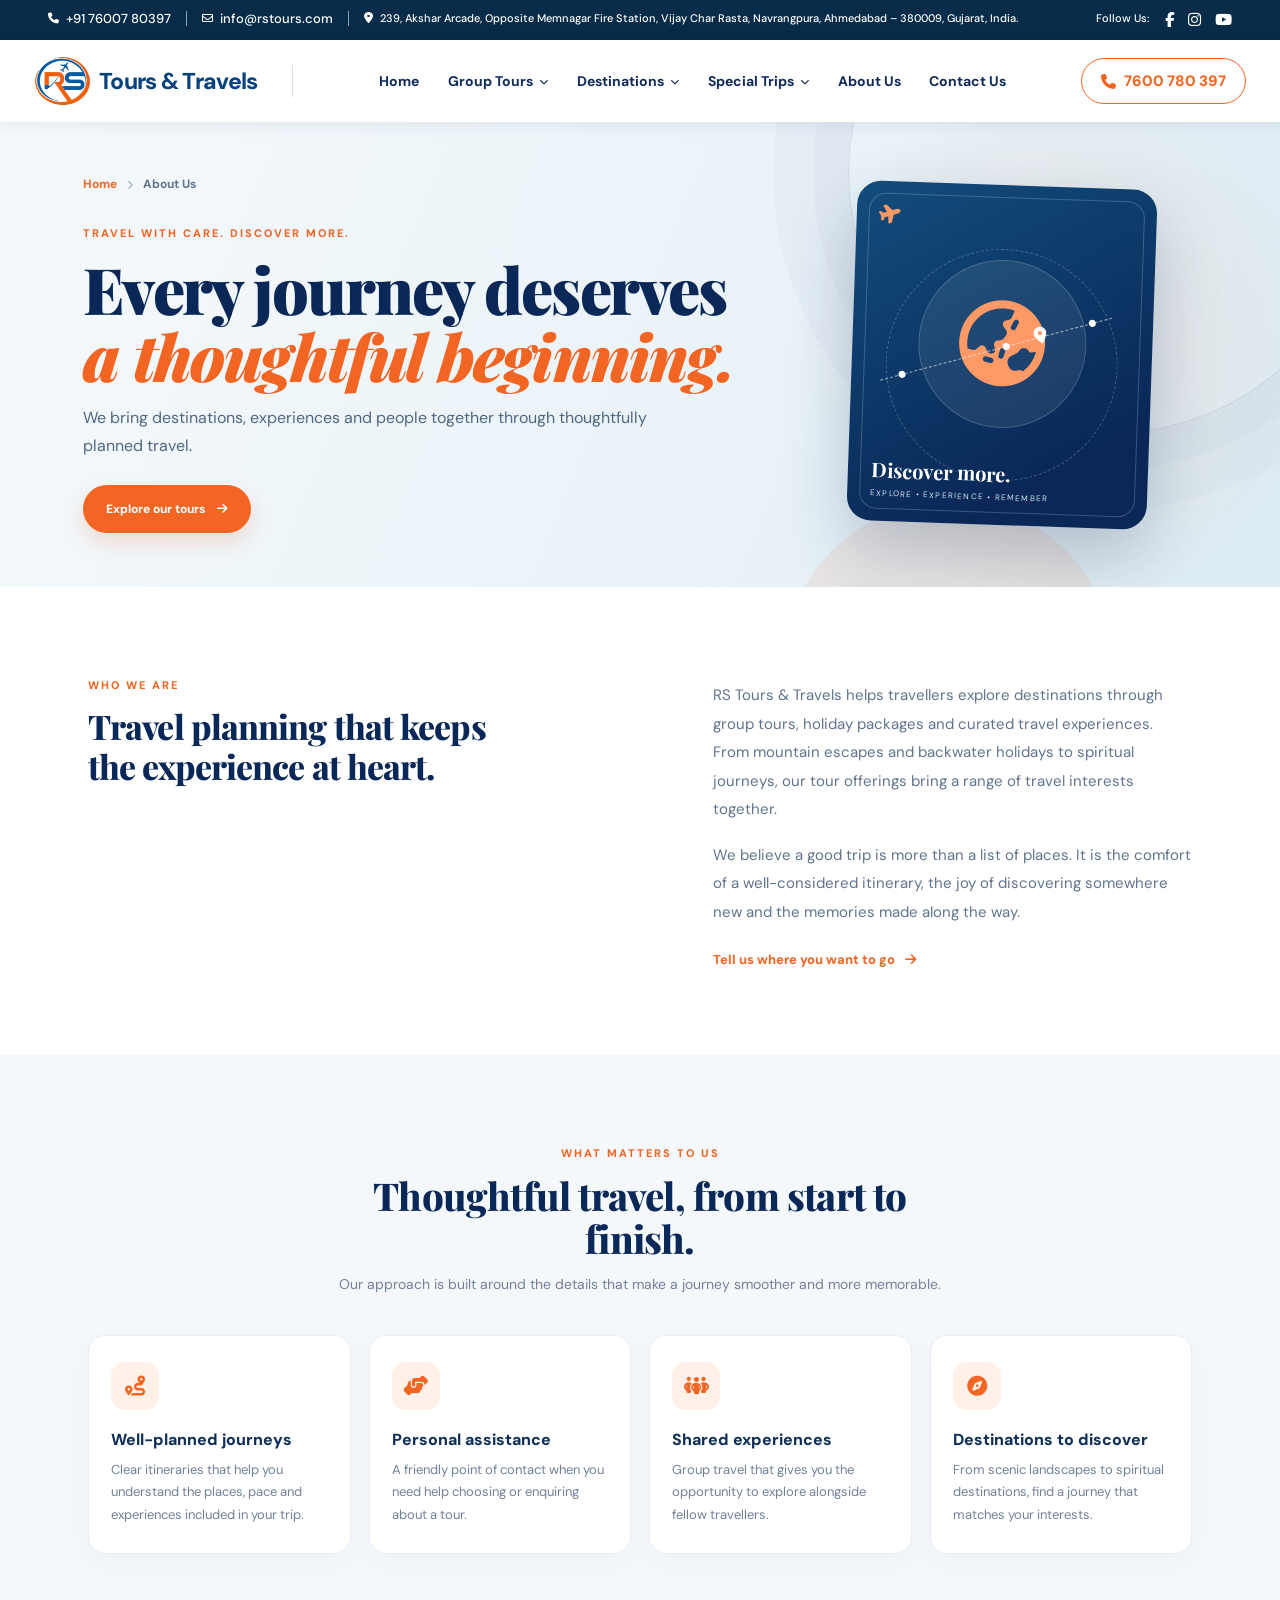
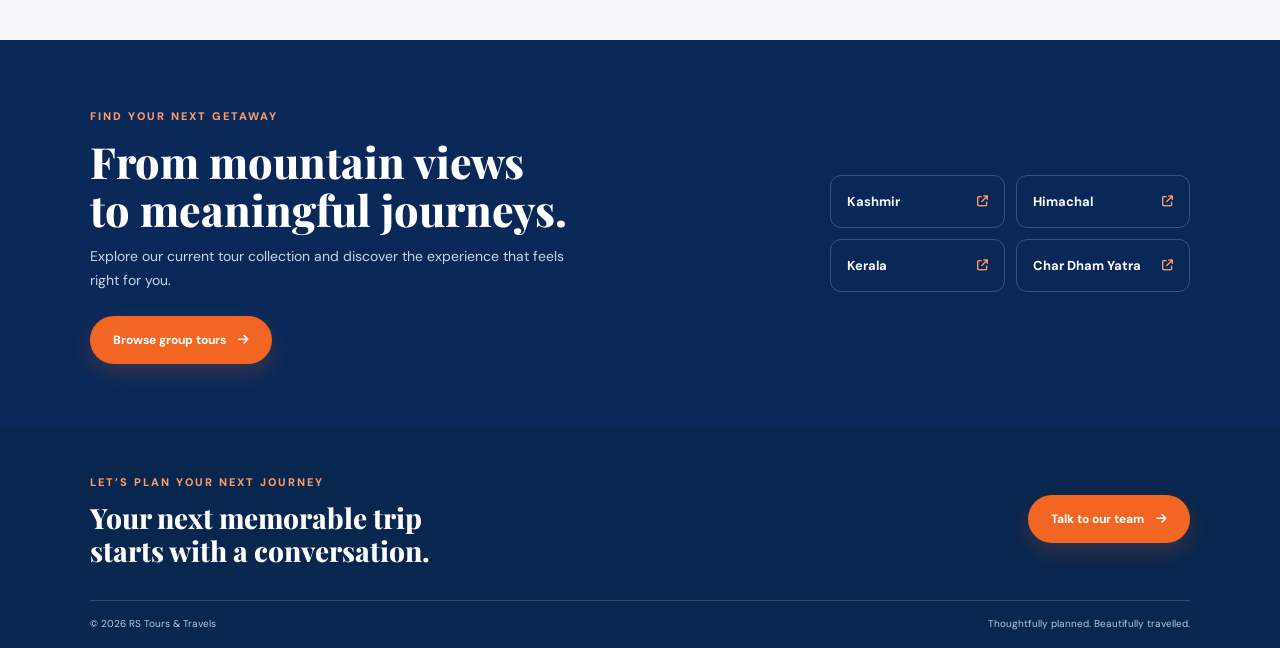
<file: about-us.html>
<!doctype html><html lang="en"><head><meta charset="UTF-8"><meta name="viewport" content="width=device-width, initial-scale=1.0">
<meta name="description" content="Learn about RS Tours & Travels and our approach to thoughtfully planned group tours and holiday experiences."><title>About Us | RS Tours &amp; Travels</title>
<link rel="preconnect" href="https://fonts.googleapis.com"><link rel="preconnect" href="https://fonts.gstatic.com" crossorigin>
<link href="https://fonts.googleapis.com/css2?family=DM+Sans:wght@400;500;600;700;800&family=Playfair+Display:wght@700;800;900&display=swap" rel="stylesheet">
<link rel="stylesheet" href="https://cdnjs.cloudflare.com/ajax/libs/font-awesome/6.5.2/css/all.min.css"><link rel="stylesheet" href="css/style.css"><link rel="stylesheet" href="css/shared.css"><link rel="stylesheet" href="css/info-pages.css"></head><body class="info-page"><div class="top-strip"><div class="top-strip-inner"><div class="top-contact"><a href="tel:+917600780397"><i class="fa-solid fa-phone"></i> +91 76007 80397</a><i class="top-separator"></i><a href="mailto:info@rstours.com"><i class="fa-regular fa-envelope"></i> info@rstours.com</a><i class="top-separator"></i><span class="top-address"><i class="fa-solid fa-location-dot"></i> 239, Akshar Arcade, Opposite Memnagar Fire Station, Vijay Char Rasta, Navrangpura, Ahmedabad – 380009, Gujarat, India.</span></div><div class="socials"><span>Follow Us:</span><a href="#" aria-label="Facebook"><i class="fa-brands fa-facebook-f"></i></a><a href="#" aria-label="Instagram"><i class="fa-brands fa-instagram"></i></a><a href="#" aria-label="YouTube"><i class="fa-brands fa-youtube"></i></a></div></div></div><header class="site-header"><div class="nav-wrap">
<a class="brand" href="index.html" aria-label="RS Tours and Travels home"><img class="brand-logo" src="images/rs-logo-mark.webp" alt="RS Tours &amp; Travels logo"><span class="brand-name">Tours &amp; Travels</span></a><span class="brand-divider"></span>
<button class="menu-toggle" aria-label="Toggle navigation" aria-expanded="false"><span class="menu-icon"><i class="fa-solid fa-bars"></i></span></button>
<nav class="main-nav" aria-label="Main navigation">
<a class="nav-link" href="index.html">Home</a>
<div class="nav-dropdown"><a class="nav-link" href="group-tours.html">Group Tours <i class="fa-solid fa-chevron-down"></i></a><div class="submenu">
<a href="kerala-itinerary.html">Kerala Group Tour</a><a href="haridwar-itinerary.html">Haridwar &amp; North India Tour</a><a href="nainital-itinerary.html">Nainital &amp; Uttarakhand Tour</a><a href="himachal-itinerary.html">Himachal Group Tour</a><a href="kashmir-itinerary.html">Kashmir Group Tour</a><a href="braj-spiritual-itinerary.html">Braj Spiritual Tour</a><a href="chardham-itinerary.html">Char Dham Yatra</a>
</div></div>
<div class="nav-dropdown"><a class="nav-link" href="index.html#destinations">Destinations <i class="fa-solid fa-chevron-down"></i></a><div class="submenu"><a href="kashmir-itinerary.html">Kashmir</a><a href="himachal-itinerary.html">Himachal</a><a href="nainital-itinerary.html">Nainital &amp; Uttarakhand</a><a href="kerala-itinerary.html">Kerala</a><a href="haridwar-itinerary.html">Haridwar &amp; North India</a><a href="braj-spiritual-itinerary.html">Braj Spiritual</a><a href="chardham-itinerary.html">Char Dham Yatra</a></div></div>
<div class="nav-dropdown"><a class="nav-link" href="index.html#special">Special Trips <i class="fa-solid fa-chevron-down"></i></a><div class="submenu"><a href="index.html#special">Honeymoon Trips</a><a href="index.html#special">Ladies’ Special</a><a href="index.html#special">Senior Citizen Tours</a><a href="index.html#special">Corporate Tours</a></div></div>
<a class="nav-link" href="about-us.html">About Us</a><a class="nav-link" href="contact-us.html">Contact Us</a>
</nav><a class="phone-pill" href="tel:+917600780397"><i class="fa-solid fa-phone"></i><span>7600 780 397</span></a></div></header><main>
<section class="info-hero about-hero"><div class="info-hero-inner"><div class="info-breadcrumb"><a href="index.html">Home</a><i class="fa-solid fa-chevron-right"></i><span>About Us</span></div><span class="info-eyebrow">TRAVEL WITH CARE. DISCOVER MORE.</span><h1>Every journey deserves<br><em>a thoughtful beginning.</em></h1><p>We bring destinations, experiences and people together through thoughtfully planned travel.</p><a class="info-primary-btn" href="group-tours.html">Explore our tours <i class="fa-solid fa-arrow-right"></i></a></div><div class="hero-deco" aria-hidden="true">
  <div class="hero-deco-top"><span>RS TOURS &amp; TRAVELS</span><i class="fa-solid fa-plane"></i></div>
  <div class="hero-deco-globe"><i class="fa-solid fa-earth-asia"></i></div>
  <div class="hero-deco-route"><span></span><span></span><span></span><i class="fa-solid fa-location-dot"></i></div>
  <div class="hero-deco-bottom"><b>Discover more.</b><small>Explore • Experience • Remember</small></div>
</div></section>
<section class="info-section about-intro"><div class="info-section-heading"><span class="info-eyebrow">WHO WE ARE</span><h2><span class="heading-line">Travel planning that keeps</span><span class="heading-line">the experience at heart.</span></h2></div><div class="about-intro-copy"><p>RS Tours &amp; Travels helps travellers explore destinations through group tours, holiday packages and curated travel experiences. From mountain escapes and backwater holidays to spiritual journeys, our tour offerings bring a range of travel interests together.</p><p>We believe a good trip is more than a list of places. It is the comfort of a well-considered itinerary, the joy of discovering somewhere new and the memories made along the way.</p><a class="text-link" href="contact-us.html">Tell us where you want to go <i class="fa-solid fa-arrow-right"></i></a></div></section>
<section class="about-values"><div class="info-section"><div class="info-section-heading centered"><span class="info-eyebrow">WHAT MATTERS TO US</span><h2>Thoughtful travel, from start to finish.</h2><p>Our approach is built around the details that make a journey smoother and more memorable.</p></div><div class="value-grid">
<article class="value-card"><span><i class="fa-solid fa-route"></i></span><h3>Well-planned journeys</h3><p>Clear itineraries that help you understand the places, pace and experiences included in your trip.</p></article>
<article class="value-card"><span><i class="fa-solid fa-handshake-angle"></i></span><h3>Personal assistance</h3><p>A friendly point of contact when you need help choosing or enquiring about a tour.</p></article>
<article class="value-card"><span><i class="fa-solid fa-people-group"></i></span><h3>Shared experiences</h3><p>Group travel that gives you the opportunity to explore alongside fellow travellers.</p></article>
<article class="value-card"><span><i class="fa-solid fa-compass"></i></span><h3>Destinations to discover</h3><p>From scenic landscapes to spiritual destinations, find a journey that matches your interests.</p></article>
</div></div></section>
<section class="about-destinations"><div><span class="info-eyebrow">FIND YOUR NEXT GETAWAY</span><h2>From mountain views<br>to meaningful journeys.</h2><p>Explore our current tour collection and discover the experience that feels right for you.</p><a class="info-primary-btn" href="group-tours.html">Browse group tours <i class="fa-solid fa-arrow-right"></i></a></div><div class="destination-chips"><a href="kashmir-itinerary.html">Kashmir <i class="fa-solid fa-arrow-up-right-from-square"></i></a><a href="himachal-itinerary.html">Himachal <i class="fa-solid fa-arrow-up-right-from-square"></i></a><a href="kerala-itinerary.html">Kerala <i class="fa-solid fa-arrow-up-right-from-square"></i></a><a href="chardham-itinerary.html">Char Dham Yatra <i class="fa-solid fa-arrow-up-right-from-square"></i></a></div></section>
</main><footer class="info-footer"><div class="info-footer-inner"><div><span class="info-eyebrow">LET’S PLAN YOUR NEXT JOURNEY</span><h2>Your next memorable trip<br>starts with a conversation.</h2></div><a class="info-primary-btn" href="contact-us.html">Talk to our team <i class="fa-solid fa-arrow-right"></i></a></div><div class="info-footer-bottom"><span>© <span class="current-year"></span> RS Tours &amp; Travels</span><span>Thoughtfully planned. Beautifully travelled.</span></div></footer><script src="js/shared.js"></script><script src="js/info-pages.js"></script></body></html>
</file>
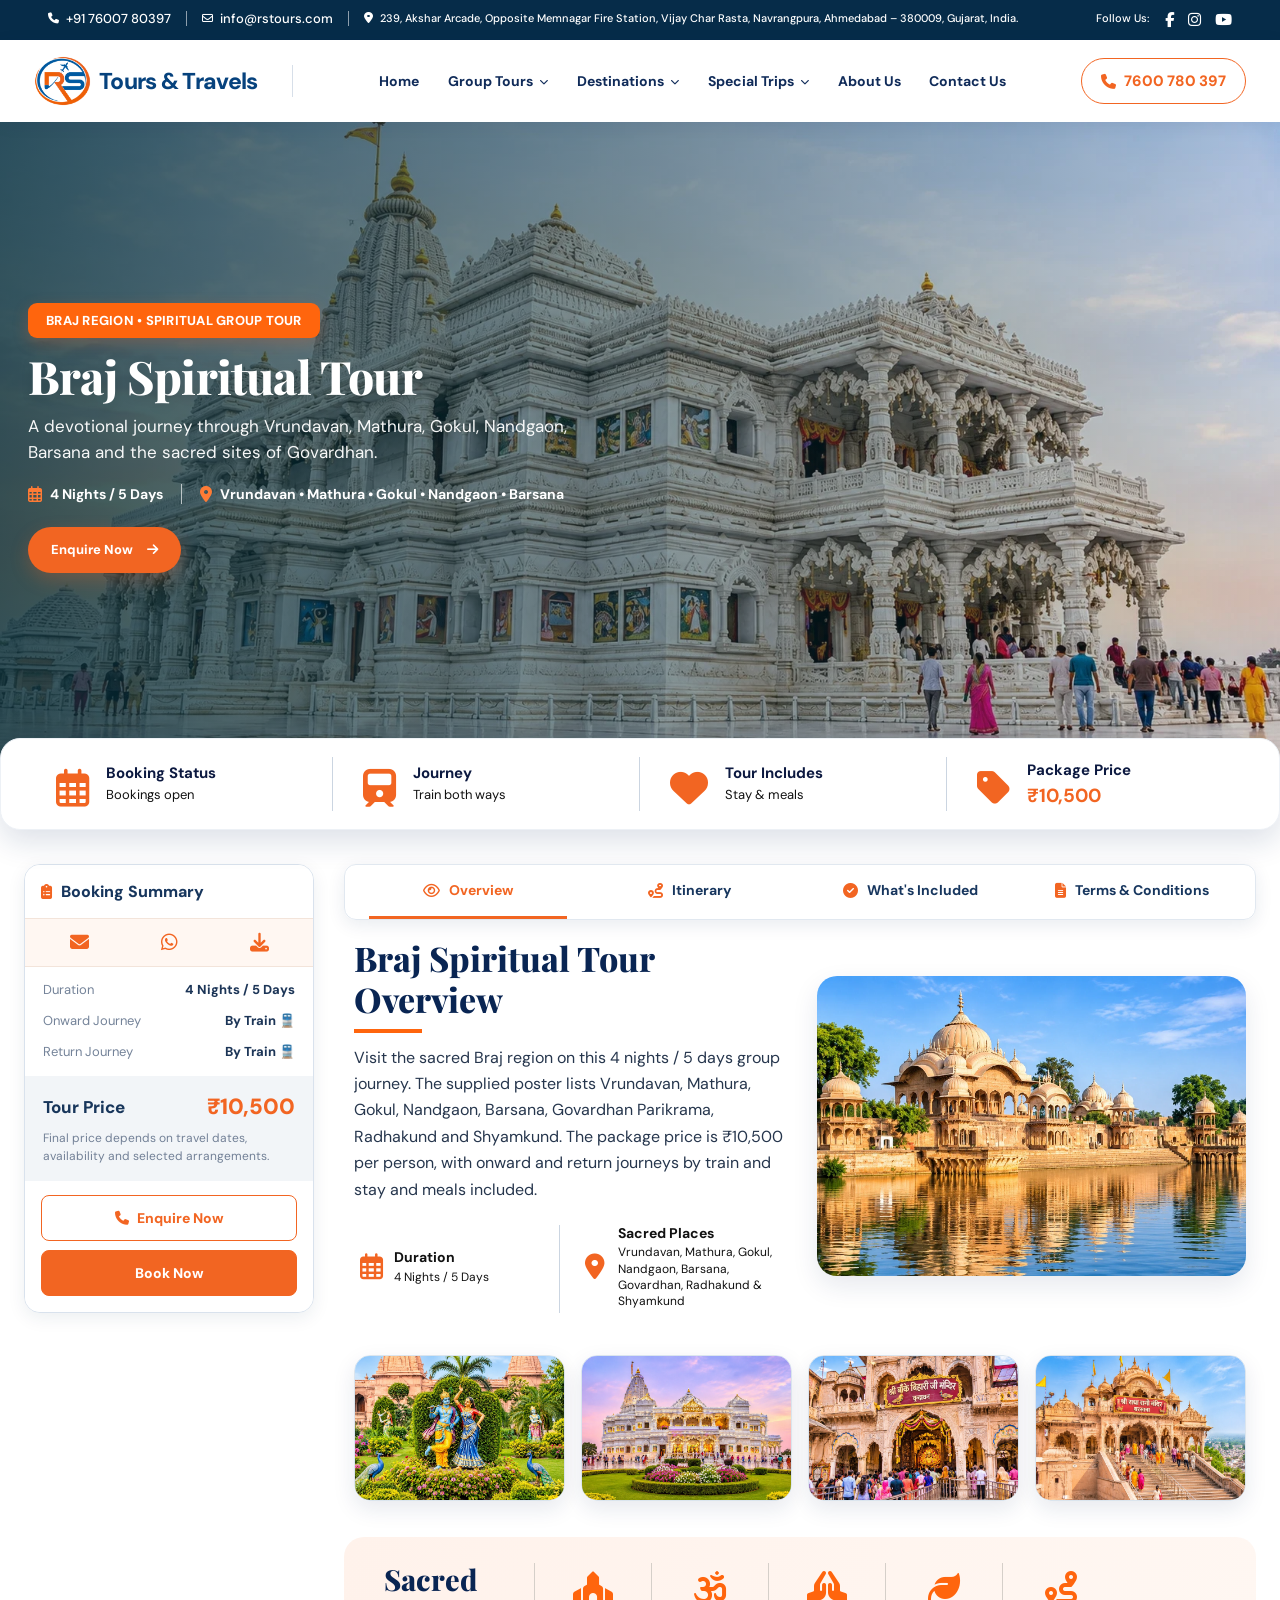
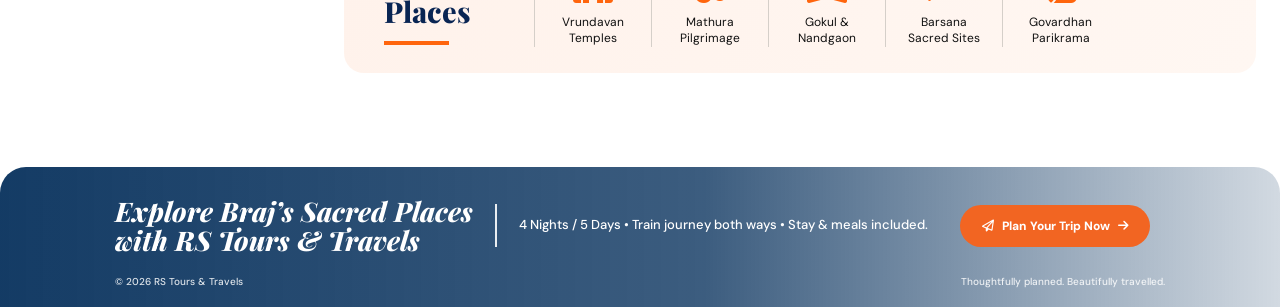
<file: braj-spiritual-itinerary.html>
<!DOCTYPE html>

<html lang="en">
<head>
<meta charset="utf-8"/><meta content="width=device-width, initial-scale=1.0" name="viewport"/>
<title>Braj Spiritual Tour | RS Tours &amp; Travels</title>
<meta content="Explore Vrundavan, Mathura and the sacred Braj places on a 4 nights / 5 days spiritual group tour." name="description"/>
<link href="https://fonts.googleapis.com" rel="preconnect"/><link crossorigin="" href="https://fonts.gstatic.com" rel="preconnect"/>
<link href="https://fonts.googleapis.com/css2?family=DM+Sans:wght@400;500;600;700;800&amp;family=Playfair+Display:wght@700;800&amp;display=swap" rel="stylesheet"/>
<link href="https://cdnjs.cloudflare.com/ajax/libs/font-awesome/6.5.2/css/all.min.css" rel="stylesheet"/><link href="css/kerala-itinerary.css" rel="stylesheet"/>
<link href="css/shared.css" rel="stylesheet"/><link href="css/braj-spiritual-itinerary.css" rel="stylesheet"/></head>
<body>
<div class="top-strip"><div class="top-strip-inner"><div class="top-contact"><a href="tel:+917600780397"><i class="fa-solid fa-phone"></i> +91 76007 80397</a><i class="top-separator"></i><a href="mailto:info@rstours.com"><i class="fa-regular fa-envelope"></i> info@rstours.com</a><i class="top-separator"></i><span class="top-address"><i class="fa-solid fa-location-dot"></i> 239, Akshar Arcade, Opposite Memnagar Fire Station, Vijay Char Rasta, Navrangpura, Ahmedabad – 380009, Gujarat, India.</span></div><div class="socials"><span>Follow Us:</span><a href="#" aria-label="Facebook"><i class="fa-brands fa-facebook-f"></i></a><a href="#" aria-label="Instagram"><i class="fa-brands fa-instagram"></i></a><a href="#" aria-label="YouTube"><i class="fa-brands fa-youtube"></i></a></div></div></div>
<header class="site-header"><div class="nav-wrap">
<a class="brand" href="/" aria-label="RS Tours and Travels home"><img class="brand-logo" src="images/rs-logo-mark.webp" alt="RS Tours &amp; Travels logo"><span class="brand-name">Tours &amp; Travels</span></a><span class="brand-divider"></span>
<button class="menu-toggle" aria-label="Toggle navigation" aria-expanded="false"><span class="menu-icon"><i class="fa-solid fa-bars"></i></span></button>
<nav class="main-nav" aria-label="Main navigation">
<a class="nav-link" href="/RS-Tour/">Home</a>
<div class="nav-dropdown"><a class="nav-link" href="group-tours.html">Group Tours <i class="fa-solid fa-chevron-down"></i></a><div class="submenu">
<a href="kerala-itinerary.html">Kerala Group Tour</a>
<a href="haridwar-itinerary.html">Haridwar &amp; North India Tour</a>
<a href="nainital-itinerary.html">Nainital &amp; Uttarakhand Tour</a>
<a href="himachal-itinerary.html">Himachal Group Tour</a>
<a href="kashmir-itinerary.html">Kashmir Group Tour</a>
<a href="braj-spiritual-itinerary.html">Braj Spiritual Tour</a>
<a href="chardham-itinerary.html">Char Dham Yatra</a>
</div></div>
<div class="nav-dropdown"><a class="nav-link" href="index.html#destinations">Destinations <i class="fa-solid fa-chevron-down"></i></a><div class="submenu">
<a href="kashmir-itinerary.html">Kashmir</a>
<a href="himachal-itinerary.html">Himachal</a>
<a href="nainital-itinerary.html">Nainital &amp; Uttarakhand</a>
<a href="kerala-itinerary.html">Kerala</a>
<a href="haridwar-itinerary.html">Haridwar &amp; North India</a>
<a href="braj-spiritual-itinerary.html">Braj Spiritual</a>
<a href="chardham-itinerary.html">Char Dham Yatra</a>
</div></div>
<div class="nav-dropdown"><a class="nav-link" href="index.html#special">Special Trips <i class="fa-solid fa-chevron-down"></i></a><div class="submenu"><a href="index.html#special">Honeymoon Trips</a><a href="index.html#special">Ladies’ Special</a><a href="index.html#special">Senior Citizen Tours</a><a href="index.html#special">Corporate Tours</a></div></div>
<a class="nav-link" href="about-us.html">About Us</a><a class="nav-link" href="contact-us.html">Contact Us</a>
</nav><a class="phone-pill" href="tel:7600780397"><i class="fa-solid fa-phone"></i><span>7600 780 397</span></a></div></header>
<main>
<section class="tour-hero braj-spiritual-hero"><div class="hero-content"><span class="eyebrow">BRAJ REGION • SPIRITUAL GROUP TOUR</span><h1>Braj Spiritual Tour</h1><p>A devotional journey through Vrundavan, Mathura, Gokul, Nandgaon, Barsana and the sacred sites of Govardhan.</p><div class="hero-meta"><span><i class="fa-regular fa-calendar-days"></i> &nbsp;4 Nights / 5 Days</span><i></i><span><i class="fa-solid fa-location-dot"></i> &nbsp;Vrundavan • Mathura • Gokul • Nandgaon • Barsana</span></div><div class="hero-actions"><a class="orange-btn" href="#contact">Enquire Now  <i class="fa-solid fa-arrow-right" aria-hidden="true"></i></a></div></div></section>
<section class="quick-facts"><div class="fact"><span><i class="fa-regular fa-calendar-days"></i></span><div><b>Booking Status</b><small>Bookings open</small></div></div><div class="fact"><span><i class="fa-solid fa-train"></i></span><div><b>Journey</b><small>Train both ways</small></div></div><div class="fact"><span><i class="fa-solid fa-heart"></i></span><div><b>Tour Includes</b><small>Stay &amp; meals</small></div></div><div class="fact"><span><i class="fa-solid fa-tag"></i></span><div><b>Package Price</b><strong>₹10,500</strong></div></div></section>
<div class="tour-detail-layout">
<aside class="tour-side-rail">
<div aria-label="Tour information" class="section-tabs" role="tablist">
<a aria-controls="panel-overview" aria-selected="true" class="active" href="#overview" id="tab-overview" role="tab" tabindex="0"><i class="fa-regular fa-eye"></i><span>Overview</span></a>
<a aria-controls="panel-itinerary" aria-selected="false" href="#itinerary" id="tab-itinerary" role="tab" tabindex="-1"><i class="fa-solid fa-route"></i><span>Itinerary</span></a>
<a aria-controls="panel-inclusions" aria-selected="false" href="#inclusions" id="tab-inclusions" role="tab" tabindex="-1"><i class="fa-solid fa-circle-check"></i><span>What's Included</span></a>
<a aria-controls="panel-terms" aria-selected="false" href="#terms" id="tab-terms" role="tab" tabindex="-1"><i class="fa-solid fa-file-lines"></i><span>Terms &amp; Conditions</span></a>
</div>
<section class="booking-summary-card">
<div class="booking-card-heading">
<h3><i class="fa-solid fa-clipboard-list"></i> Booking Summary</h3>
</div>
<div aria-label="Itinerary actions" class="booking-actions-toolbar">
<a aria-label="Email Braj Spiritual Tour itinerary" href="mailto:info@rstours.com?subject=Braj%20Spiritual%20Tour%20Itinerary%20Request" title="Email itinerary"><i class="fa-solid fa-envelope"></i></a>
<a aria-label="Share Braj Spiritual Tour itinerary on WhatsApp" href="https://wa.me/917600780397?text=Please%20share%20the%20Braj%20Spiritual%20Tour%20itinerary" rel="noopener" target="_blank" title="WhatsApp"><i class="fa-brands fa-whatsapp"></i></a>
<a aria-label="Download or print itinerary" href="#itinerary" onclick="window.print(); return false;" title="Download itinerary"><i class="fa-solid fa-download"></i></a>
</div>
<div class="booking-rows">
<div><span>Duration</span><b>4 Nights / 5 Days</b></div>
<div><span>Onward Journey</span><b>By Train 🚆</b></div>
<div><span>Return Journey</span><b>By Train 🚆</b></div>
</div>
<div class="booking-price">
<div><b>Tour Price</b><strong>₹10,500</strong></div>
<small>Final price depends on travel dates, availability and selected arrangements.</small>
</div>
<div class="booking-actions">
<a class="booking-outline" href="tel:7600780397"><i class="fa-solid fa-phone"></i> Enquire Now</a>
<a class="booking-primary" href="mailto:info@rstours.com?subject=Booking%20Request%20-%20Braj%20Spiritual%20Tour">Book Now</a>
</div>
</section>
</aside>
<div class="tour-detail-content" id="tour-tab-panels">
<section aria-labelledby="tab-overview" class="tour-tab-panel is-active" id="panel-overview" role="tabpanel">
<section class="overview content-width" id="overview"><div class="overview-copy"><h2>Braj Spiritual Tour Overview</h2><p>Visit the sacred Braj region on this 4 nights / 5 days group journey. The supplied poster lists Vrundavan, Mathura, Gokul, Nandgaon, Barsana, Govardhan Parikrama, Radhakund and Shyamkund. The package price is ₹10,500 per person, with onward and return journeys by train and stay and meals included.</p><div class="overview-meta"><span><i class="fa-regular fa-calendar-days"></i> <b>Duration</b><small>4 Nights / 5 Days</small></span><span><i class="fa-solid fa-location-dot"></i> <b>Sacred Places</b><small>Vrundavan, Mathura, Gokul, Nandgaon, Barsana, Govardhan, Radhakund &amp; Shyamkund</small></span></div></div><img alt="Traditional temple complex beside a reflecting waterbody in the Braj region" class="overview-image" src="images/braj-overview-vrindavan-govardhan.webp"/></section>
<section class="braj-photo-strip content-width" aria-label="Braj spiritual tour photographs">
<img src="images/braj-overview-radha-krishna-garden.webp" alt="Radha and Krishna garden statues in the Braj region" loading="lazy"/>
<img src="images/braj-overview-prem-mandir.webp" alt="Prem Mandir white marble temple in Vrindavan" loading="lazy"/>
<img src="images/braj-overview-banke-bihari.webp" alt="Banke Bihari Temple entrance in Vrindavan" loading="lazy"/>
<img src="images/braj-overview-radha-rani-barsana.webp" alt="Radha Rani Temple in Barsana" loading="lazy"/>
</section>
<section class="highlights content-width"><h2>Sacred<br/>Places<span></span></h2>
<div><b><i class="fa-solid fa-place-of-worship"></i></b><small>Vrundavan<br/>Temples</small></div>
<div><b><i class="fa-solid fa-om"></i></b><small>Mathura<br/>Pilgrimage</small></div>
<div><b><i class="fa-solid fa-hands-praying"></i></b><small>Gokul &amp;<br/>Nandgaon</small></div>
<div><b><i class="fa-solid fa-leaf"></i></b><small>Barsana<br/>Sacred Sites</small></div>
<div><b><i class="fa-solid fa-route"></i></b><small>Govardhan<br/>Parikrama</small></div></section>
</section>
<section aria-labelledby="tab-itinerary" class="tour-tab-panel" hidden="" id="panel-itinerary" role="tabpanel">
<section class="itinerary content-width" id="itinerary">
<div class="section-head"><h2>Tour Itinerary</h2><button id="expand-all">Expand All ＋</button></div>
<p class="itinerary-note">Suggested day-wise outline based on the sacred places listed on the poster. Temple darshan timings and the final sequence should be confirmed with the tour team.</p><div class="day-list"><details open><summary><span>Day 1</span><b>Arrival in Mathura – Vrundavan</b></summary><p>Arrive in the Braj region, check in and visit selected temples in Mathura and Vrundavan.</p></details><details><summary><span>Day 2</span><b>Vrundavan Temple Visits</b></summary><p>Spend the day visiting Vrundavan’s principal temples and sacred places. Darshan timings may vary.</p></details><details><summary><span>Day 3</span><b>Gokul – Nandgaon – Barsana</b></summary><p>Explore Gokul, Nandgaon and Barsana, associated with the life and traditions of Shri Krishna and Radha.</p></details><details><summary><span>Day 4</span><b>Govardhan Parikrama – Radhakund – Shyamkund</b></summary><p>Undertake the planned Govardhan Parikrama and visit Radhakund and Shyamkund, subject to the group schedule.</p></details><details><summary><span>Day 5</span><b>Departure</b></summary><p>Complete the final darshan or local visit as time permits and begin the return train journey.</p></details></div></section></section>
<section aria-labelledby="tab-inclusions" class="tour-tab-panel" hidden="" id="panel-inclusions" role="tabpanel">
<section class="include-exclude content-width"><article class="include-box" id="inclusion"><h2><i class="fa-solid fa-circle-check"></i> &nbsp;Tour Price Includes</h2><ul><li>Stay / accommodation (as stated on the tour poster).</li><li>Meals (as stated on the tour poster).</li><li>Onward journey by train.</li><li>Return journey by train.</li></ul></article><article class="exclude-box" id="exclusion"><h2><i class="fa-solid fa-circle-info"></i> &nbsp;Details to Confirm</h2><ul><li>Exact hotel category and room-sharing arrangement.</li><li>Meal plan and meal count.</li><li>Airport and railway station transfers.</li><li>Entry tickets, local transport and sightseeing inclusions.</li><li>Any additional charges or personal expenses.</li></ul></article></section>
</section>
<section aria-labelledby="tab-terms" class="tour-tab-panel" hidden="" id="panel-terms" role="tabpanel">
<section class="terms content-width" id="terms"><h2>Terms &amp; Conditions</h2><div class="terms-grid"><details open=""><summary><i class="fa-solid fa-file-lines"></i> &nbsp;Documents Required</summary><p>Carry valid government-issued photo identification. Confirm any additional documents required for train travel with the tour team.</p></details><details open=""><summary><i class="fa-solid fa-circle-info"></i> &nbsp;Departure Dates</summary><p>The poster states that Bookings are open. Confirm the exact departure date and seat availability before payment.</p></details><details open=""><summary><i class="fa-solid fa-train"></i> &nbsp;Train Journey</summary><p>Both onward and return journeys are by train as stated on the poster. Confirm train timings, boarding stations, coach details and reporting information before departure.</p></details><details open=""><summary><i class="fa-solid fa-triangle-exclamation"></i> &nbsp;Important Note</summary><p>Final route order, hotel details, meals, inclusions, exclusions and payment terms should be confirmed with RS Tours &amp; Travels before booking.</p></details></div></section></section>
</div>
</div>
</main>
<footer class="footer-cta" id="contact"><div class="footer-inner"><h2>Explore Braj’s Sacred Places<br/>with RS Tours &amp; Travels</h2><span class="footer-divider"></span><p>4 Nights / 5 Days • Train journey both ways • Stay &amp; meals included.</p><a class="btn" href="mailto:info@rstours.com?subject=Braj%20Spiritual%20Tour%20Enquiry"><i class="fa-regular fa-paper-plane"></i> Plan Your Trip Now <i class="fa-solid fa-arrow-right"></i></a></div><div class="footer-bottom"><span>© <span class="current-year"></span> RS Tours &amp; Travels</span><span>Thoughtfully planned. Beautifully travelled.</span></div></footer>
<script src="js/shared.js"></script><script src="js/kerala-itinerary.js"></script>
</body></html>
</file>
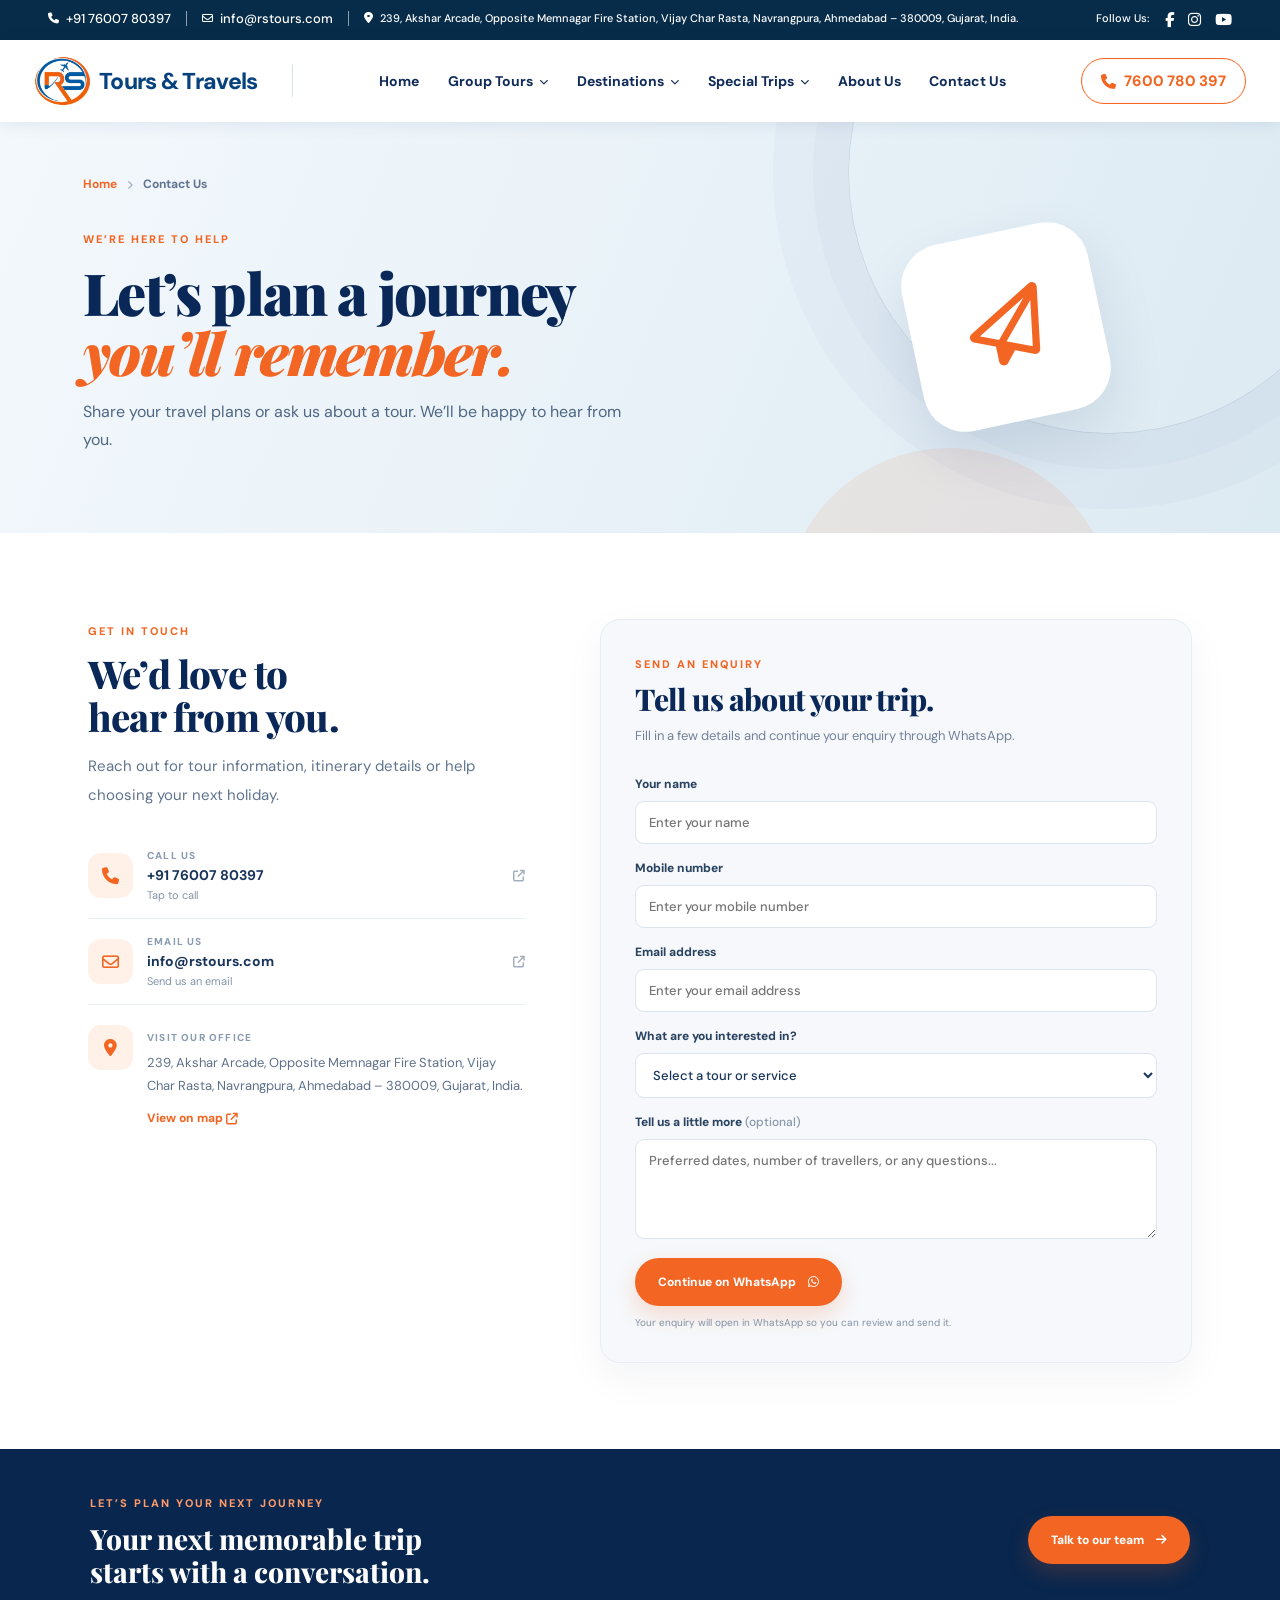
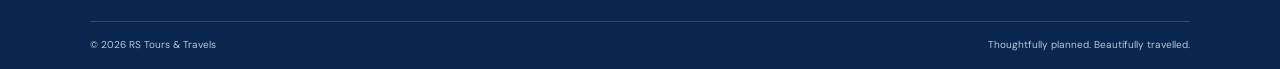
<file: contact-us.html>
<!doctype html><html lang="en"><head><meta charset="UTF-8"><meta name="viewport" content="width=device-width, initial-scale=1.0">
<meta name="description" content="Contact RS Tours & Travels in Ahmedabad for group tour packages, itinerary information and travel enquiries."><title>Contact Us | RS Tours &amp; Travels</title>
<link rel="preconnect" href="https://fonts.googleapis.com"><link rel="preconnect" href="https://fonts.gstatic.com" crossorigin>
<link href="https://fonts.googleapis.com/css2?family=DM+Sans:wght@400;500;600;700;800&family=Playfair+Display:wght@700;800;900&display=swap" rel="stylesheet">
<link rel="stylesheet" href="https://cdnjs.cloudflare.com/ajax/libs/font-awesome/6.5.2/css/all.min.css"><link rel="stylesheet" href="css/style.css"><link rel="stylesheet" href="css/shared.css"><link rel="stylesheet" href="css/info-pages.css"></head><body class="info-page"><div class="top-strip"><div class="top-strip-inner"><div class="top-contact"><a href="tel:+917600780397"><i class="fa-solid fa-phone"></i> +91 76007 80397</a><i class="top-separator"></i><a href="mailto:info@rstours.com"><i class="fa-regular fa-envelope"></i> info@rstours.com</a><i class="top-separator"></i><span class="top-address"><i class="fa-solid fa-location-dot"></i> 239, Akshar Arcade, Opposite Memnagar Fire Station, Vijay Char Rasta, Navrangpura, Ahmedabad – 380009, Gujarat, India.</span></div><div class="socials"><span>Follow Us:</span><a href="#" aria-label="Facebook"><i class="fa-brands fa-facebook-f"></i></a><a href="#" aria-label="Instagram"><i class="fa-brands fa-instagram"></i></a><a href="#" aria-label="YouTube"><i class="fa-brands fa-youtube"></i></a></div></div></div><header class="site-header"><div class="nav-wrap">
<a class="brand" href="index.html" aria-label="RS Tours and Travels home"><img class="brand-logo" src="images/rs-logo-mark.webp" alt="RS Tours &amp; Travels logo"><span class="brand-name">Tours &amp; Travels</span></a><span class="brand-divider"></span>
<button class="menu-toggle" aria-label="Toggle navigation" aria-expanded="false"><span class="menu-icon"><i class="fa-solid fa-bars"></i></span></button>
<nav class="main-nav" aria-label="Main navigation">
<a class="nav-link" href="index.html">Home</a>
<div class="nav-dropdown"><a class="nav-link" href="group-tours.html">Group Tours <i class="fa-solid fa-chevron-down"></i></a><div class="submenu">
<a href="kerala-itinerary.html">Kerala Group Tour</a><a href="haridwar-itinerary.html">Haridwar &amp; North India Tour</a><a href="nainital-itinerary.html">Nainital &amp; Uttarakhand Tour</a><a href="himachal-itinerary.html">Himachal Group Tour</a><a href="kashmir-itinerary.html">Kashmir Group Tour</a><a href="braj-spiritual-itinerary.html">Braj Spiritual Tour</a><a href="chardham-itinerary.html">Char Dham Yatra</a>
</div></div>
<div class="nav-dropdown"><a class="nav-link" href="index.html#destinations">Destinations <i class="fa-solid fa-chevron-down"></i></a><div class="submenu"><a href="kashmir-itinerary.html">Kashmir</a><a href="himachal-itinerary.html">Himachal</a><a href="nainital-itinerary.html">Nainital &amp; Uttarakhand</a><a href="kerala-itinerary.html">Kerala</a><a href="haridwar-itinerary.html">Haridwar &amp; North India</a><a href="braj-spiritual-itinerary.html">Braj Spiritual</a><a href="chardham-itinerary.html">Char Dham Yatra</a></div></div>
<div class="nav-dropdown"><a class="nav-link" href="index.html#special">Special Trips <i class="fa-solid fa-chevron-down"></i></a><div class="submenu"><a href="index.html#special">Honeymoon Trips</a><a href="index.html#special">Ladies’ Special</a><a href="index.html#special">Senior Citizen Tours</a><a href="index.html#special">Corporate Tours</a></div></div>
<a class="nav-link" href="about-us.html">About Us</a><a class="nav-link" href="contact-us.html">Contact Us</a>
</nav><a class="phone-pill" href="tel:+917600780397"><i class="fa-solid fa-phone"></i><span>7600 780 397</span></a></div></header><main>
<section class="info-hero contact-hero"><div class="info-hero-inner"><div class="info-breadcrumb"><a href="index.html">Home</a><i class="fa-solid fa-chevron-right"></i><span>Contact Us</span></div><span class="info-eyebrow">WE’RE HERE TO HELP</span><h1>Let’s plan a journey<br><em>you’ll remember.</em></h1><p>Share your travel plans or ask us about a tour. We’ll be happy to hear from you.</p></div><div class="contact-hero-mark"><i class="fa-regular fa-paper-plane"></i></div></section>
<section class="contact-layout info-section"><div class="contact-details"><span class="info-eyebrow">GET IN TOUCH</span><h2>We’d love to<br>hear from you.</h2><p>Reach out for tour information, itinerary details or help choosing your next holiday.</p>
<a class="contact-detail-card" href="tel:+917600780397"><span class="contact-detail-icon"><i class="fa-solid fa-phone"></i></span><span><small>CALL US</small><b>+91 76007 80397</b><em>Tap to call</em></span><i class="fa-solid fa-arrow-up-right-from-square"></i></a>
<a class="contact-detail-card" href="mailto:info@rstours.com"><span class="contact-detail-icon"><i class="fa-regular fa-envelope"></i></span><span><small>EMAIL US</small><b>info@rstours.com</b><em>Send us an email</em></span><i class="fa-solid fa-arrow-up-right-from-square"></i></a>
<div class="contact-address"><span class="contact-detail-icon"><i class="fa-solid fa-location-dot"></i></span><div><small>VISIT OUR OFFICE</small><p>239, Akshar Arcade, Opposite Memnagar Fire Station, Vijay Char Rasta, Navrangpura, Ahmedabad – 380009, Gujarat, India.</p><a href="https://www.google.com/maps/search/?api=1&amp;query=239%2C%20Akshar%20Arcade%2C%20Opposite%20Memnagar%20Fire%20Station%2C%20Vijay%20Char%20Rasta%2C%20Navrangpura%2C%20Ahmedabad%20380009" target="_blank" rel="noopener">View on map <i class="fa-solid fa-arrow-up-right-from-square"></i></a></div></div>
</div>
<div class="contact-form-panel"><span class="info-eyebrow">SEND AN ENQUIRY</span><h2>Tell us about your trip.</h2><p>Fill in a few details and continue your enquiry through WhatsApp.</p>
<form id="travel-enquiry-form" class="travel-enquiry-form">
<label for="enquiry-name">Your name</label><input id="enquiry-name" name="name" type="text" placeholder="Enter your name" required>
<label for="enquiry-phone">Mobile number</label><input id="enquiry-phone" name="phone" type="tel" inputmode="tel" placeholder="Enter your mobile number" required>
<label for="enquiry-email">Email address</label><input id="enquiry-email" name="email" type="email" placeholder="Enter your email address">
<label for="enquiry-interest">What are you interested in?</label><select id="enquiry-interest" name="interest" required><option value="">Select a tour or service</option><option>Group Tours</option><option>Kerala</option><option>Haridwar &amp; North India</option><option>Nainital &amp; Uttarakhand</option><option>Himachal</option><option>Kashmir</option><option>Braj Spiritual Tour</option><option>Char Dham Yatra</option><option>Honeymoon / Special Tour</option><option>Other travel enquiry</option></select>
<label for="enquiry-message">Tell us a little more <span>(optional)</span></label><textarea id="enquiry-message" name="message" rows="4" placeholder="Preferred dates, number of travellers, or any questions..."></textarea>
<button class="info-primary-btn" type="submit">Continue on WhatsApp <i class="fa-brands fa-whatsapp"></i></button><small class="form-note">Your enquiry will open in WhatsApp so you can review and send it.</small>
</form></div></section>
</main><footer class="info-footer"><div class="info-footer-inner"><div><span class="info-eyebrow">LET’S PLAN YOUR NEXT JOURNEY</span><h2>Your next memorable trip<br>starts with a conversation.</h2></div><a class="info-primary-btn" href="contact-us.html">Talk to our team <i class="fa-solid fa-arrow-right"></i></a></div><div class="info-footer-bottom"><span>© <span class="current-year"></span> RS Tours &amp; Travels</span><span>Thoughtfully planned. Beautifully travelled.</span></div></footer><script src="js/shared.js"></script><script src="js/info-pages.js"></script></body></html>
</file>
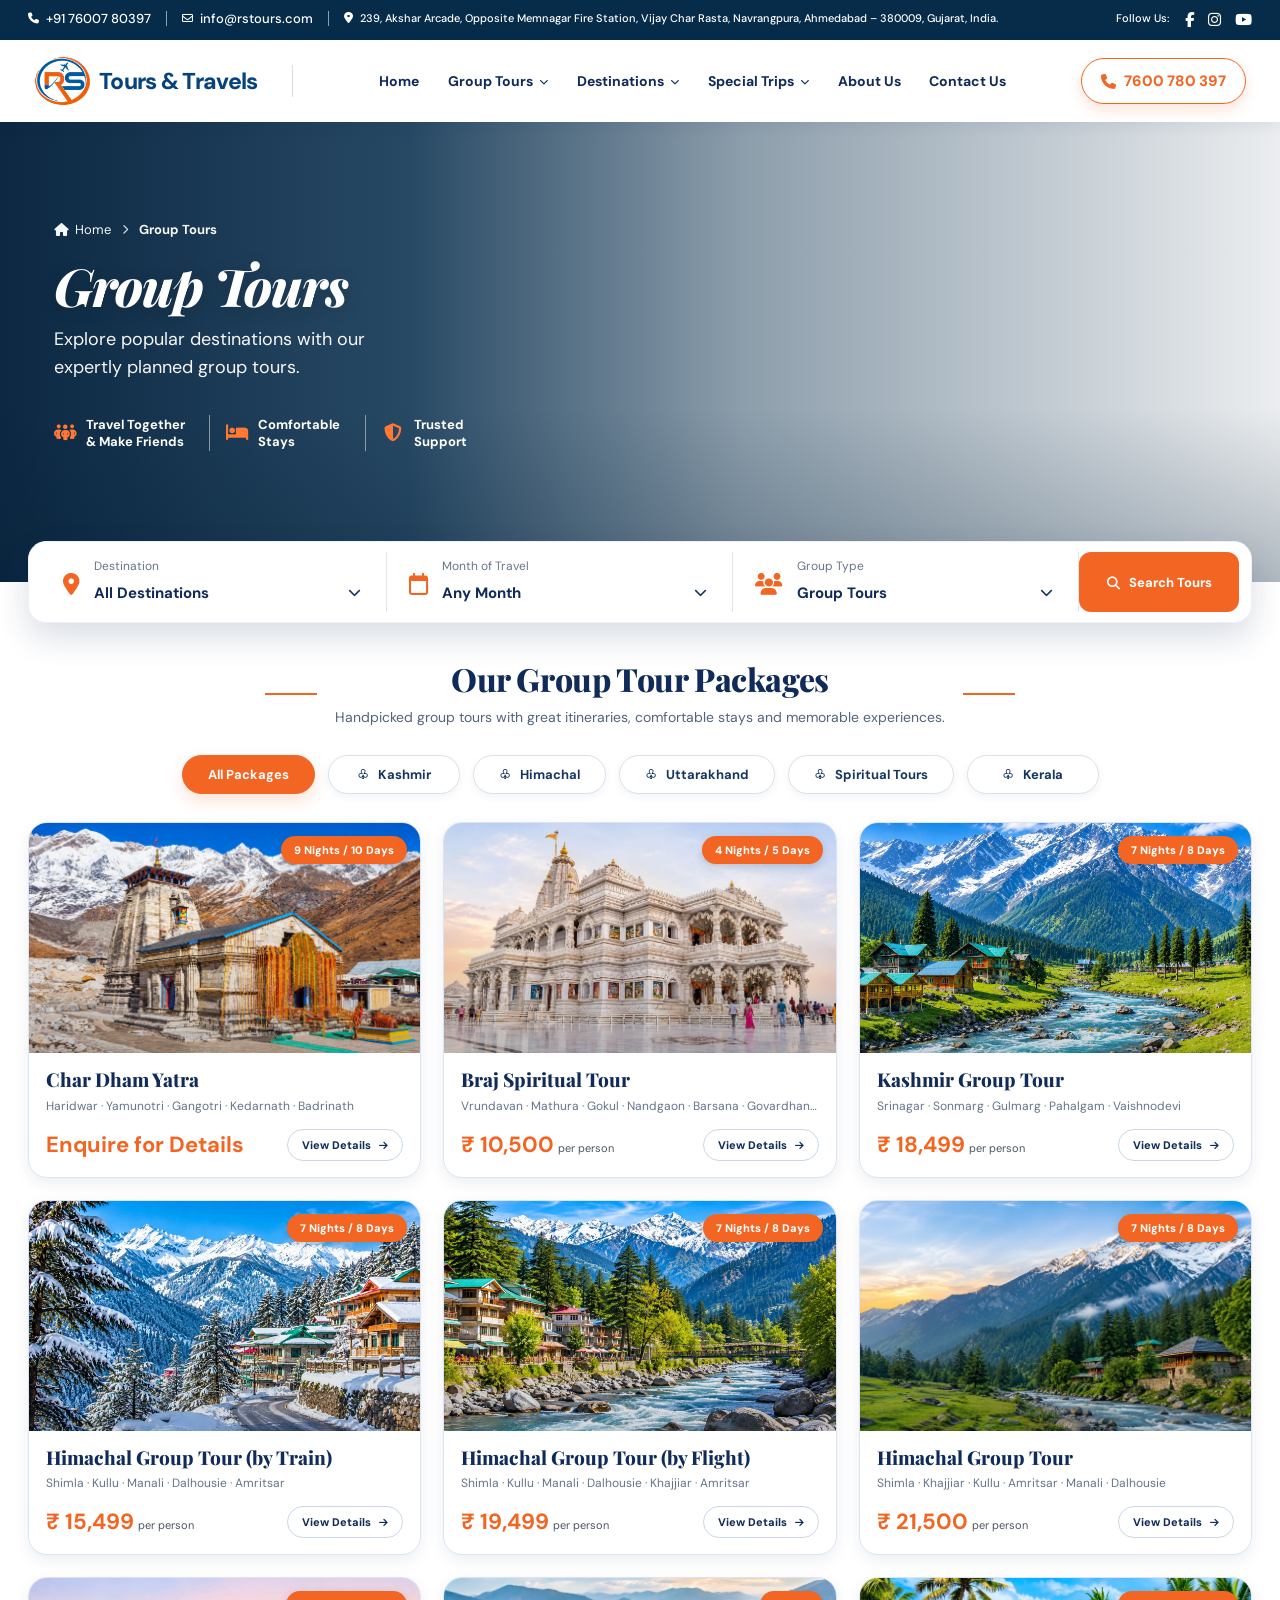
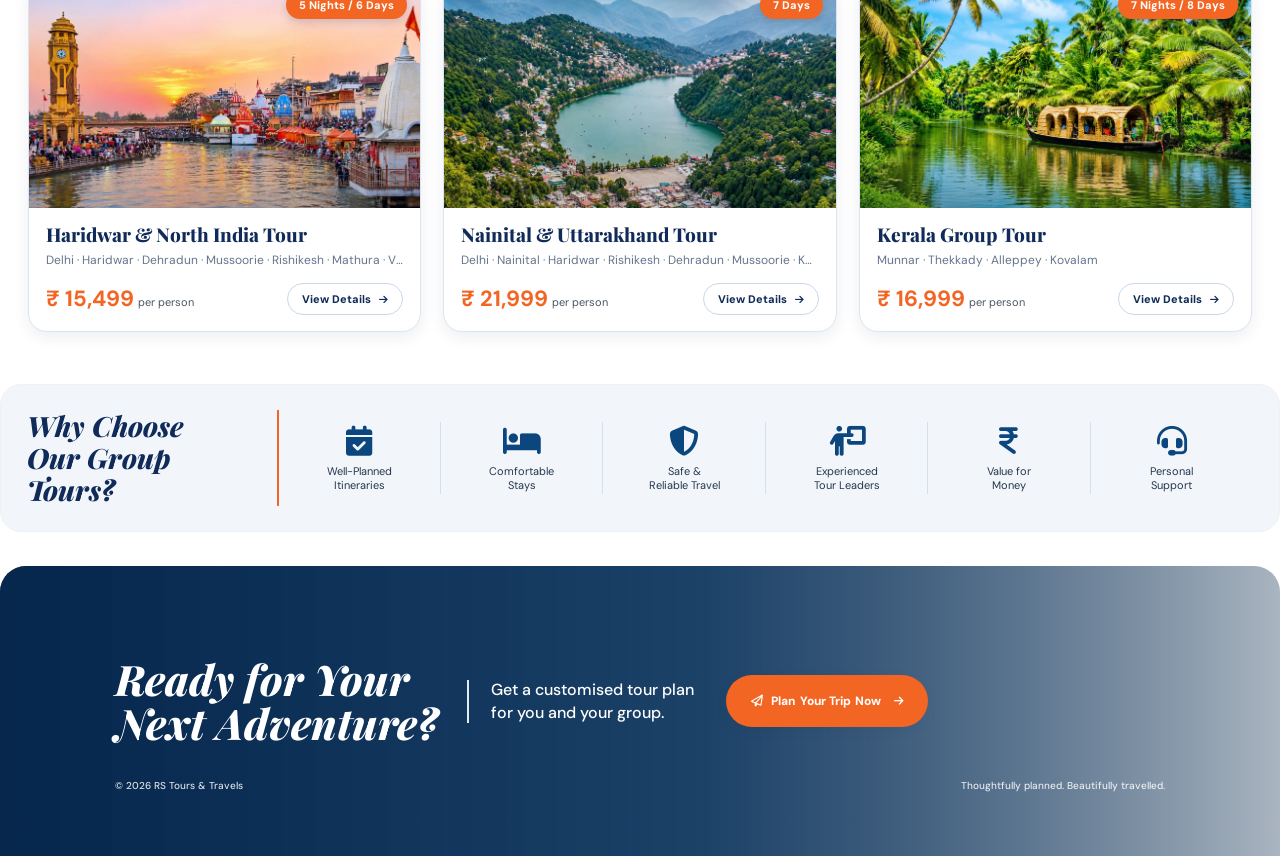
<file: group-tours.html>
<!DOCTYPE html>

<html lang="en"><head><meta charset="utf-8"/><meta content="width=device-width, initial-scale=1.0" name="viewport"/>
<title>Group Tour Packages | RS Tours &amp; Travels</title><meta content="Explore expertly planned group tour packages with RS Tours &amp; Travels." name="description"/>
<link href="https://fonts.googleapis.com" rel="preconnect"/><link crossorigin="" href="https://fonts.gstatic.com" rel="preconnect"/><link href="https://fonts.googleapis.com/css2?family=DM+Sans:wght@400;500;600;700;800&amp;family=Playfair+Display:wght@700;800;900&amp;display=swap" rel="stylesheet"/>
<link href="https://cdnjs.cloudflare.com/ajax/libs/font-awesome/6.5.2/css/all.min.css" rel="stylesheet"/><link href="css/style.css" rel="stylesheet"/><link href="css/group-tours.css" rel="stylesheet"/><link href="css/shared.css" rel="stylesheet"/></head>
<body class="group-page">
<div class="top-strip"><div class="top-strip-inner"><div class="top-contact"><a href="tel:+917600780397"><i class="fa-solid fa-phone"></i> +91 76007 80397</a><i class="top-separator"></i><a href="mailto:info@rstours.com"><i class="fa-regular fa-envelope"></i> info@rstours.com</a><i class="top-separator"></i><span class="top-address"><i class="fa-solid fa-location-dot"></i> 239, Akshar Arcade, Opposite Memnagar Fire Station, Vijay Char Rasta, Navrangpura, Ahmedabad – 380009, Gujarat, India.</span></div><div class="socials"><span>Follow Us:</span><a href="#" aria-label="Facebook"><i class="fa-brands fa-facebook-f"></i></a><a href="#" aria-label="Instagram"><i class="fa-brands fa-instagram"></i></a><a href="#" aria-label="YouTube"><i class="fa-brands fa-youtube"></i></a></div></div></div>
<header class="site-header"><div class="nav-wrap">
<a class="brand" href="/" aria-label="RS Tours and Travels home"><img class="brand-logo" src="images/rs-logo-mark.webp" alt="RS Tours &amp; Travels logo"><span class="brand-name">Tours &amp; Travels</span></a><span class="brand-divider"></span>
<button class="menu-toggle" aria-label="Toggle navigation" aria-expanded="false"><span class="menu-icon"><i class="fa-solid fa-bars"></i></span></button>
<nav class="main-nav" aria-label="Main navigation">
<a class="nav-link" href="/RS-Tour/">Home</a>
<div class="nav-dropdown"><a class="nav-link" href="group-tours.html">Group Tours <i class="fa-solid fa-chevron-down"></i></a><div class="submenu">
<a href="kerala-itinerary.html">Kerala Group Tour</a>
<a href="haridwar-itinerary.html">Haridwar &amp; North India Tour</a>
<a href="nainital-itinerary.html">Nainital &amp; Uttarakhand Tour</a>
<a href="himachal-itinerary.html">Himachal Group Tour</a>
<a href="kashmir-itinerary.html">Kashmir Group Tour</a>
<a href="braj-spiritual-itinerary.html">Braj Spiritual Tour</a>
<a href="chardham-itinerary.html">Char Dham Yatra</a>
</div></div>
<div class="nav-dropdown"><a class="nav-link" href="index.html#destinations">Destinations <i class="fa-solid fa-chevron-down"></i></a><div class="submenu">
<a href="kashmir-itinerary.html">Kashmir</a>
<a href="himachal-itinerary.html">Himachal</a>
<a href="nainital-itinerary.html">Nainital &amp; Uttarakhand</a>
<a href="kerala-itinerary.html">Kerala</a>
<a href="haridwar-itinerary.html">Haridwar &amp; North India</a>
<a href="braj-spiritual-itinerary.html">Braj Spiritual</a>
<a href="chardham-itinerary.html">Char Dham Yatra</a>
</div></div>
<div class="nav-dropdown"><a class="nav-link" href="index.html#special">Special Trips <i class="fa-solid fa-chevron-down"></i></a><div class="submenu"><a href="index.html#special">Honeymoon Trips</a><a href="index.html#special">Ladies’ Special</a><a href="index.html#special">Senior Citizen Tours</a><a href="index.html#special">Corporate Tours</a></div></div>
<a class="nav-link" href="about-us.html">About Us</a><a class="nav-link" href="contact-us.html">Contact Us</a>
</nav><a class="phone-pill" href="tel:7600780397"><i class="fa-solid fa-phone"></i><span>7600 780 397</span></a></div></header>
<main>
<section class="gt-hero"><div class="gt-hero-overlay"></div><div class="gt-hero-content"><div class="gt-breadcrumb"><a href="/"><i class="fa-solid fa-house"></i> Home</a><i class="fa-solid fa-chevron-right gt-breadcrumb-chevron" aria-hidden="true"></i><b>Group Tours</b></div><h1>Group Tours</h1><p>Explore popular destinations with our<br/> expertly planned group tours.</p><div class="gt-promises"><div class="gt-promise-item"><i class="fa-solid fa-people-group" aria-hidden="true"></i><span>Travel Together<br>&amp; Make Friends</span></div><span class="gt-promise-divider" aria-hidden="true"></span><div class="gt-promise-item"><i class="fa-solid fa-bed" aria-hidden="true"></i><span>Comfortable<br>Stays</span></div><span class="gt-promise-divider" aria-hidden="true"></span><div class="gt-promise-item"><i class="fa-solid fa-shield-halved" aria-hidden="true"></i><span>Trusted<br>Support</span></div></div></div></section>
<section class="gt-search-wrap"><form class="gt-search" id="tour-search">
<label><span><i class="fa-solid fa-location-dot"></i></span><span><small>Destination</small><select id="destination-select"><option value="All">All Destinations</option><option>Kashmir</option><option>Himachal</option><option>Uttarakhand</option><option>Spiritual Tours</option><option>Kerala</option></select></span></label>
<label><span><i class="fa-regular fa-calendar"></i></span><span><small>Month of Travel</small><select id="month-select"><option value="Any">Any Month</option><option>January</option><option>February</option><option>March</option><option>April</option><option>May</option><option>June</option><option>July</option><option>August</option><option>September</option><option>October</option><option>November</option><option>December</option></select></span></label>
<label><span><i class="fa-solid fa-users"></i></span><span><small>Group Type</small><select id="type-select"><option value="Group Tours">Group Tours</option><option value="Family">Family</option><option value="Spiritual">Spiritual Tours</option></select></span></label>
<button class="gt-search-btn" type="submit"><i class="fa-solid fa-magnifying-glass"></i>   Search Tours</button></form></section>
<section class="gt-packages-section"><div class="gt-heading"><span></span><div><h2>Our Group Tour Packages</h2><p>Handpicked group tours with great itineraries, comfortable stays and memorable experiences.</p></div><span></span></div>
<div aria-label="Filter tour packages" class="gt-tabs" role="group"><button class="active" data-dest="All">All Packages</button><button data-dest="Kashmir">♧   Kashmir</button><button data-dest="Himachal">♧   Himachal</button><button data-dest="Uttarakhand">♧   Uttarakhand</button><button data-dest="Spiritual Tours">♧   Spiritual Tours</button><button data-dest="Kerala">♧   Kerala</button></div>
<div class="gt-card-grid" id="tour-grid"></div><p class="gt-no-results" hidden="">No tours match these filters. Try another destination.</p></section>
<section class="gt-benefits"><h2>Why Choose<br/>Our Group Tours?</h2><span class="gt-benefit-sep"></span><div><b><i class="fa-solid fa-calendar-check"></i></b><small>Well-Planned<br/>Itineraries</small></div><div><b><i class="fa-solid fa-bed"></i></b><small>Comfortable<br/>Stays</small></div><div><b><i class="fa-solid fa-shield-halved"></i></b><small>Safe &amp;<br/>Reliable Travel</small></div><div><b><i class="fa-solid fa-person-chalkboard"></i></b><small>Experienced<br/>Tour Leaders</small></div><div><b><i class="fa-solid fa-indian-rupee-sign"></i></b><small>Value for<br/>Money</small></div><div><b><i class="fa-solid fa-headset"></i></b><small>Personal<br/>Support</small></div></section>

</main><footer class="footer-cta" id="contact"><div class="footer-inner"><h2>Ready for Your<br/>Next Adventure?</h2><span class="footer-divider"></span><p>Get a customised tour plan<br/>for you and your group.</p><a class="btn" href="mailto:info@rstours.com?subject=Plan%20my%20trip"><i class="fa-regular fa-paper-plane"></i> Plan Your Trip Now <i class="fa-solid fa-arrow-right"></i></a></div><div class="footer-bottom"><span>© <span class="current-year"></span> RS Tours &amp; Travels</span><span>Thoughtfully planned. Beautifully travelled.</span></div></footer>
<script src="js/shared.js"></script><script src="js/group-tours.js"></script></body></html>
</file>
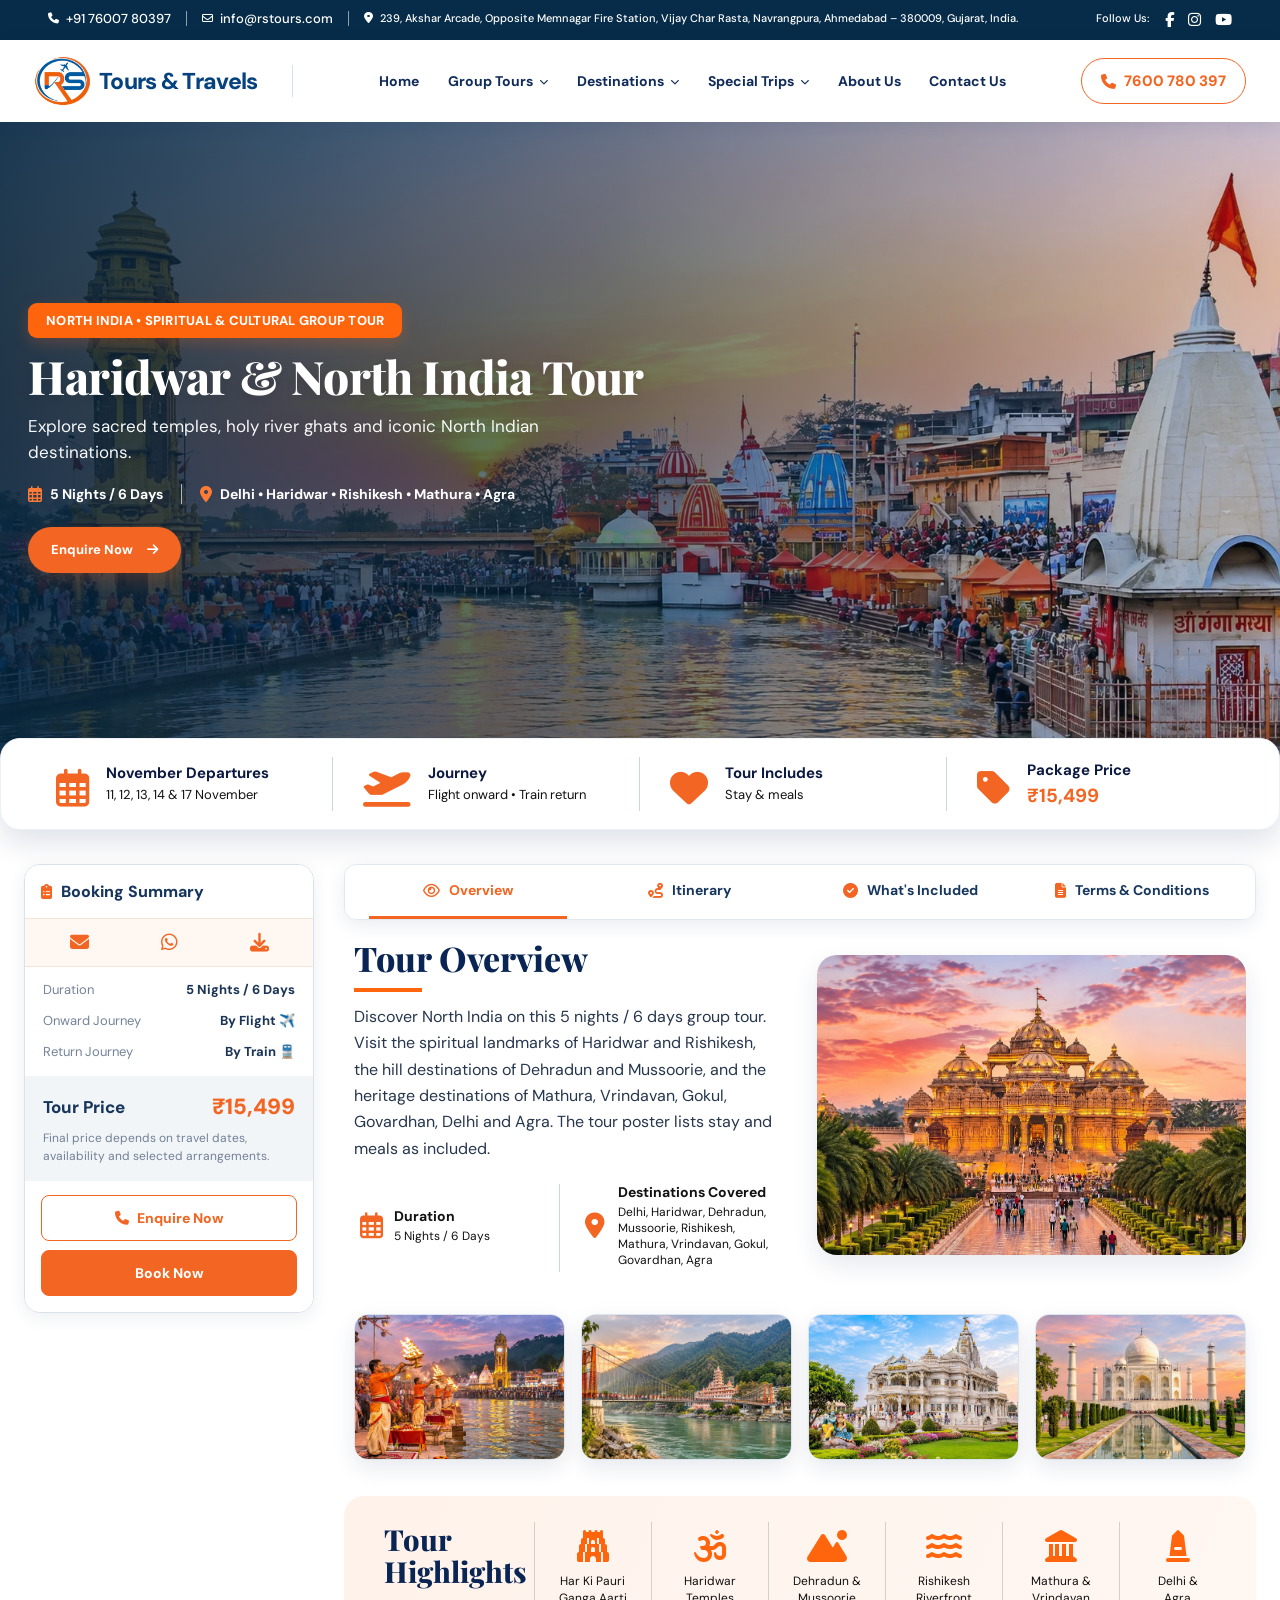
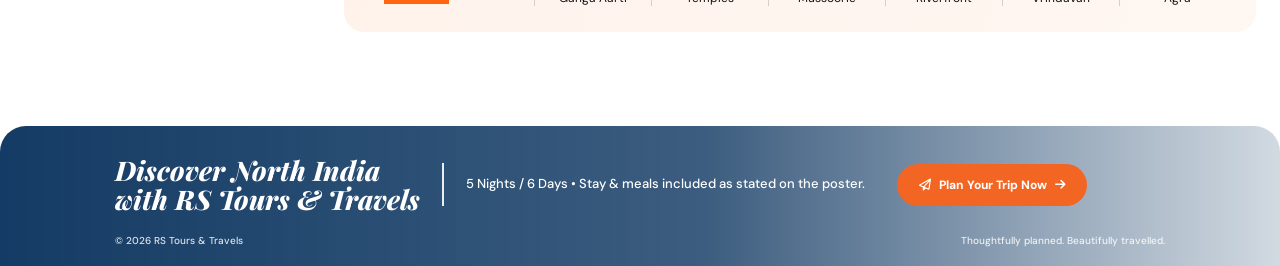
<file: haridwar-itinerary.html>
<!DOCTYPE html>

<html lang="en">
<head>
<meta charset="utf-8"/><meta content="width=device-width, initial-scale=1.0" name="viewport"/>
<title>Haridwar &amp; North India Tour | RS Tours &amp; Travels</title>
<meta content="Explore the Haridwar &amp; North India group tour: 5 nights and 6 days across Delhi, Haridwar, Dehradun, Mussoorie, Rishikesh, Mathura, Vrindavan, Gokul, Govardhan and Agra." name="description"/>
<link href="https://fonts.googleapis.com" rel="preconnect"/><link crossorigin="" href="https://fonts.gstatic.com" rel="preconnect"/>
<link href="https://fonts.googleapis.com/css2?family=DM+Sans:wght@400;500;600;700;800&amp;family=Playfair+Display:wght@700;800&amp;display=swap" rel="stylesheet"/>
<link href="https://cdnjs.cloudflare.com/ajax/libs/font-awesome/6.5.2/css/all.min.css" rel="stylesheet"/><link href="css/kerala-itinerary.css" rel="stylesheet"/>
<link href="css/shared.css" rel="stylesheet"/><link href="css/haridwar-itinerary.css" rel="stylesheet"/></head>
<body>
<div class="top-strip"><div class="top-strip-inner"><div class="top-contact"><a href="tel:+917600780397"><i class="fa-solid fa-phone"></i> +91 76007 80397</a><i class="top-separator"></i><a href="mailto:info@rstours.com"><i class="fa-regular fa-envelope"></i> info@rstours.com</a><i class="top-separator"></i><span class="top-address"><i class="fa-solid fa-location-dot"></i> 239, Akshar Arcade, Opposite Memnagar Fire Station, Vijay Char Rasta, Navrangpura, Ahmedabad – 380009, Gujarat, India.</span></div><div class="socials"><span>Follow Us:</span><a href="#" aria-label="Facebook"><i class="fa-brands fa-facebook-f"></i></a><a href="#" aria-label="Instagram"><i class="fa-brands fa-instagram"></i></a><a href="#" aria-label="YouTube"><i class="fa-brands fa-youtube"></i></a></div></div></div>
<header class="site-header"><div class="nav-wrap">
<a class="brand" href="/" aria-label="RS Tours and Travels home"><img class="brand-logo" src="images/rs-logo-mark.webp" alt="RS Tours &amp; Travels logo"><span class="brand-name">Tours &amp; Travels</span></a><span class="brand-divider"></span>
<button class="menu-toggle" aria-label="Toggle navigation" aria-expanded="false"><span class="menu-icon"><i class="fa-solid fa-bars"></i></span></button>
<nav class="main-nav" aria-label="Main navigation">
<a class="nav-link" href="/RS-Tour/">Home</a>
<div class="nav-dropdown"><a class="nav-link" href="group-tours.html">Group Tours <i class="fa-solid fa-chevron-down"></i></a><div class="submenu">
<a href="kerala-itinerary.html">Kerala Group Tour</a>
<a href="haridwar-itinerary.html">Haridwar &amp; North India Tour</a>
<a href="nainital-itinerary.html">Nainital &amp; Uttarakhand Tour</a>
<a href="himachal-itinerary.html">Himachal Group Tour</a>
<a href="kashmir-itinerary.html">Kashmir Group Tour</a>
<a href="braj-spiritual-itinerary.html">Braj Spiritual Tour</a>
<a href="chardham-itinerary.html">Char Dham Yatra</a>
</div></div>
<div class="nav-dropdown"><a class="nav-link" href="index.html#destinations">Destinations <i class="fa-solid fa-chevron-down"></i></a><div class="submenu">
<a href="kashmir-itinerary.html">Kashmir</a>
<a href="himachal-itinerary.html">Himachal</a>
<a href="nainital-itinerary.html">Nainital &amp; Uttarakhand</a>
<a href="kerala-itinerary.html">Kerala</a>
<a href="haridwar-itinerary.html">Haridwar &amp; North India</a>
<a href="braj-spiritual-itinerary.html">Braj Spiritual</a>
<a href="chardham-itinerary.html">Char Dham Yatra</a>
</div></div>
<div class="nav-dropdown"><a class="nav-link" href="index.html#special">Special Trips <i class="fa-solid fa-chevron-down"></i></a><div class="submenu"><a href="index.html#special">Honeymoon Trips</a><a href="index.html#special">Ladies’ Special</a><a href="index.html#special">Senior Citizen Tours</a><a href="index.html#special">Corporate Tours</a></div></div>
<a class="nav-link" href="about-us.html">About Us</a><a class="nav-link" href="contact-us.html">Contact Us</a>
</nav><a class="phone-pill" href="tel:7600780397"><i class="fa-solid fa-phone"></i><span>7600 780 397</span></a></div></header>
<main>
<section class="tour-hero haridwar-hero"><div class="hero-content"><span class="eyebrow">NORTH INDIA • SPIRITUAL &amp; CULTURAL GROUP TOUR</span><h1>Haridwar &amp; North India Tour</h1><p>Explore sacred temples, holy river ghats and iconic North Indian destinations.</p><div class="hero-meta"><span><i class="fa-regular fa-calendar-days"></i> &nbsp;5 Nights / 6 Days</span><i></i><span><i class="fa-solid fa-location-dot"></i> &nbsp;Delhi • Haridwar • Rishikesh • Mathura • Agra</span></div><div class="hero-actions"><a class="orange-btn" href="#contact">Enquire Now  <i class="fa-solid fa-arrow-right" aria-hidden="true"></i></a></div></div></section>
<section class="quick-facts"><div class="fact"><span><i class="fa-regular fa-calendar-days"></i></span><div><b>November Departures</b><small>11, 12, 13, 14 &amp; 17 November</small></div></div><div class="fact"><span><i class="fa-solid fa-plane-departure"></i></span><div><b>Journey</b><small>Flight onward • Train return</small></div></div><div class="fact"><span><i class="fa-solid fa-heart"></i></span><div><b>Tour Includes</b><small>Stay &amp; meals</small></div></div><div class="fact"><span><i class="fa-solid fa-tag"></i></span><div><b>Package Price</b><strong>₹15,499</strong></div></div></section>
<div class="tour-detail-layout">
<aside class="tour-side-rail">
<div aria-label="Tour information" class="section-tabs" role="tablist">
<a aria-controls="panel-overview" aria-selected="true" class="active" href="#overview" id="tab-overview" role="tab" tabindex="0"><i class="fa-regular fa-eye"></i><span>Overview</span></a>
<a aria-controls="panel-itinerary" aria-selected="false" href="#itinerary" id="tab-itinerary" role="tab" tabindex="-1"><i class="fa-solid fa-route"></i><span>Itinerary</span></a>
<a aria-controls="panel-inclusions" aria-selected="false" href="#inclusions" id="tab-inclusions" role="tab" tabindex="-1"><i class="fa-solid fa-circle-check"></i><span>What's Included</span></a>
<a aria-controls="panel-terms" aria-selected="false" href="#terms" id="tab-terms" role="tab" tabindex="-1"><i class="fa-solid fa-file-lines"></i><span>Terms &amp; Conditions</span></a>
</div>
<section class="booking-summary-card">
<div class="booking-card-heading">
<h3><i class="fa-solid fa-clipboard-list"></i> Booking Summary</h3>
</div>
<div aria-label="Itinerary actions" class="booking-actions-toolbar">
<a aria-label="Email Haridwar tour itinerary" href="mailto:info@rstours.com?subject=Haridwar%20Tour%20Itinerary%20Request" title="Email itinerary"><i class="fa-solid fa-envelope"></i></a>
<a aria-label="Share Haridwar tour itinerary on WhatsApp" href="https://wa.me/917600780397?text=Please%20share%20the%20Haridwar%20and%20North%20India%20tour%20itinerary" rel="noopener" target="_blank" title="WhatsApp"><i class="fa-brands fa-whatsapp"></i></a>
<a aria-label="Download or print itinerary" href="#itinerary" onclick="window.print(); return false;" title="Download itinerary"><i class="fa-solid fa-download"></i></a>
</div>
<div class="booking-rows">
<div><span>Duration</span><b>5 Nights / 6 Days</b></div>
<div><span>Onward Journey</span><b>By Flight ✈️</b></div>
<div><span>Return Journey</span><b>By Train 🚆</b></div>
</div>
<div class="booking-price">
<div><b>Tour Price</b><strong>₹15,499</strong></div>
<small>Final price depends on travel dates, availability and selected arrangements.</small>
</div>
<div class="booking-actions">
<a class="booking-outline" href="tel:7600780397"><i class="fa-solid fa-phone"></i> Enquire Now</a>
<a class="booking-primary" href="mailto:info@rstours.com?subject=Booking%20Request%20-%20Haridwar%20and%20North%20India%20Tour">Book Now</a>
</div>
</section>
</aside>
<div class="tour-detail-content" id="tour-tab-panels">
<section aria-labelledby="tab-overview" class="tour-tab-panel is-active" id="panel-overview" role="tabpanel">
<section class="overview content-width" id="overview"><div class="overview-copy"><h2>Tour Overview</h2><p>Discover North India on this 5 nights / 6 days group tour. Visit the spiritual landmarks of Haridwar and Rishikesh, the hill destinations of Dehradun and Mussoorie, and the heritage destinations of Mathura, Vrindavan, Gokul, Govardhan, Delhi and Agra. The tour poster lists stay and meals as included.</p><div class="overview-meta"><span><i class="fa-regular fa-calendar-days"></i> <b>Duration</b><small>5 Nights / 6 Days</small></span><span><i class="fa-solid fa-location-dot"></i> <b>Destinations Covered</b><small>Delhi, Haridwar, Dehradun, Mussoorie, Rishikesh, Mathura, Vrindavan, Gokul, Govardhan, Agra</small></span></div></div><img alt="Akshardham Temple in Delhi with its ornate architecture and landscaped gardens" class="overview-image" src="images/overview-delhi-akshardham.webp"/></section>
<section class="haridwar-photo-strip content-width" aria-label="Tour destination photographs">
<img src="images/overview-haridwar-ganga-aarti.webp" alt="Evening Ganga Aarti ceremony at Har Ki Pauri in Haridwar"/>
<img src="images/overview-rishikesh-lakshman-jhula.webp" alt="Lakshman Jhula suspension bridge over the Ganga in Rishikesh"/>
<img src="images/overview-vrindavan-prem-mandir.webp" alt="Prem Mandir in Vrindavan with ornate white temple architecture and gardens"/>
<img src="images/overview-agra-taj-mahal.webp" alt="Taj Mahal in Agra reflected in the garden water channel"/>
</section>
<section class="highlights content-width"><h2>Tour<br/>Highlights<span></span></h2><div><b><i class="fa-solid fa-gopuram"></i></b><small>Har Ki Pauri<br/>Ganga Aarti</small></div><div><b><i class="fa-solid fa-om"></i></b><small>Haridwar<br/>Temples</small></div><div><b><i class="fa-solid fa-mountain-sun"></i></b><small>Dehradun &amp;<br/>Mussoorie</small></div><div><b><i class="fa-solid fa-water"></i></b><small>Rishikesh<br/>Riverfront</small></div><div><b><i class="fa-solid fa-landmark"></i></b><small>Mathura &amp;<br/>Vrindavan</small></div><div><b><i class="fa-solid fa-monument"></i></b><small>Delhi &amp;<br/>Agra</small></div></section>
</section>
<section aria-labelledby="tab-itinerary" class="tour-tab-panel" hidden="" id="panel-itinerary" role="tabpanel">
<section class="itinerary content-width" id="itinerary">
<div class="section-head"><h2>Tour Itinerary</h2><button id="expand-all">Expand All ＋</button></div>
<p class="itinerary-note">Suggested day-wise outline based on the destinations shown on the tour poster. Final order, travel times and hotel stops must be confirmed with RS Tours &amp; Travels.</p><div class="day-list"><details open><summary><span>Day 1</span><b>Delhi Arrival & Akshardham</b></summary><p>Arrive in Delhi, visit Akshardham if time permits, and settle in for the journey.</p></details><details><summary><span>Day 2</span><b>Delhi – Haridwar</b></summary><p>Travel to Haridwar. Visit Har Ki Pauri and enjoy the evening Ganga Aarti.</p></details><details><summary><span>Day 3</span><b>Dehradun – Mussoorie</b></summary><p>Explore Dehradun and continue to Mussoorie for local sightseeing and an overnight stay.</p></details><details><summary><span>Day 4</span><b>Rishikesh</b></summary><p>Visit Rishikesh, including the riverfront and well-known suspension bridges, then continue as arranged.</p></details><details><summary><span>Day 5</span><b>Mathura – Vrindavan – Gokul – Govardhan</b></summary><p>Explore the Braj region’s temples and sacred sites, including Mathura, Vrindavan, Gokul and Govardhan.</p></details><details><summary><span>Day 6</span><b>Agra & Departure</b></summary><p>Visit Agra and the Taj Mahal, then proceed for the onward departure as per the confirmed transport plan.</p></details></div></section>
</section>
<section aria-labelledby="tab-inclusions" class="tour-tab-panel" hidden="" id="panel-inclusions" role="tabpanel">
<section class="include-exclude content-width"><article class="include-box" id="inclusion"><h2><i class="fa-solid fa-circle-check"></i> &nbsp;Tour Price Includes</h2><ul><li>Stay / accommodation (as stated on the tour poster).</li><li>Meals (as stated on the tour poster).</li><li>Onward journey by flight.</li><li>Return journey by train.</li></ul></article><article class="exclude-box" id="exclusion"><h2><i class="fa-solid fa-circle-info"></i> &nbsp;Details to Confirm</h2><ul><li>Exact hotel category and room-sharing arrangement.</li><li>Meal plan and meal count.</li><li>Airport and railway station transfers.</li><li>Entry tickets, local transport and sightseeing inclusions.</li><li>Any additional charges or personal expenses.</li></ul></article></section>
</section>
<section aria-labelledby="tab-terms" class="tour-tab-panel" hidden="" id="panel-terms" role="tabpanel">
<section class="terms content-width" id="terms"><h2>Terms &amp; Conditions</h2><div class="terms-grid"><details open=""><summary><i class="fa-solid fa-file-lines"></i> &nbsp;Documents Required</summary><p>Carry valid government-issued photo identification. Confirm any additional documents required for flight and train travel with the tour team.</p></details><details open=""><summary><i class="fa-solid fa-circle-info"></i> &nbsp;Departure Dates</summary><p>The poster lists 11, 12, 13, 14 and 17 November, without a year. Confirm the exact departure date and seat availability before payment.</p></details><details open=""><summary><i class="fa-solid fa-plane"></i> &nbsp;Flight &amp; Train</summary><p>The poster states onward journey by flight and return journey by train. Flight and train timings, baggage rules and reporting details should be confirmed before departure.</p></details><details open=""><summary><i class="fa-solid fa-triangle-exclamation"></i> &nbsp;Important Note</summary><p>Final route order, hotel details, meals, inclusions, exclusions and payment terms should be confirmed with RS Tours &amp; Travels before booking.</p></details></div></section></section>
</div>
</div>
</main>
<footer class="footer-cta" id="contact"><div class="footer-inner"><h2>Discover North India<br/>with RS Tours &amp; Travels</h2><span class="footer-divider"></span><p>5 Nights / 6 Days • Stay &amp; meals included as stated on the poster.</p><a class="btn" href="mailto:info@rstours.com?subject=Haridwar%20Tour%20Enquiry"><i class="fa-regular fa-paper-plane"></i> Plan Your Trip Now <i class="fa-solid fa-arrow-right"></i></a></div><div class="footer-bottom"><span>© <span class="current-year"></span> RS Tours &amp; Travels</span><span>Thoughtfully planned. Beautifully travelled.</span></div></footer>
<script src="js/shared.js"></script><script src="js/kerala-itinerary.js"></script>
</body></html>
</file>
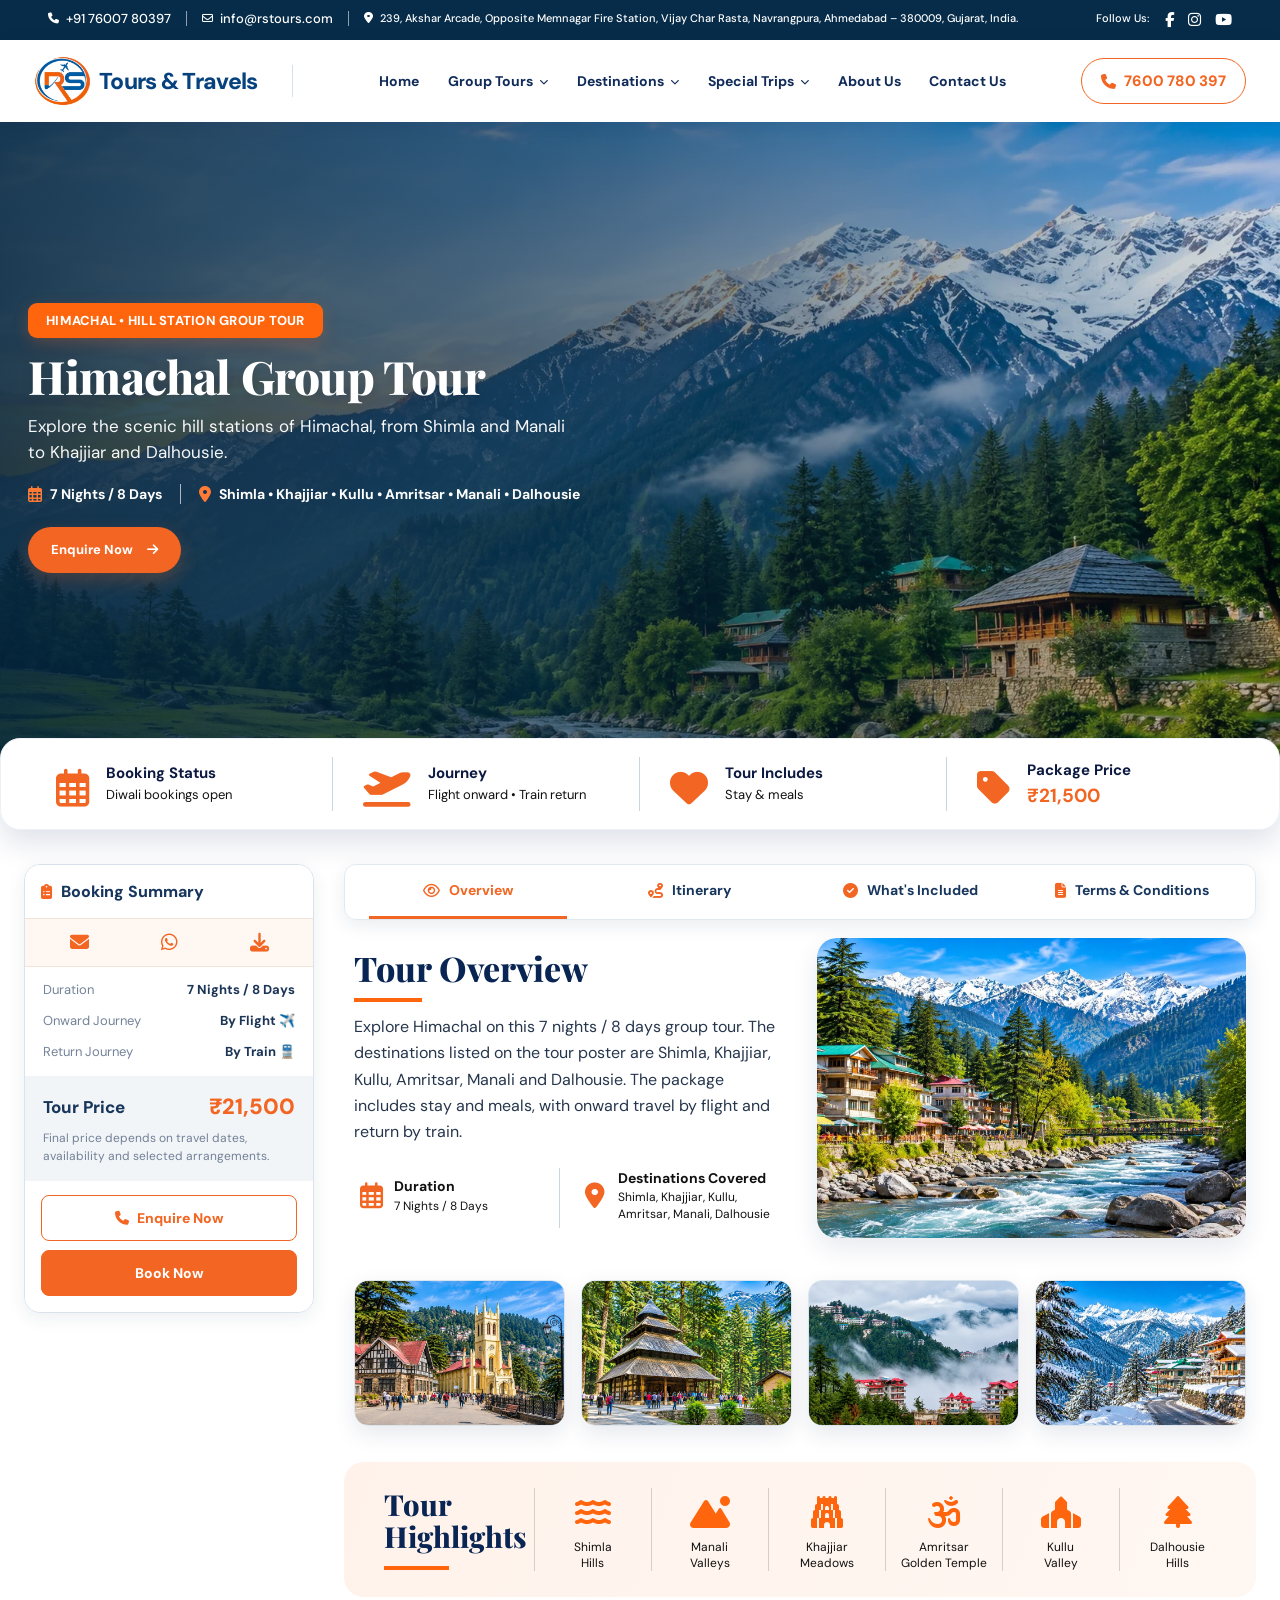
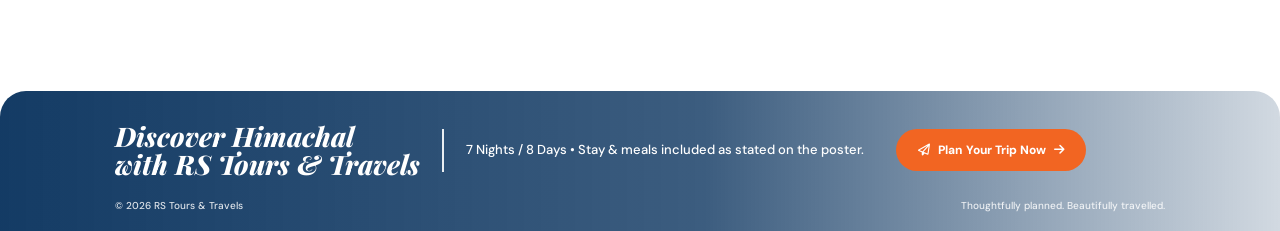
<file: himachal-itinerary.html>
<!DOCTYPE html>

<html lang="en">
<head>
<meta charset="utf-8"/><meta content="width=device-width, initial-scale=1.0" name="viewport"/>
<title>Himachal Group Tour | RS Tours &amp; Travels</title>
<meta content="Explore the Himachal group tour: 7 nights / 8 days across Shimla, Khajjiar, Kullu, Amritsar, Manali and Dalhousie." name="description"/>
<link href="https://fonts.googleapis.com" rel="preconnect"/><link crossorigin="" href="https://fonts.gstatic.com" rel="preconnect"/>
<link href="https://fonts.googleapis.com/css2?family=DM+Sans:wght@400;500;600;700;800&amp;family=Playfair+Display:wght@700;800&amp;display=swap" rel="stylesheet"/>
<link href="https://cdnjs.cloudflare.com/ajax/libs/font-awesome/6.5.2/css/all.min.css" rel="stylesheet"/><link href="css/kerala-itinerary.css" rel="stylesheet"/>
<link href="css/shared.css" rel="stylesheet"/><link href="css/himachal-itinerary.css" rel="stylesheet"/></head>
<body>
<div class="top-strip"><div class="top-strip-inner"><div class="top-contact"><a href="tel:+917600780397"><i class="fa-solid fa-phone"></i> +91 76007 80397</a><i class="top-separator"></i><a href="mailto:info@rstours.com"><i class="fa-regular fa-envelope"></i> info@rstours.com</a><i class="top-separator"></i><span class="top-address"><i class="fa-solid fa-location-dot"></i> 239, Akshar Arcade, Opposite Memnagar Fire Station, Vijay Char Rasta, Navrangpura, Ahmedabad – 380009, Gujarat, India.</span></div><div class="socials"><span>Follow Us:</span><a href="#" aria-label="Facebook"><i class="fa-brands fa-facebook-f"></i></a><a href="#" aria-label="Instagram"><i class="fa-brands fa-instagram"></i></a><a href="#" aria-label="YouTube"><i class="fa-brands fa-youtube"></i></a></div></div></div>
<header class="site-header"><div class="nav-wrap">
<a class="brand" href="/" aria-label="RS Tours and Travels home"><img class="brand-logo" src="images/rs-logo-mark.webp" alt="RS Tours &amp; Travels logo"><span class="brand-name">Tours &amp; Travels</span></a><span class="brand-divider"></span>
<button class="menu-toggle" aria-label="Toggle navigation" aria-expanded="false"><span class="menu-icon"><i class="fa-solid fa-bars"></i></span></button>
<nav class="main-nav" aria-label="Main navigation">
<a class="nav-link" href="/RS-Tour/">Home</a>
<div class="nav-dropdown"><a class="nav-link" href="group-tours.html">Group Tours <i class="fa-solid fa-chevron-down"></i></a><div class="submenu">
<a href="kerala-itinerary.html">Kerala Group Tour</a>
<a href="haridwar-itinerary.html">Haridwar &amp; North India Tour</a>
<a href="nainital-itinerary.html">Nainital &amp; Uttarakhand Tour</a>
<a href="himachal-itinerary.html">Himachal Group Tour</a>
<a href="kashmir-itinerary.html">Kashmir Group Tour</a>
<a href="braj-spiritual-itinerary.html">Braj Spiritual Tour</a>
<a href="chardham-itinerary.html">Char Dham Yatra</a>
</div></div>
<div class="nav-dropdown"><a class="nav-link" href="index.html#destinations">Destinations <i class="fa-solid fa-chevron-down"></i></a><div class="submenu">
<a href="kashmir-itinerary.html">Kashmir</a>
<a href="himachal-itinerary.html">Himachal</a>
<a href="nainital-itinerary.html">Nainital &amp; Uttarakhand</a>
<a href="kerala-itinerary.html">Kerala</a>
<a href="haridwar-itinerary.html">Haridwar &amp; North India</a>
<a href="braj-spiritual-itinerary.html">Braj Spiritual</a>
<a href="chardham-itinerary.html">Char Dham Yatra</a>
</div></div>
<div class="nav-dropdown"><a class="nav-link" href="index.html#special">Special Trips <i class="fa-solid fa-chevron-down"></i></a><div class="submenu"><a href="index.html#special">Honeymoon Trips</a><a href="index.html#special">Ladies’ Special</a><a href="index.html#special">Senior Citizen Tours</a><a href="index.html#special">Corporate Tours</a></div></div>
<a class="nav-link" href="about-us.html">About Us</a><a class="nav-link" href="contact-us.html">Contact Us</a>
</nav><a class="phone-pill" href="tel:7600780397"><i class="fa-solid fa-phone"></i><span>7600 780 397</span></a></div></header>
<main>
<section class="tour-hero himachal-hero"><div class="hero-content"><span class="eyebrow">HIMACHAL • HILL STATION GROUP TOUR</span><h1>Himachal Group Tour</h1><p>Explore the scenic hill stations of Himachal, from Shimla and Manali to Khajjiar and Dalhousie.</p><div class="hero-meta"><span><i class="fa-regular fa-calendar-days"></i> &nbsp;7 Nights / 8 Days</span><i></i><span><i class="fa-solid fa-location-dot"></i> &nbsp;Shimla • Khajjiar • Kullu • Amritsar • Manali • Dalhousie</span></div><div class="hero-actions"><a class="orange-btn" href="#contact">Enquire Now  <i class="fa-solid fa-arrow-right" aria-hidden="true"></i></a></div></div></section>
<section class="quick-facts"><div class="fact"><span><i class="fa-regular fa-calendar-days"></i></span><div><b>Booking Status</b><small>Diwali bookings open</small></div></div><div class="fact"><span><i class="fa-solid fa-plane-departure"></i></span><div><b>Journey</b><small>Flight onward • Train return</small></div></div><div class="fact"><span><i class="fa-solid fa-heart"></i></span><div><b>Tour Includes</b><small>Stay &amp; meals</small></div></div><div class="fact"><span><i class="fa-solid fa-tag"></i></span><div><b>Package Price</b><strong>₹21,500</strong></div></div></section>
<div class="tour-detail-layout">
<aside class="tour-side-rail">
<div aria-label="Tour information" class="section-tabs" role="tablist">
<a aria-controls="panel-overview" aria-selected="true" class="active" href="#overview" id="tab-overview" role="tab" tabindex="0"><i class="fa-regular fa-eye"></i><span>Overview</span></a>
<a aria-controls="panel-itinerary" aria-selected="false" href="#itinerary" id="tab-itinerary" role="tab" tabindex="-1"><i class="fa-solid fa-route"></i><span>Itinerary</span></a>
<a aria-controls="panel-inclusions" aria-selected="false" href="#inclusions" id="tab-inclusions" role="tab" tabindex="-1"><i class="fa-solid fa-circle-check"></i><span>What's Included</span></a>
<a aria-controls="panel-terms" aria-selected="false" href="#terms" id="tab-terms" role="tab" tabindex="-1"><i class="fa-solid fa-file-lines"></i><span>Terms &amp; Conditions</span></a>
</div>
<section class="booking-summary-card">
<div class="booking-card-heading">
<h3><i class="fa-solid fa-clipboard-list"></i> Booking Summary</h3>
</div>
<div aria-label="Itinerary actions" class="booking-actions-toolbar">
<a aria-label="Email Himachal tour itinerary" href="mailto:info@rstours.com?subject=Himachal%20Tour%20Itinerary%20Request" title="Email itinerary"><i class="fa-solid fa-envelope"></i></a>
<a aria-label="Share Himachal tour itinerary on WhatsApp" href="https://wa.me/917600780397?text=Please%20share%20the%20Himachal%20tour%20itinerary" rel="noopener" target="_blank" title="WhatsApp"><i class="fa-brands fa-whatsapp"></i></a>
<a aria-label="Download or print itinerary" href="#itinerary" onclick="window.print(); return false;" title="Download itinerary"><i class="fa-solid fa-download"></i></a>
</div>
<div class="booking-rows">
<div><span>Duration</span><b>7 Nights / 8 Days</b></div>
<div><span>Onward Journey</span><b>By Flight ✈️</b></div>
<div><span>Return Journey</span><b>By Train 🚆</b></div>
</div>
<div class="booking-price">
<div><b>Tour Price</b><strong>₹21,500</strong></div>
<small>Final price depends on travel dates, availability and selected arrangements.</small>
</div>
<div class="booking-actions">
<a class="booking-outline" href="tel:7600780397"><i class="fa-solid fa-phone"></i> Enquire Now</a>
<a class="booking-primary" href="mailto:info@rstours.com?subject=Booking%20Request%20-%20Himachal%20Tour">Book Now</a>
</div>
</section>
</aside>
<div class="tour-detail-content" id="tour-tab-panels">
<section aria-labelledby="tab-overview" class="tour-tab-panel is-active" id="panel-overview" role="tabpanel">
<section class="overview content-width" id="overview"><div class="overview-copy"><h2>Tour Overview</h2><p>Explore Himachal on this 7 nights / 8 days group tour. The destinations listed on the tour poster are Shimla, Khajjiar, Kullu, Amritsar, Manali and Dalhousie. The package includes stay and meals, with onward travel by flight and return by train.</p><div class="overview-meta"><span><i class="fa-regular fa-calendar-days"></i> <b>Duration</b><small>7 Nights / 8 Days</small></span><span><i class="fa-solid fa-location-dot"></i> <b>Destinations Covered</b><small>Shimla, Khajjiar, Kullu, Amritsar, Manali, Dalhousie</small></span></div></div><img alt="Himachal mountain valley" class="overview-image" src="images/himachal-overview-main.webp"/></section>
<section class="himachal-photo-strip content-width" aria-label="Himachal tour photographs">
<img src="images/himachal-overview-christ-church.webp" alt="Christ Church and heritage architecture in Shimla"/>
<img src="images/himachal-overview-hadimba-temple.webp" alt="Hadimba Temple among the cedar forests of Manali"/>
<img src="images/himachal-overview-misty-town.webp" alt="Misty Himalayan hill town in Himachal Pradesh"/>
<img src="images/himachal-overview-snow-village.webp" alt="Snow-covered Himalayan village in Himachal Pradesh"/>
</section>
<section class="highlights content-width"><h2>Tour<br/>Highlights<span></span></h2>
<div><b><i class="fa-solid fa-water"></i></b><small>Shimla<br/>Hills</small></div>
<div><b><i class="fa-solid fa-mountain-sun"></i></b><small>Manali<br/>Valleys</small></div>
<div><b><i class="fa-solid fa-gopuram"></i></b><small>Khajjiar<br/>Meadows</small></div>
<div><b><i class="fa-solid fa-om"></i></b><small>Amritsar<br/>Golden Temple</small></div>
<div><b><i class="fa-solid fa-place-of-worship"></i></b><small>Kullu<br/>Valley</small></div>
<div><b><i class="fa-solid fa-tree"></i></b><small>Dalhousie<br/>Hills</small></div></section>
</section>
<section aria-labelledby="tab-itinerary" class="tour-tab-panel" hidden="" id="panel-itinerary" role="tabpanel">
<section class="itinerary content-width" id="itinerary">
<div class="section-head"><h2>Tour Itinerary</h2><button id="expand-all">Expand All ＋</button></div>
<p class="itinerary-note">Suggested day-wise outline based on the destinations shown on the tour poster. The confirmed sequence and overnight stops may vary with the departure plan.</p><div class="day-list"><details open><summary><span>Day 1</span><b>Arrival & Transfer to Amritsar</b></summary><p>Arrive at the designated pickup point and proceed towards Amritsar. Overnight stay as per the final plan.</p></details><details><summary><span>Day 2</span><b>Amritsar – Dalhousie</b></summary><p>Visit the Golden Temple and continue towards Dalhousie.</p></details><details><summary><span>Day 3</span><b>Khajjiar Excursion</b></summary><p>Explore Khajjiar, known for its open meadow and mountain views. Return to Dalhousie.</p></details><details><summary><span>Day 4</span><b>Dalhousie – Manali</b></summary><p>Travel through the Himalayan landscape towards Manali.</p></details><details><summary><span>Day 5</span><b>Manali Sightseeing</b></summary><p>Explore Manali’s local attractions, temples and scenic surroundings.</p></details><details><summary><span>Day 6</span><b>Kullu Valley</b></summary><p>Visit Kullu and enjoy the valley scenery and local experiences.</p></details><details><summary><span>Day 7</span><b>Manali – Shimla</b></summary><p>Proceed towards Shimla, with scenic stops along the way as time allows.</p></details><details><summary><span>Day 8</span><b>Shimla & Departure</b></summary><p>Enjoy a short Shimla visit before the planned return journey.</p></details></div></section>
</section>
<section aria-labelledby="tab-inclusions" class="tour-tab-panel" hidden="" id="panel-inclusions" role="tabpanel">
<section class="include-exclude content-width"><article class="include-box" id="inclusion"><h2><i class="fa-solid fa-circle-check"></i> &nbsp;Tour Price Includes</h2><ul><li>Stay / accommodation (as stated on the tour poster).</li><li>Meals (as stated on the tour poster).</li><li>Onward journey by flight.</li><li>Return journey by train.</li></ul></article><article class="exclude-box" id="exclusion"><h2><i class="fa-solid fa-circle-info"></i> &nbsp;Details to Confirm</h2><ul><li>Exact hotel category and room-sharing arrangement.</li><li>Meal plan and meal count.</li><li>Airport and railway station transfers.</li><li>Entry tickets, local transport and sightseeing inclusions.</li><li>Any additional charges or personal expenses.</li></ul></article></section>
</section>
<section aria-labelledby="tab-terms" class="tour-tab-panel" hidden="" id="panel-terms" role="tabpanel">
<section class="terms content-width" id="terms"><h2>Terms &amp; Conditions</h2><div class="terms-grid"><details open=""><summary><i class="fa-solid fa-file-lines"></i> &nbsp;Documents Required</summary><p>Carry valid government-issued photo identification. Confirm any additional documents required for flight and train travel with the tour team.</p></details><details open=""><summary><i class="fa-solid fa-circle-info"></i> &nbsp;Departure Dates</summary><p>The poster states that Diwali bookings are open. Confirm the exact departure date and seat availability before payment.</p></details><details open=""><summary><i class="fa-solid fa-plane"></i> &nbsp;Flight &amp; Train</summary><p>The poster states onward journey by flight and return journey by train. Flight and train timings, baggage rules and reporting details should be confirmed before departure.</p></details><details open=""><summary><i class="fa-solid fa-triangle-exclamation"></i> &nbsp;Important Note</summary><p>Final route order, hotel details, meals, inclusions, exclusions and payment terms should be confirmed with RS Tours &amp; Travels before booking.</p></details></div></section></section>
</div>
</div>
</main>
<footer class="footer-cta" id="contact"><div class="footer-inner"><h2>Discover Himachal<br/>with RS Tours &amp; Travels</h2><span class="footer-divider"></span><p>7 Nights / 8 Days • Stay &amp; meals included as stated on the poster.</p><a class="btn" href="mailto:info@rstours.com?subject=Himachal%20Tour%20Enquiry"><i class="fa-regular fa-paper-plane"></i> Plan Your Trip Now <i class="fa-solid fa-arrow-right"></i></a></div><div class="footer-bottom"><span>© <span class="current-year"></span> RS Tours &amp; Travels</span><span>Thoughtfully planned. Beautifully travelled.</span></div></footer>
<script src="js/shared.js"></script><script src="js/kerala-itinerary.js"></script>
</body></html>
</file>
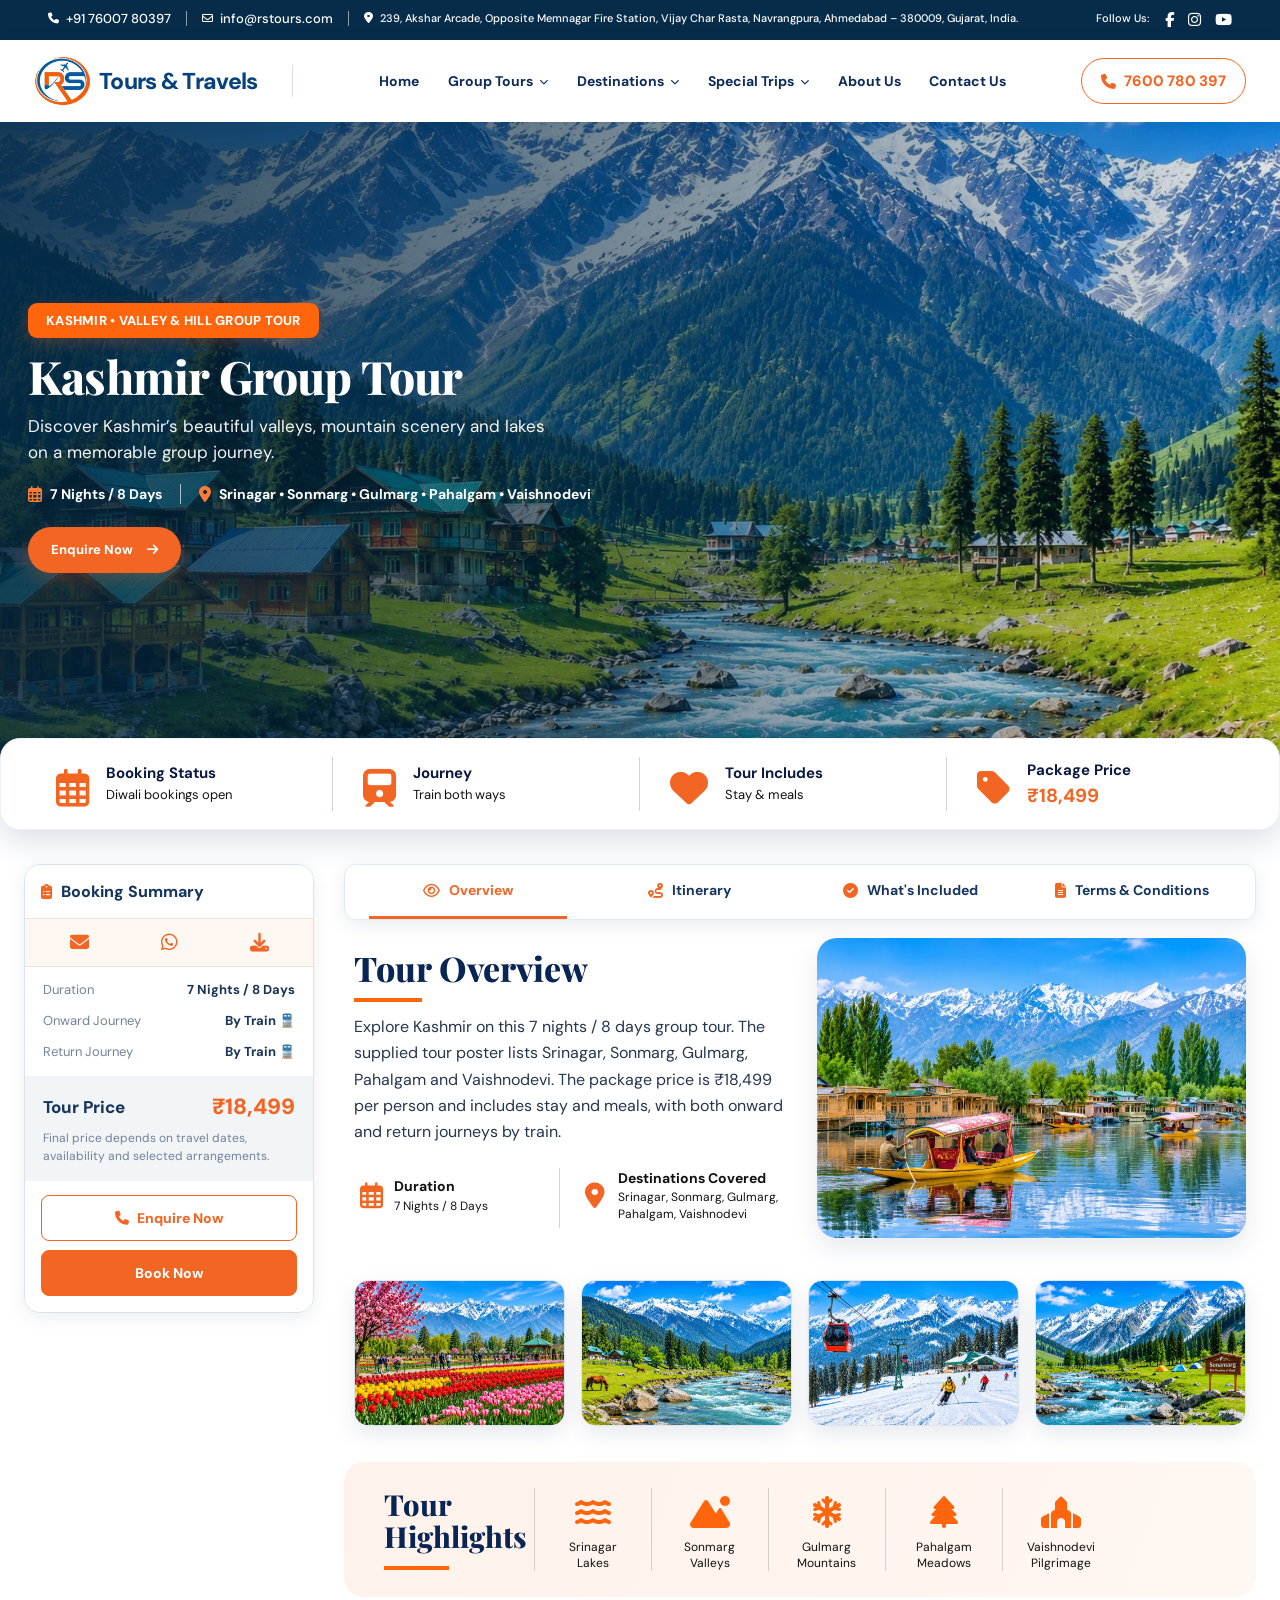
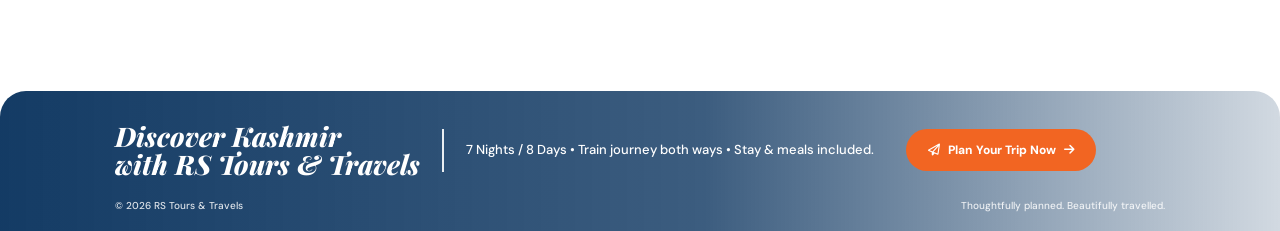
<file: kashmir-itinerary.html>
<!DOCTYPE html>

<html lang="en">
<head>
<meta charset="utf-8"/><meta content="width=device-width, initial-scale=1.0" name="viewport"/>
<title>Kashmir Group Tour | RS Tours &amp; Travels</title>
<meta content="Explore Kashmir on a 7 nights / 8 days group tour covering Srinagar, Sonmarg, Gulmarg, Pahalgam and Vaishnodevi." name="description"/>
<link href="https://fonts.googleapis.com" rel="preconnect"/><link crossorigin="" href="https://fonts.gstatic.com" rel="preconnect"/>
<link href="https://fonts.googleapis.com/css2?family=DM+Sans:wght@400;500;600;700;800&amp;family=Playfair+Display:wght@700;800&amp;display=swap" rel="stylesheet"/>
<link href="https://cdnjs.cloudflare.com/ajax/libs/font-awesome/6.5.2/css/all.min.css" rel="stylesheet"/><link href="css/kerala-itinerary.css" rel="stylesheet"/>
<link href="css/shared.css" rel="stylesheet"/><link href="css/kashmir-itinerary.css" rel="stylesheet"/></head>
<body>
<div class="top-strip"><div class="top-strip-inner"><div class="top-contact"><a href="tel:+917600780397"><i class="fa-solid fa-phone"></i> +91 76007 80397</a><i class="top-separator"></i><a href="mailto:info@rstours.com"><i class="fa-regular fa-envelope"></i> info@rstours.com</a><i class="top-separator"></i><span class="top-address"><i class="fa-solid fa-location-dot"></i> 239, Akshar Arcade, Opposite Memnagar Fire Station, Vijay Char Rasta, Navrangpura, Ahmedabad – 380009, Gujarat, India.</span></div><div class="socials"><span>Follow Us:</span><a href="#" aria-label="Facebook"><i class="fa-brands fa-facebook-f"></i></a><a href="#" aria-label="Instagram"><i class="fa-brands fa-instagram"></i></a><a href="#" aria-label="YouTube"><i class="fa-brands fa-youtube"></i></a></div></div></div>
<header class="site-header"><div class="nav-wrap">
<a class="brand" href="/" aria-label="RS Tours and Travels home"><img class="brand-logo" src="images/rs-logo-mark.webp" alt="RS Tours &amp; Travels logo"><span class="brand-name">Tours &amp; Travels</span></a><span class="brand-divider"></span>
<button class="menu-toggle" aria-label="Toggle navigation" aria-expanded="false"><span class="menu-icon"><i class="fa-solid fa-bars"></i></span></button>
<nav class="main-nav" aria-label="Main navigation">
<a class="nav-link" href="/RS-Tour/">Home</a>
<div class="nav-dropdown"><a class="nav-link" href="group-tours.html">Group Tours <i class="fa-solid fa-chevron-down"></i></a><div class="submenu">
<a href="kerala-itinerary.html">Kerala Group Tour</a>
<a href="haridwar-itinerary.html">Haridwar &amp; North India Tour</a>
<a href="nainital-itinerary.html">Nainital &amp; Uttarakhand Tour</a>
<a href="himachal-itinerary.html">Himachal Group Tour</a>
<a href="kashmir-itinerary.html">Kashmir Group Tour</a>
<a href="braj-spiritual-itinerary.html">Braj Spiritual Tour</a>
<a href="chardham-itinerary.html">Char Dham Yatra</a>
</div></div>
<div class="nav-dropdown"><a class="nav-link" href="index.html#destinations">Destinations <i class="fa-solid fa-chevron-down"></i></a><div class="submenu">
<a href="kashmir-itinerary.html">Kashmir</a>
<a href="himachal-itinerary.html">Himachal</a>
<a href="nainital-itinerary.html">Nainital &amp; Uttarakhand</a>
<a href="kerala-itinerary.html">Kerala</a>
<a href="haridwar-itinerary.html">Haridwar &amp; North India</a>
<a href="braj-spiritual-itinerary.html">Braj Spiritual</a>
<a href="chardham-itinerary.html">Char Dham Yatra</a>
</div></div>
<div class="nav-dropdown"><a class="nav-link" href="index.html#special">Special Trips <i class="fa-solid fa-chevron-down"></i></a><div class="submenu"><a href="index.html#special">Honeymoon Trips</a><a href="index.html#special">Ladies’ Special</a><a href="index.html#special">Senior Citizen Tours</a><a href="index.html#special">Corporate Tours</a></div></div>
<a class="nav-link" href="about-us.html">About Us</a><a class="nav-link" href="contact-us.html">Contact Us</a>
</nav><a class="phone-pill" href="tel:7600780397"><i class="fa-solid fa-phone"></i><span>7600 780 397</span></a></div></header>
<main>
<section class="tour-hero kashmir-hero"><div class="hero-content"><span class="eyebrow">KASHMIR • VALLEY & HILL GROUP TOUR</span><h1>Kashmir Group Tour</h1><p>Discover Kashmir’s beautiful valleys, mountain scenery and lakes on a memorable group journey.</p><div class="hero-meta"><span><i class="fa-regular fa-calendar-days"></i> &nbsp;7 Nights / 8 Days</span><i></i><span><i class="fa-solid fa-location-dot"></i> &nbsp;Srinagar • Sonmarg • Gulmarg • Pahalgam • Vaishnodevi</span></div><div class="hero-actions"><a class="orange-btn" href="#contact">Enquire Now  <i class="fa-solid fa-arrow-right" aria-hidden="true"></i></a></div></div></section>
<section class="quick-facts"><div class="fact"><span><i class="fa-regular fa-calendar-days"></i></span><div><b>Booking Status</b><small>Diwali bookings open</small></div></div><div class="fact"><span><i class="fa-solid fa-train"></i></span><div><b>Journey</b><small>Train both ways</small></div></div><div class="fact"><span><i class="fa-solid fa-heart"></i></span><div><b>Tour Includes</b><small>Stay &amp; meals</small></div></div><div class="fact"><span><i class="fa-solid fa-tag"></i></span><div><b>Package Price</b><strong>₹18,499</strong></div></div></section>
<div class="tour-detail-layout">
<aside class="tour-side-rail">
<div aria-label="Tour information" class="section-tabs" role="tablist">
<a aria-controls="panel-overview" aria-selected="true" class="active" href="#overview" id="tab-overview" role="tab" tabindex="0"><i class="fa-regular fa-eye"></i><span>Overview</span></a>
<a aria-controls="panel-itinerary" aria-selected="false" href="#itinerary" id="tab-itinerary" role="tab" tabindex="-1"><i class="fa-solid fa-route"></i><span>Itinerary</span></a>
<a aria-controls="panel-inclusions" aria-selected="false" href="#inclusions" id="tab-inclusions" role="tab" tabindex="-1"><i class="fa-solid fa-circle-check"></i><span>What's Included</span></a>
<a aria-controls="panel-terms" aria-selected="false" href="#terms" id="tab-terms" role="tab" tabindex="-1"><i class="fa-solid fa-file-lines"></i><span>Terms &amp; Conditions</span></a>
</div>
<section class="booking-summary-card">
<div class="booking-card-heading">
<h3><i class="fa-solid fa-clipboard-list"></i> Booking Summary</h3>
</div>
<div aria-label="Itinerary actions" class="booking-actions-toolbar">
<a aria-label="Email Kashmir tour itinerary" href="mailto:info@rstours.com?subject=Kashmir%20Tour%20Itinerary%20Request" title="Email itinerary"><i class="fa-solid fa-envelope"></i></a>
<a aria-label="Share Kashmir tour itinerary on WhatsApp" href="https://wa.me/917600780397?text=Please%20share%20the%20Kashmir%20tour%20itinerary" rel="noopener" target="_blank" title="WhatsApp"><i class="fa-brands fa-whatsapp"></i></a>
<a aria-label="Download or print itinerary" href="#itinerary" onclick="window.print(); return false;" title="Download itinerary"><i class="fa-solid fa-download"></i></a>
</div>
<div class="booking-rows">
<div><span>Duration</span><b>7 Nights / 8 Days</b></div>
<div><span>Onward Journey</span><b>By Train 🚆</b></div>
<div><span>Return Journey</span><b>By Train 🚆</b></div>
</div>
<div class="booking-price">
<div><b>Tour Price</b><strong>₹18,499</strong></div>
<small>Final price depends on travel dates, availability and selected arrangements.</small>
</div>
<div class="booking-actions">
<a class="booking-outline" href="tel:7600780397"><i class="fa-solid fa-phone"></i> Enquire Now</a>
<a class="booking-primary" href="mailto:info@rstours.com?subject=Booking%20Request%20-%20Kashmir%20Tour">Book Now</a>
</div>
</section>
</aside>
<div class="tour-detail-content" id="tour-tab-panels">
<section aria-labelledby="tab-overview" class="tour-tab-panel is-active" id="panel-overview" role="tabpanel">
<section class="overview content-width" id="overview"><div class="overview-copy"><h2>Tour Overview</h2><p>Explore Kashmir on this 7 nights / 8 days group tour. The supplied tour poster lists Srinagar, Sonmarg, Gulmarg, Pahalgam and Vaishnodevi. The package price is ₹18,499 per person and includes stay and meals, with both onward and return journeys by train.</p><div class="overview-meta"><span><i class="fa-regular fa-calendar-days"></i> <b>Duration</b><small>7 Nights / 8 Days</small></span><span><i class="fa-solid fa-location-dot"></i> <b>Destinations Covered</b><small>Srinagar, Sonmarg, Gulmarg, Pahalgam, Vaishnodevi</small></span></div></div><img alt="Dal Lake and mountain scenery in Kashmir" class="overview-image" src="images/kashmir-srinagar.webp"/></section>
<section class="kashmir-photo-strip content-width" aria-label="Kashmir tour photographs">
<img src="images/kashmir-tulip-garden.webp" alt="Tulip garden in Kashmir with Himalayan mountains"/>
<img src="images/kashmir-pahalgam.webp" alt="Pahalgam valley and river in Kashmir"/>
<img src="images/kashmir-gulmarg.webp" alt="Gulmarg gondola and snow-covered mountain slopes"/>
<img src="images/kashmir-sonamarg.webp" alt="Sonamarg alpine meadow and glacial river"/>
</section>
<section class="highlights content-width"><h2>Tour<br/>Highlights<span></span></h2>
<div><b><i class="fa-solid fa-water"></i></b><small>Srinagar<br/>Lakes</small></div>
<div><b><i class="fa-solid fa-mountain-sun"></i></b><small>Sonmarg<br/>Valleys</small></div>
<div><b><i class="fa-solid fa-snowflake"></i></b><small>Gulmarg<br/>Mountains</small></div>
<div><b><i class="fa-solid fa-tree"></i></b><small>Pahalgam<br/>Meadows</small></div>
<div><b><i class="fa-solid fa-place-of-worship"></i></b><small>Vaishnodevi<br/>Pilgrimage</small></div></section>
</section>
<section aria-labelledby="tab-itinerary" class="tour-tab-panel" hidden="" id="panel-itinerary" role="tabpanel">
<section class="itinerary content-width" id="itinerary">
<div class="section-head"><h2>Tour Itinerary</h2><button id="expand-all">Expand All ＋</button></div>
<p class="itinerary-note">Suggested day-wise outline based on the destinations shown on the tour poster. Vaishnodevi involves a separate transfer; confirm the final routing and train schedule before booking.</p><div class="day-list"><details open><summary><span>Day 1</span><b>Arrival in Srinagar</b></summary><p>Arrive in Srinagar, transfer to the hotel or houseboat and enjoy a relaxed evening.</p></details><details><summary><span>Day 2</span><b>Srinagar Sightseeing</b></summary><p>Explore Srinagar’s gardens, lakefront and local markets. A shikara ride can be planned subject to availability.</p></details><details><summary><span>Day 3</span><b>Sonmarg Excursion</b></summary><p>Travel to Sonmarg to enjoy its alpine scenery and mountain views. Return or stay as per the confirmed plan.</p></details><details><summary><span>Day 4</span><b>Gulmarg Excursion</b></summary><p>Visit Gulmarg and enjoy its meadows and mountain landscape. Optional activities are subject to weather and local operation.</p></details><details><summary><span>Day 5</span><b>Pahalgam</b></summary><p>Travel to Pahalgam and explore the Lidder Valley and surrounding scenery.</p></details><details><summary><span>Day 6</span><b>Pahalgam – Srinagar</b></summary><p>Enjoy more time in Pahalgam before returning to Srinagar.</p></details><details><summary><span>Day 7</span><b>Srinagar – Katra / Vaishnodevi</b></summary><p>Proceed towards Katra for the Vaishnodevi visit. The travel sequence and overnight arrangement must be confirmed.</p></details><details><summary><span>Day 8</span><b>Departure</b></summary><p>Complete the return transfer and departure as per the confirmed train schedule.</p></details></div></section>
</section>
<section aria-labelledby="tab-inclusions" class="tour-tab-panel" hidden="" id="panel-inclusions" role="tabpanel">
<section class="include-exclude content-width"><article class="include-box" id="inclusion"><h2><i class="fa-solid fa-circle-check"></i> &nbsp;Tour Price Includes</h2><ul><li>Stay / accommodation (as stated on the tour poster).</li><li>Meals (as stated on the tour poster).</li><li>Onward journey by train.</li><li>Return journey by train.</li></ul></article><article class="exclude-box" id="exclusion"><h2><i class="fa-solid fa-circle-info"></i> &nbsp;Details to Confirm</h2><ul><li>Exact hotel category and room-sharing arrangement.</li><li>Meal plan and meal count.</li><li>Airport and railway station transfers.</li><li>Entry tickets, local transport and sightseeing inclusions.</li><li>Any additional charges or personal expenses.</li></ul></article></section>
</section>
<section aria-labelledby="tab-terms" class="tour-tab-panel" hidden="" id="panel-terms" role="tabpanel">
<section class="terms content-width" id="terms"><h2>Terms &amp; Conditions</h2><div class="terms-grid"><details open=""><summary><i class="fa-solid fa-file-lines"></i> &nbsp;Documents Required</summary><p>Carry valid government-issued photo identification. Confirm any additional documents required for train travel with the tour team.</p></details><details open=""><summary><i class="fa-solid fa-circle-info"></i> &nbsp;Departure Dates</summary><p>The poster states that Diwali bookings are open. Confirm the exact departure date and seat availability before payment.</p></details><details open=""><summary><i class="fa-solid fa-train"></i> &nbsp;Train Journey</summary><p>The poster states that both onward and return journeys are by train. Train timings, boarding stations, coach details and reporting information should be confirmed before departure.</p></details><details open=""><summary><i class="fa-solid fa-triangle-exclamation"></i> &nbsp;Important Note</summary><p>Final route order, hotel details, meals, inclusions, exclusions and payment terms should be confirmed with RS Tours &amp; Travels before booking.</p></details></div></section></section>
</div>
</div>
</main>
<footer class="footer-cta" id="contact"><div class="footer-inner"><h2>Discover Kashmir<br/>with RS Tours &amp; Travels</h2><span class="footer-divider"></span><p>7 Nights / 8 Days • Train journey both ways • Stay &amp; meals included.</p><a class="btn" href="mailto:info@rstours.com?subject=Kashmir%20Tour%20Enquiry"><i class="fa-regular fa-paper-plane"></i> Plan Your Trip Now <i class="fa-solid fa-arrow-right"></i></a></div><div class="footer-bottom"><span>© <span class="current-year"></span> RS Tours &amp; Travels</span><span>Thoughtfully planned. Beautifully travelled.</span></div></footer>
<script src="js/shared.js"></script><script src="js/kerala-itinerary.js"></script>
</body></html>
</file>
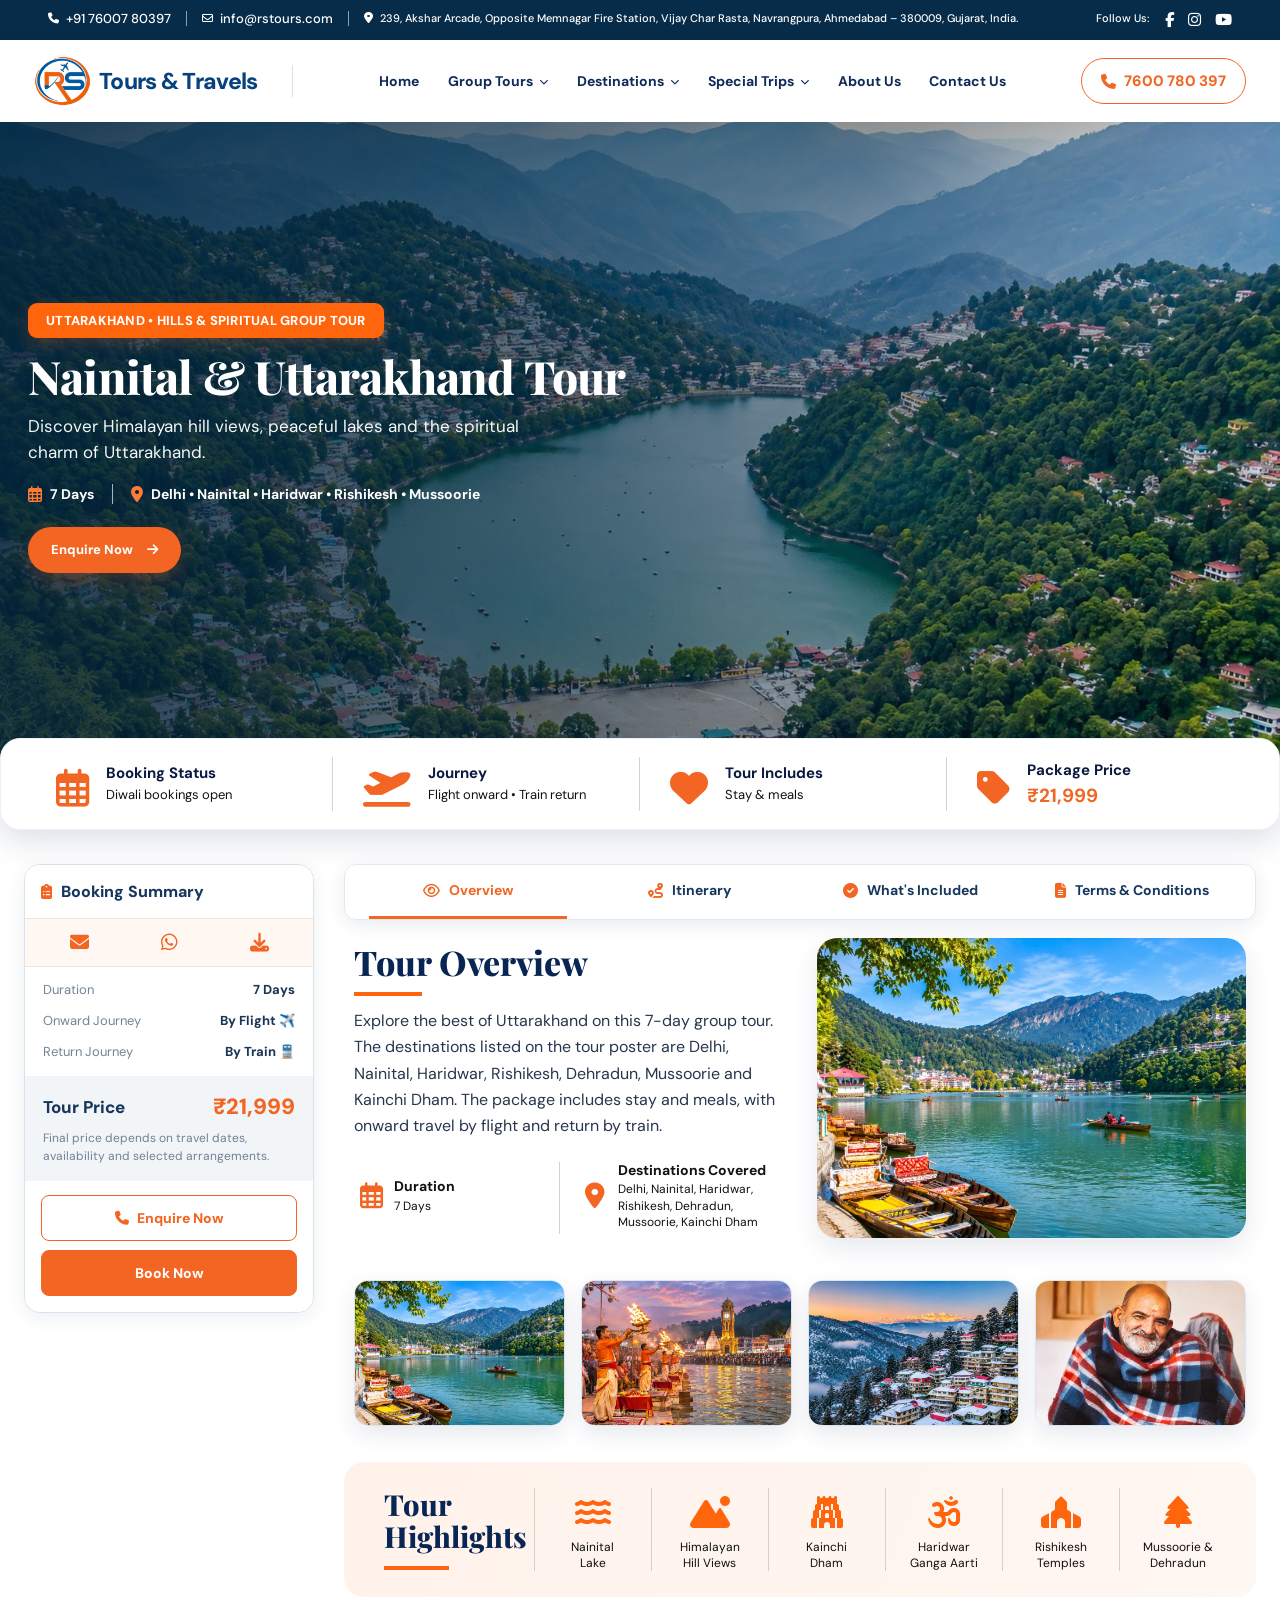
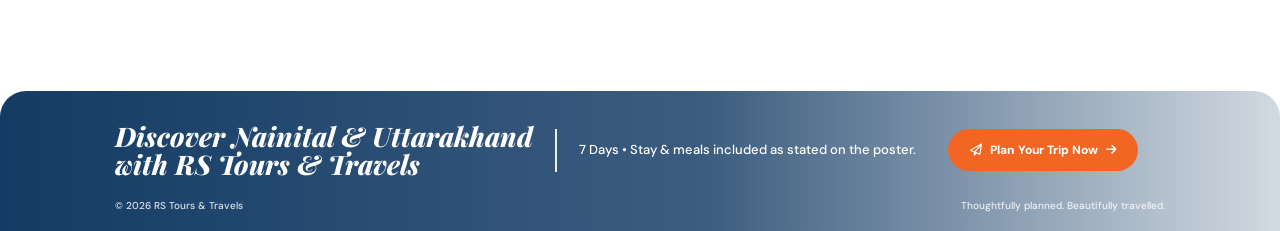
<file: nainital-itinerary.html>
<!DOCTYPE html>

<html lang="en">
<head>
<meta charset="utf-8"/><meta content="width=device-width, initial-scale=1.0" name="viewport"/>
<title>Nainital &amp; Uttarakhand Tour | RS Tours &amp; Travels</title>
<meta content="Explore the Nainital &amp; Uttarakhand group tour: 7 days across Delhi, Nainital, Haridwar, Rishikesh, Dehradun, Mussoorie and Kainchi Dham." name="description"/>
<link href="https://fonts.googleapis.com" rel="preconnect"/><link crossorigin="" href="https://fonts.gstatic.com" rel="preconnect"/>
<link href="https://fonts.googleapis.com/css2?family=DM+Sans:wght@400;500;600;700;800&amp;family=Playfair+Display:wght@700;800&amp;display=swap" rel="stylesheet"/>
<link href="https://cdnjs.cloudflare.com/ajax/libs/font-awesome/6.5.2/css/all.min.css" rel="stylesheet"/><link href="css/kerala-itinerary.css" rel="stylesheet"/>
<link href="css/shared.css" rel="stylesheet"/><link href="css/nainital-itinerary.css" rel="stylesheet"/></head>
<body>
<div class="top-strip"><div class="top-strip-inner"><div class="top-contact"><a href="tel:+917600780397"><i class="fa-solid fa-phone"></i> +91 76007 80397</a><i class="top-separator"></i><a href="mailto:info@rstours.com"><i class="fa-regular fa-envelope"></i> info@rstours.com</a><i class="top-separator"></i><span class="top-address"><i class="fa-solid fa-location-dot"></i> 239, Akshar Arcade, Opposite Memnagar Fire Station, Vijay Char Rasta, Navrangpura, Ahmedabad – 380009, Gujarat, India.</span></div><div class="socials"><span>Follow Us:</span><a href="#" aria-label="Facebook"><i class="fa-brands fa-facebook-f"></i></a><a href="#" aria-label="Instagram"><i class="fa-brands fa-instagram"></i></a><a href="#" aria-label="YouTube"><i class="fa-brands fa-youtube"></i></a></div></div></div>
<header class="site-header"><div class="nav-wrap">
<a class="brand" href="/" aria-label="RS Tours and Travels home"><img class="brand-logo" src="images/rs-logo-mark.webp" alt="RS Tours &amp; Travels logo"><span class="brand-name">Tours &amp; Travels</span></a><span class="brand-divider"></span>
<button class="menu-toggle" aria-label="Toggle navigation" aria-expanded="false"><span class="menu-icon"><i class="fa-solid fa-bars"></i></span></button>
<nav class="main-nav" aria-label="Main navigation">
<a class="nav-link" href="/RS-Tour/">Home</a>
<div class="nav-dropdown"><a class="nav-link" href="group-tours.html">Group Tours <i class="fa-solid fa-chevron-down"></i></a><div class="submenu">
<a href="kerala-itinerary.html">Kerala Group Tour</a>
<a href="haridwar-itinerary.html">Haridwar &amp; North India Tour</a>
<a href="nainital-itinerary.html">Nainital &amp; Uttarakhand Tour</a>
<a href="himachal-itinerary.html">Himachal Group Tour</a>
<a href="kashmir-itinerary.html">Kashmir Group Tour</a>
<a href="braj-spiritual-itinerary.html">Braj Spiritual Tour</a>
<a href="chardham-itinerary.html">Char Dham Yatra</a>
</div></div>
<div class="nav-dropdown"><a class="nav-link" href="index.html#destinations">Destinations <i class="fa-solid fa-chevron-down"></i></a><div class="submenu">
<a href="kashmir-itinerary.html">Kashmir</a>
<a href="himachal-itinerary.html">Himachal</a>
<a href="nainital-itinerary.html">Nainital &amp; Uttarakhand</a>
<a href="kerala-itinerary.html">Kerala</a>
<a href="haridwar-itinerary.html">Haridwar &amp; North India</a>
<a href="braj-spiritual-itinerary.html">Braj Spiritual</a>
<a href="chardham-itinerary.html">Char Dham Yatra</a>
</div></div>
<div class="nav-dropdown"><a class="nav-link" href="index.html#special">Special Trips <i class="fa-solid fa-chevron-down"></i></a><div class="submenu"><a href="index.html#special">Honeymoon Trips</a><a href="index.html#special">Ladies’ Special</a><a href="index.html#special">Senior Citizen Tours</a><a href="index.html#special">Corporate Tours</a></div></div>
<a class="nav-link" href="about-us.html">About Us</a><a class="nav-link" href="contact-us.html">Contact Us</a>
</nav><a class="phone-pill" href="tel:7600780397"><i class="fa-solid fa-phone"></i><span>7600 780 397</span></a></div></header>
<main>
<section class="tour-hero nainital-hero"><div class="hero-content"><span class="eyebrow">UTTARAKHAND • HILLS &amp; SPIRITUAL GROUP TOUR</span><h1>Nainital &amp; Uttarakhand Tour</h1><p>Discover Himalayan hill views, peaceful lakes and the spiritual charm of Uttarakhand.</p><div class="hero-meta"><span><i class="fa-regular fa-calendar-days"></i> &nbsp;7 Days</span><i></i><span><i class="fa-solid fa-location-dot"></i> &nbsp;Delhi • Nainital • Haridwar • Rishikesh • Mussoorie</span></div><div class="hero-actions"><a class="orange-btn" href="#contact">Enquire Now  <i class="fa-solid fa-arrow-right" aria-hidden="true"></i></a></div></div></section>
<section class="quick-facts"><div class="fact"><span><i class="fa-regular fa-calendar-days"></i></span><div><b>Booking Status</b><small>Diwali bookings open</small></div></div><div class="fact"><span><i class="fa-solid fa-plane-departure"></i></span><div><b>Journey</b><small>Flight onward • Train return</small></div></div><div class="fact"><span><i class="fa-solid fa-heart"></i></span><div><b>Tour Includes</b><small>Stay &amp; meals</small></div></div><div class="fact"><span><i class="fa-solid fa-tag"></i></span><div><b>Package Price</b><strong>₹21,999</strong></div></div></section>
<div class="tour-detail-layout">
<aside class="tour-side-rail">
<div aria-label="Tour information" class="section-tabs" role="tablist">
<a aria-controls="panel-overview" aria-selected="true" class="active" href="#overview" id="tab-overview" role="tab" tabindex="0"><i class="fa-regular fa-eye"></i><span>Overview</span></a>
<a aria-controls="panel-itinerary" aria-selected="false" href="#itinerary" id="tab-itinerary" role="tab" tabindex="-1"><i class="fa-solid fa-route"></i><span>Itinerary</span></a>
<a aria-controls="panel-inclusions" aria-selected="false" href="#inclusions" id="tab-inclusions" role="tab" tabindex="-1"><i class="fa-solid fa-circle-check"></i><span>What's Included</span></a>
<a aria-controls="panel-terms" aria-selected="false" href="#terms" id="tab-terms" role="tab" tabindex="-1"><i class="fa-solid fa-file-lines"></i><span>Terms &amp; Conditions</span></a>
</div>
<section class="booking-summary-card">
<div class="booking-card-heading">
<h3><i class="fa-solid fa-clipboard-list"></i> Booking Summary</h3>
</div>
<div aria-label="Itinerary actions" class="booking-actions-toolbar">
<a aria-label="Email Nainital tour itinerary" href="mailto:info@rstours.com?subject=Nainital%20Tour%20Itinerary%20Request" title="Email itinerary"><i class="fa-solid fa-envelope"></i></a>
<a aria-label="Share Nainital tour itinerary on WhatsApp" href="https://wa.me/917600780397?text=Please%20share%20the%20Nainital%20and%20Uttarakhand%20tour%20itinerary" rel="noopener" target="_blank" title="WhatsApp"><i class="fa-brands fa-whatsapp"></i></a>
<a aria-label="Download or print itinerary" href="#itinerary" onclick="window.print(); return false;" title="Download itinerary"><i class="fa-solid fa-download"></i></a>
</div>
<div class="booking-rows">
<div><span>Duration</span><b>7 Days</b></div>
<div><span>Onward Journey</span><b>By Flight ✈️</b></div>
<div><span>Return Journey</span><b>By Train 🚆</b></div>
</div>
<div class="booking-price">
<div><b>Tour Price</b><strong>₹21,999</strong></div>
<small>Final price depends on travel dates, availability and selected arrangements.</small>
</div>
<div class="booking-actions">
<a class="booking-outline" href="tel:7600780397"><i class="fa-solid fa-phone"></i> Enquire Now</a>
<a class="booking-primary" href="mailto:info@rstours.com?subject=Booking%20Request%20-%20Nainital%20and%20Uttarakhand%20Tour">Book Now</a>
</div>
</section>
</aside>
<div class="tour-detail-content" id="tour-tab-panels">
<section aria-labelledby="tab-overview" class="tour-tab-panel is-active" id="panel-overview" role="tabpanel">
<section class="overview content-width" id="overview"><div class="overview-copy"><h2>Tour Overview</h2><p>Explore the best of Uttarakhand on this 7-day group tour. The destinations listed on the tour poster are Delhi, Nainital, Haridwar, Rishikesh, Dehradun, Mussoorie and Kainchi Dham. The package includes stay and meals, with onward travel by flight and return by train.</p><div class="overview-meta"><span><i class="fa-regular fa-calendar-days"></i> <b>Duration</b><small>7 Days</small></span><span><i class="fa-solid fa-location-dot"></i> <b>Destinations Covered</b><small>Delhi, Nainital, Haridwar, Rishikesh, Dehradun, Mussoorie, Kainchi Dham</small></span></div></div><img alt="Snow-covered hill town in Uttarakhand" class="overview-image" src="images/nainital-naini-lake.webp"/></section>
<section class="nainital-photo-strip content-width" aria-label="Nainital and Uttarakhand tour photographs">
<img src="images/nainital-naini-lake.webp" alt="Naini Lake surrounded by the green hills of Nainital"/>
<img src="images/nainital-haridwar-aarti.webp" alt="Evening Ganga Aarti at Haridwar"/>
<img src="images/nainital-snow-town.webp" alt="Snow-covered Himalayan hill town in Uttarakhand"/>
<img src="images/nainital-kainchi-dham.webp" alt="Kainchi Dham temple in the Kumaon hills"/>
</section>
<section class="highlights content-width"><h2>Tour<br/>Highlights<span></span></h2>
<div><b><i class="fa-solid fa-water"></i></b><small>Nainital<br/>Lake</small></div>
<div><b><i class="fa-solid fa-mountain-sun"></i></b><small>Himalayan<br/>Hill Views</small></div>
<div><b><i class="fa-solid fa-gopuram"></i></b><small>Kainchi<br/>Dham</small></div>
<div><b><i class="fa-solid fa-om"></i></b><small>Haridwar<br/>Ganga Aarti</small></div>
<div><b><i class="fa-solid fa-place-of-worship"></i></b><small>Rishikesh<br/>Temples</small></div>
<div><b><i class="fa-solid fa-tree"></i></b><small>Mussoorie &amp;<br/>Dehradun</small></div></section>
</section>
<section aria-labelledby="tab-itinerary" class="tour-tab-panel" hidden="" id="panel-itinerary" role="tabpanel">
<section class="itinerary content-width" id="itinerary">
<div class="section-head"><h2>Tour Itinerary</h2><button id="expand-all">Expand All ＋</button></div>
<p class="itinerary-note">Suggested day-wise outline based on the destinations shown on the tour poster. Final order and overnight stops must be confirmed with RS Tours &amp; Travels.</p><div class="day-list"><details open><summary><span>Day 1</span><b>Delhi – Nainital</b></summary><p>Arrive in Delhi and travel to Nainital. Check in and enjoy the lake-town atmosphere.</p></details><details><summary><span>Day 2</span><b>Nainital Sightseeing</b></summary><p>Explore Naini Lake, viewpoints and the main local attractions around Nainital.</p></details><details><summary><span>Day 3</span><b>Kainchi Dham</b></summary><p>Visit Kainchi Dham and spend time at the spiritual site. Return to the planned overnight destination.</p></details><details><summary><span>Day 4</span><b>Haridwar</b></summary><p>Travel towards Haridwar and visit the sacred riverfront and temples.</p></details><details><summary><span>Day 5</span><b>Rishikesh</b></summary><p>Explore Rishikesh, its ghats and iconic bridges. Enjoy time by the Ganga.</p></details><details><summary><span>Day 6</span><b>Dehradun – Mussoorie</b></summary><p>Discover Dehradun and Mussoorie’s hill scenery and local viewpoints.</p></details><details><summary><span>Day 7</span><b>Return Journey</b></summary><p>Complete the journey and transfer for departure as per the confirmed transport schedule.</p></details></div></section>
</section>
<section aria-labelledby="tab-inclusions" class="tour-tab-panel" hidden="" id="panel-inclusions" role="tabpanel">
<section class="include-exclude content-width"><article class="include-box" id="inclusion"><h2><i class="fa-solid fa-circle-check"></i> &nbsp;Tour Price Includes</h2><ul><li>Stay / accommodation (as stated on the tour poster).</li><li>Meals (as stated on the tour poster).</li><li>Onward journey by flight.</li><li>Return journey by train.</li></ul></article><article class="exclude-box" id="exclusion"><h2><i class="fa-solid fa-circle-info"></i> &nbsp;Details to Confirm</h2><ul><li>Exact hotel category and room-sharing arrangement.</li><li>Meal plan and meal count.</li><li>Airport and railway station transfers.</li><li>Entry tickets, local transport and sightseeing inclusions.</li><li>Any additional charges or personal expenses.</li></ul></article></section>
</section>
<section aria-labelledby="tab-terms" class="tour-tab-panel" hidden="" id="panel-terms" role="tabpanel">
<section class="terms content-width" id="terms"><h2>Terms &amp; Conditions</h2><div class="terms-grid"><details open=""><summary><i class="fa-solid fa-file-lines"></i> &nbsp;Documents Required</summary><p>Carry valid government-issued photo identification. Confirm any additional documents required for flight and train travel with the tour team.</p></details><details open=""><summary><i class="fa-solid fa-circle-info"></i> &nbsp;Departure Dates</summary><p>The poster states that Diwali bookings are open. Confirm the exact departure date and seat availability before payment.</p></details><details open=""><summary><i class="fa-solid fa-plane"></i> &nbsp;Flight &amp; Train</summary><p>The poster states onward journey by flight and return journey by train. Flight and train timings, baggage rules and reporting details should be confirmed before departure.</p></details><details open=""><summary><i class="fa-solid fa-triangle-exclamation"></i> &nbsp;Important Note</summary><p>Final route order, hotel details, meals, inclusions, exclusions and payment terms should be confirmed with RS Tours &amp; Travels before booking.</p></details></div></section></section>
</div>
</div>
</main>
<footer class="footer-cta" id="contact"><div class="footer-inner"><h2>Discover Nainital &amp; Uttarakhand<br/>with RS Tours &amp; Travels</h2><span class="footer-divider"></span><p>7 Days • Stay &amp; meals included as stated on the poster.</p><a class="btn" href="mailto:info@rstours.com?subject=Nainital%20Tour%20Enquiry"><i class="fa-regular fa-paper-plane"></i> Plan Your Trip Now <i class="fa-solid fa-arrow-right"></i></a></div><div class="footer-bottom"><span>© <span class="current-year"></span> RS Tours &amp; Travels</span><span>Thoughtfully planned. Beautifully travelled.</span></div></footer>
<script src="js/shared.js"></script><script src="js/kerala-itinerary.js"></script>
</body></html>
</file>
<file: css/style.css>
:root{font-family:"DM Sans",sans-serif;color:#102b59;background:#fff;}*{box-sizing:border-box;}html{scroll-behavior:smooth;scroll-padding-top:72px;}body{margin:0;min-width:320px;overflow-x:hidden;}a{color:inherit;text-decoration:none;}button{font:inherit;}.site-header{position:sticky;top:0;z-index:30;}.nav-wrap{height:100%;margin:auto;display:flex;align-items:center;}.brand{display:flex;align-items:center;white-space:nowrap;color:#07519a;}.brand-mark{height:42px;width:53px;border:3px solid #07519a;border-radius:50%;place-items:center;position:relative;transform:rotate(-12deg);margin-right:5px;}.brand-mark b{font-family:var(--serif);font-size:21px;color:var(--orange);font-style:italic;}.brand-mark i{position:absolute;right:-9px;top:-9px;font-style:normal;color:#07519a;font-size:19px;}.brand-name{font:700 20px var(--serif);}.brand-divider{height:31px;width:1px;background:#d7d7d7;margin-left:5px;}.main-nav{display:flex;align-items:center;justify-content:center;flex:1;}.main-nav a{font-weight:800;display:flex;align-items:center;gap:3px;height:59px;position:relative;white-space:nowrap;}.main-nav a.active:after{content:"";background:var(--orange);position:absolute;left:0;right:0;}.phone-pill{border:1.6px solid var(--orange);border-radius:30px;display:flex;align-items:center;gap:8px;font-weight:800;font-size:14px;white-space:nowrap;}.phone-pill svg{color:var(--orange);}.menu-toggle{display:none;border:0;background:none;color:var(--navy);}.hero{background-size:cover;position:relative;}.hero-inner{height:100%;margin:auto;padding:0 6.5%;display:flex;align-items:flex-start;}.hero-copy{}.script-line{font:700 44px "Caveat",cursive;color:var(--orange);line-height:1.08;display:flex;align-items:center;gap:18px;}.flight-path{display:flex;align-items:center;font:700 25px "DM Sans";border-top:2px dashed var(--orange);border-radius:50%;width:80px;transform:rotate(-8deg);}.flight-path svg{margin-left:-4px;}.hero h1{font:900 clamp(34px,3.7vw,48px)/.99 var(--serif);font-style:italic;color:#092858;}.hero-copy p{margin:0 0 9px;color:#081f43;font-weight:500;}.hero-actions{display:flex;}.btn{border-radius:30px;display:inline-flex;align-items:center;justify-content:center;gap:9px;font-weight:800;transition:transform .2s,box-shadow .2s;}.btn:hover{transform:translateY(-2px);box-shadow:0 7px 17px #0928582a;}.btn-orange{color:white;}.btn-outline{border:1.5px solid #0b4c8b;color:#102b59;min-width:126px;}.hero-dots{display:flex;gap:7px;margin:9px 0 0 3px;}.hero-dots i{background:#fff;border-radius:50%;box-shadow:0 1px 3px #1236;}.category-shell{margin:-52px auto 0;position:relative;z-index:3;padding:0 24px;}.category-bar{background:rgba(255,255,255,.97);display:grid;grid-template-columns:repeat(8,1fr);align-items:center;}.category-item{display:flex;flex-direction:column;align-items:center;justify-content:center;border-right:1px solid #c8cdd4;line-height:1.12;font-weight:800;text-align:center;}.category-item:last-child{border:0;}.category-icon{color:#0c9a47;}.icon-1{color:#ed6b13;}.icon-2{color:#152f55;}.icon-3{color:#333;}.icon-4{color:#f05236;}.icon-5{color:#d69a00;}.icon-6{color:#a35b1a;}.icon-7{color:#d19a00;}.section{margin:0 auto;}.destinations-section{}.section-heading{display:flex;align-items:center;gap:18px;}.section-heading h2,.why-heading h2{font:800 24px/1.2 var(--serif);letter-spacing:-.7px;margin:0;color:#0b2858;}.heading-rule{display:inline-block;flex:0 0 43px;}.section-heading.centered{justify-content:center;text-align:center;gap:18px;}.section-heading.centered>div{display:flex;flex-direction:column;align-items:center;}.section-heading.centered p{font-style:italic;margin:4px 0 0;}.filter-row{display:flex;justify-content:center;}.filter-btn{border:1px solid #2e6ca5;border-radius:20px;background:white;font-weight:700;min-width:60px;cursor:pointer;}.filter-btn.selected,.filter-btn:hover{background:#075596;color:white;border-color:#075596;}.destination-grid{display:grid;grid-template-columns:repeat(5,minmax(0,1fr));}.destination-card{background-position:center;overflow:hidden;position:relative;}.destination-card:hover{}.destination-card>span{position:absolute;color:white;display:flex;flex-direction:column;}.destination-card b{font:700 17px var(--serif);}.destination-card small{font-weight:600;}.packages-band{position:relative;overflow:hidden;}.packages-band:before{content:"";position:absolute;inset:0;opacity:.8;}.package-section{position:relative;}.section-title-row{display:flex;align-items:center;justify-content:space-between;}.section-title-row .section-heading{gap:17px;}.view-all{display:flex;align-items:center;margin-right:28px;}.package-stage{position:relative;margin:0 auto;}.package-card{display:grid;background:#fff;overflow:hidden;}.package-image{background-size:cover;background-position:center;position:relative;}.duration{position:absolute;border-radius:20px;background:white;display:flex;align-items:center;gap:6px;font-weight:800;}.duration svg{color:var(--orange);}.package-info{position:relative;}.package-info h3{font:800 22px var(--serif);margin:0 0 3px;}.package-info p{margin:0 0 8px;}.package-info strong{font:800 28px var(--serif);color:var(--orange);}.package-info .btn{position:absolute;}.pine-mark{position:absolute;right:13px;bottom:4px;color:#9ba2a7;font-size:35px;opacity:.7;}.round-arrow{position:absolute;top:50%;transform:translateY(-50%);border-radius:50%;background:#fff;color:#102b59;display:grid;place-items:center;cursor:pointer;z-index:2;}.round-arrow svg{width:18px;}.round-arrow.prev{left:-52px;}.round-arrow.next{right:-52px;}.package-dots{display:flex;justify-content:center;gap:9px;padding:9px 0 0;}.package-dots button{border-radius:50%;border:0;background:#b9b9b9;padding:0;cursor:pointer;}.package-dots button.on{}.special-section{}.section-aside{margin:0 8px 0 0;}.special-grid{display:grid;grid-template-columns:1fr 1fr;}.special-card{overflow:hidden;display:grid;grid-template-columns:45px 1fr 38%;align-items:center;padding-left:13px;position:relative;}.special-card.peach{background:#fff0e6;}.special-card.pink{background:#ffedf4;}.special-card.blue{background:#eaf4ff;}.special-card.green{background:#edf8f0;}.special-card>img{height:100%;width:100%;object-fit:cover;mask-image:linear-gradient(90deg,transparent 0%,#000 20%);}.special-icon{border:1.7px solid currentColor;border-radius:50%;display:grid;place-items:center;align-self:start;}.special-icon svg{width:21px;height:21px;}.special-icon.orange{color:#f26522;}.special-icon.pink{color:#e91e63;}.special-icon.blue{color:#0879d4;}.special-icon.green{color:#15964a;}.special-copy{z-index:1;align-self:center;}.special-copy h3{font:800 17px/1.02 var(--serif);margin:0 0 2px;white-space:normal;}.special-copy p{margin:0 0 3px;}.special-copy a{border:1px solid currentColor;display:inline-flex;align-items:center;gap:5px;font-weight:700;color:#e95c12;background:#ffffff80;}.pink .special-copy a{color:#d21d62;}.blue .special-copy a{color:#0872ca;}.green .special-copy a{color:#128b45;}.why-band{position:relative;}.why-inner{max-width:1040px;margin:auto;}.why-heading{display:flex;align-items:center;justify-content:center;gap:16px;}.why-heading h2{}.benefit-row{display:grid;grid-template-columns:repeat(6,1fr);}.benefit{display:flex;flex-direction:column;align-items:center;text-align:center;border-right:1px solid #cdd3db;}.benefit:last-child{border:0;}.benefit svg{}.benefit b{}.memories-section{}.memory-gallery{display:grid;grid-template-columns:repeat(5,1fr);align-items:center;}.memory-photo{background:white;transform:rotate(-4deg);}.memory-photo:nth-child(even){transform:rotate(3deg) translateY(-2px);}.memory-photo img{height:100%;width:100%;object-fit:cover;}.testimonial-wrap{margin:0 auto;border-radius:50px;display:flex;align-items:center;position:relative;}.customer-avatar{object-fit:cover;border-radius:50%;border:3px solid white;flex:0 0 auto;}.quote-mark{color:var(--orange);align-self:flex-start;padding-top:8px;}.quote-mark svg{height:22px;width:22px;}.testimonial-copy{flex:1;}.testimonial-copy p{font-style:italic;margin:0 0 3px;}.testimonial-copy b{}.testimonial-controls{display:flex;gap:10px;}.testimonial-controls button{height:33px;width:33px;border:0;border-radius:50%;background:#fff;color:#102b59;display:grid;place-items:center;cursor:pointer;}.testimonial-controls svg{width:16px;}.testimonial-controls .orange-control{background:var(--orange);color:#fff;}.footer-cta{color:#fff;position:relative;}.footer-inner{margin:auto;display:flex;align-items:center;}.footer-inner h2{font:800 italic 26px/1.04 var(--serif);margin:0;}.footer-divider{height:43px;width:2px;background:#fff;}.footer-inner p{margin:0 10px 0 0;}.footer-inner .btn{height:39px;}.footer-bottom{margin:8px auto 0;display:flex;justify-content:space-between;opacity:.8;}
@media(min-width:1300px){.hero{height:320px;}.hero-inner{padding-left:7%;}.category-shell{margin-top:-56px;}.destination-card{height:160px;}.package-card{min-height:150px;}.package-image{min-height:140px;}}
@media(max-width:900px){.nav-wrap{padding:0 18px;gap:13px;}.brand-name{font-size:17px;}.main-nav{gap:13px;}.main-nav a{font-size:10px;}.phone-pill{font-size:12px;padding:7px 10px;}.hero{height:270px;background-position:58% center;}.hero-inner{padding-left:5%;}.category-shell{padding:0 18px;}.category-bar{grid-template-columns:repeat(4,1fr);row-gap:6px;padding:10px;}.category-item:nth-child(4){border-right:0;}.category-item{height:51px;}.destination-card{height:130px;}.package-stage{max-width:82%;}.round-arrow.prev{left:-42px;}.round-arrow.next{right:-42px;}.package-info h3{font-size:19px;}.package-info .btn{right:45px;}.special-card{grid-template-columns:40px 1fr 34%;padding-left:10px;}.special-copy h3{font-size:15px;}.special-copy p{font-size:10px;}.special-copy a{font-size:9px;}.memory-gallery{gap:9px;padding-left:5px;padding-right:5px;}.memory-photo{height:78px;}.footer-inner{gap:15px;}.footer-inner h2{min-width:200px;font-size:23px;}}
@media(max-width:650px){html{scroll-padding-top:60px;}.site-header{height:60px;}.nav-wrap{padding:0 15px;justify-content:space-between;}.brand-mark{width:45px;height:37px;}.brand-name{font-size:17px;}.brand-divider{display:none;}.menu-toggle{display:grid;place-items:center;margin-left:auto;padding:5px;}.main-nav{display:none;position:absolute;top:60px;left:0;right:0;background:white;box-shadow:0 10px 18px #102b5920;padding:10px 20px 18px;align-items:stretch;gap:0;flex-direction:column;}.main-nav.is-open{display:flex;}.main-nav a{height:40px;font-size:13px;border-bottom:1px solid #eef0f3;}.main-nav a.active:after{display:none;}.phone-pill{font-size:0;padding:8px 10px;gap:0;}.phone-pill svg{width:17px;height:17px;}.hero{height:310px;background-position:61% center;}.hero:after{content:"";position:absolute;inset:0;background:linear-gradient(90deg,rgba(255,255,255,.93),rgba(255,255,255,.58) 55%,transparent);}.hero-inner{position:relative;z-index:1;padding:0 22px;}.hero-copy{padding-top:25px;}.script-line{font-size:37px;}.flight-path{width:55px;}.hero h1{font-size:37px;}.hero-copy p{font-size:12px;max-width:275px;}.btn{padding:0 15px;font-size:10px;min-height:34px;}.hero-actions{gap:8px;}.hero-dots{margin-top:12px;}.category-shell{margin-top:-28px;padding:0 13px;}.category-bar{border-radius:17px;grid-template-columns:repeat(4,1fr);min-height:130px;padding:8px 4px;row-gap:4px;}.category-item{height:51px;font-size:9px;}.category-icon{height:24px;width:24px;}.category-item:nth-child(4){border-right:0;}.section{padding-left:15px;padding-right:15px;}.destinations-section{padding-top:20px;padding-bottom:19px;}.section-heading.centered{gap:8px;}.section-heading h2,.why-heading h2{font-size:19px;}.section-heading.centered .heading-rule{width:20px;flex-basis:20px;}.section-heading.centered p{font-size:10px;}.filter-row{gap:6px;margin:11px 0;}.filter-btn{padding:5px 12px;font-size:10px;min-width:auto;}.destination-grid{grid-template-columns:repeat(2,minmax(0,1fr));gap:9px;}.destination-card{height:130px;}.destination-card:last-child{grid-column:span 2;}.destination-card b{font-size:16px;}.packages-band{margin-top:0;}.package-section{padding-top:13px;padding-bottom:9px;}.section-title-row{align-items:flex-start;gap:8px;}.section-title-row .section-heading{gap:8px;}.section-title-row .section-heading h2{font-size:18px;}.section-title-row .heading-rule{width:22px;flex-basis:22px;}.view-all{font-size:10px;margin:4px 0 0;white-space:nowrap;}.package-stage{max-width:100%;padding:0 4px;}.package-card{grid-template-columns:1fr;min-height:0;padding:5px;border-radius:15px;}.package-image{min-height:145px;}.package-info{padding:10px 10px 47px;}.package-info h3{font-size:19px;}.package-info p{font-size:10px;}.package-info strong{font-size:24px;}.package-info .btn{right:10px;bottom:10px;min-width:110px;}.pine-mark{display:none;}.round-arrow{height:29px;width:29px;top:72px;}.round-arrow.prev{left:-7px;}.round-arrow.next{right:-7px;}.package-dots{padding-top:8px;}.special-section{padding-top:17px;padding-bottom:13px;}.section-aside{font-size:9px;text-align:right;max-width:130px;}.special-grid{grid-template-columns:1fr;gap:9px;}.special-card{height:91px;grid-template-columns:42px 1fr 37%;padding-left:10px;}.special-copy h3{font-size:16px;}.special-copy p{font-size:10px;}.special-copy a{font-size:9px;}.special-icon{height:30px;width:30px;}.why-band{padding:10px 15px 13px;}.why-heading{gap:9px;margin-bottom:12px;}.why-heading h2{font-size:17px;text-align:center;}.why-heading .heading-rule{width:22px;flex-basis:22px;}.benefit-row{grid-template-columns:repeat(3,1fr);row-gap:13px;}.benefit{min-height:65px;}.benefit:nth-child(3){border-right:0;}.benefit:nth-child(4),.benefit:nth-child(5),.benefit:nth-child(6){border-top:1px solid #d8dfe7;padding-top:10px;}.benefit svg{height:27px;width:27px;}.benefit b{font-size:10px;}.memories-section{padding-top:14px;padding-bottom:15px;}.memory-gallery{grid-template-columns:repeat(5, minmax(0,1fr));gap:5px;padding:5px 0 12px;}.memory-photo{height:57px;padding:3px;}.testimonial-wrap{border-radius:18px;gap:7px;padding:9px;align-items:flex-start;min-height:100px;}.customer-avatar{height:46px;width:46px;}.quote-mark{padding-top:2px;}.quote-mark svg{height:17px;width:17px;}.testimonial-copy p{font-size:9px;}.testimonial-copy b{font-size:9px;}.testimonial-controls{position:absolute;right:10px;bottom:7px;gap:5px;}.testimonial-controls button{height:25px;width:25px;}.footer-cta{min-height:190px;padding:20px 18px 9px;background-position:60% center;}.footer-inner{display:grid;grid-template-columns:1fr auto;gap:8px 12px;min-height:0;}.footer-inner h2{font-size:25px;min-width:0;grid-column:1;}.footer-divider{display:none;}.footer-inner p{grid-column:1;font-size:11px;margin:0;}.footer-inner .btn{grid-column:1;grid-row:3;width:max-content;min-width:175px;height:35px;}.footer-bottom{font-size:8px;margin-top:15px;}.desktop-only{display:none;}}
@media(max-width:370px){.brand-name{font-size:15px;}.hero h1{font-size:33px;}.hero-actions .btn{padding:0 10px;}.section-title-row .section-heading h2{font-size:16px;}.view-all{font-size:9px;}.special-card{grid-template-columns:37px 1fr 34%;}.special-copy h3{font-size:14px;}}


/* --- Desktop refinement and motion polish --- */
@media (min-width: 901px) {
  .site-header { height: 68px; }
  .nav-wrap { max-width: 1360px; padding-inline: 34px; }
  .main-nav a { height: 68px; font-size: 12px; }
  .main-nav a.active:after { bottom: 15px; }
  .hero { height: clamp(340px, 29vw, 410px); background-position: center 53%; }
  .hero-inner { max-width: 1360px; padding-inline: 7.5%; }
  .hero-copy { padding-top: 22px; }
  .hero h1 { font-size: clamp(48px, 4.1vw, 62px); }
  .hero-copy p { font-size: 16px; line-height: 1.42; }
  .script-line { font-size: 52px; }
  .category-shell { max-width: 1240px; margin-top: -58px; }
  .category-bar { min-height: 94px; padding: 12px 14px; }
  .category-item { height: 66px; font-size: 12px; gap: 5px; }
  .category-icon { width: 32px; height: 32px; }
  .section { max-width: 1240px; padding-inline: 30px; }
  .destinations-section { padding-top: 25px; padding-bottom: 34px; }
  .section-heading h2, .why-heading h2 { font-size: 29px; }
  .section-heading.centered p { font-size: 14px; }
  .filter-row { margin: 14px 0 18px; }
  .filter-btn { font-size: 12px; padding: 7px 22px; }
  .destination-grid { gap: 12px; }
  .destination-card { height: clamp(170px, 14vw, 205px); border-radius: 16px; }
  .destination-card b { font-size: 20px; }
  .destination-card small { font-size: 12px; }
  .package-section { padding-top: 20px; padding-bottom: 18px; }
  .package-card { min-height: 190px; padding: 7px; grid-template-columns: 1.18fr 1fr; }
  .package-image { min-height: 176px; }
  .package-info { padding: 15px 22px; }
  .package-info h3 { font-size: 27px; }
  .package-info p { font-size: 14px; margin-bottom: 12px; }
  .package-info strong { font-size: 34px; }
  .package-info .btn { bottom: 13px; right: 62px; }
  .special-section { padding-top: 25px; padding-bottom: 24px; }
  .special-grid { gap: 14px 18px; }
  .special-card { height: 112px; grid-template-columns: 52px 1fr 38%; padding-left: 16px; border-radius: 18px; }
  .special-icon { width: 36px; height: 36px; margin-top: 14px; }
  .special-icon svg { width: 23px; height: 23px; }
  .special-copy h3 { font-size: 20px; }
  .special-copy p { font-size: 12px; margin-bottom: 5px; }
  .special-copy a { height: 23px; font-size: 11px; padding-inline: 12px; }
  .why-band { padding-top: 18px; padding-bottom: 23px; }
  .why-heading { margin-bottom: 17px; }
  .benefit { min-height: 76px; gap: 7px; }
  .benefit svg { width: 36px; height: 36px; }
  .benefit b { font-size: 13px; }
  .memories-section { padding-top: 20px; padding-bottom: 28px; }
  .memory-gallery { gap: 17px; padding: 8px 24px 23px; }
  .memory-photo { height: 126px; padding: 5px; }
  .testimonial-wrap { max-width: 900px; min-height: 86px; padding: 9px 18px 9px 10px; }
  .customer-avatar { width: 68px; height: 68px; }
  .testimonial-copy p { font-size: 13px; }
  .testimonial-copy b { font-size: 12px; }
  .footer-cta { min-height: 178px; padding: 22px 32px 12px; }
  .footer-inner { min-height: 104px; max-width: 1160px; }
  .footer-inner h2 { font-size: 34px; min-width: 280px; }
  .footer-inner p { font-size: 15px; }
  .footer-inner .btn { height: 46px; min-width: 220px; }
  .footer-bottom { max-width: 1160px; font-size: 11px; }
}

/* Motion is intentionally restrained so the travel photography remains the focus. */
.reveal-on-scroll { opacity: 0; transform: translate3d(0, 28px, 0); transition: opacity .75s ease, transform .75s cubic-bezier(.2,.75,.25,1); }
.reveal-on-scroll.is-visible { opacity: 1; transform: translate3d(0,0,0); }
.hero-copy { animation: hero-copy-enter .9s cubic-bezier(.2,.75,.25,1) both; }
.category-bar { transition: transform .35s ease, box-shadow .35s ease; }
.category-bar:hover { transform: translateY(-3px); box-shadow: 0 13px 30px rgba(15,49,88,.18); }
.category-item { transition: color .25s ease, background .25s ease, transform .25s ease; }
.category-item:hover { color: var(--orange); transform: translateY(-3px); }
.destination-card { isolation: isolate; }
.destination-card > span { transition:transform .3s ease; }
.destination-card:hover > span { transform:translateY(-5px); }
.special-card {  }
.special-card:hover {   }
.special-card > img { transition:transform .55s ease; }
.special-card:hover > img { transform:scale(1.07); }
.package-card {  }
.package-stage:hover .package-card { box-shadow:0 12px 28px rgba(16,43,89,.14); }
.package-image { transition:filter .35s ease; }
.package-card:hover .package-image { filter:saturate(1.08) brightness(1.03); }
.round-arrow, .testimonial-controls button { transition:transform .25s ease, background .25s ease, color .25s ease, box-shadow .25s ease; }
.round-arrow:hover, .testimonial-controls button:hover { transform:translateY(-50%) scale(1.08); box-shadow:0 7px 18px rgba(16,43,89,.18); }
.testimonial-controls button:hover {  }
.memory-photo {  }
.memory-photo:hover {    }
.benefit {  }
.benefit:hover {   }
.footer-cta { background-size:cover; transition:background-position 1s ease; }
.footer-cta:hover { background-position:center 60%; }
@keyframes hero-copy-enter { from { opacity:0; transform:translateY(18px); } to { opacity:1; transform:translateY(0); } }
@media (prefers-reduced-motion: reduce) {
  *, *::before, *::after { scroll-behavior:auto !important; animation-duration:.01ms !important; animation-iteration-count:1 !important; transition-duration:.01ms !important; }
  .reveal-on-scroll { opacity:1; transform:none; }
}
@media (max-width:900px) {
  .reveal-on-scroll { opacity:1; transform:none; }
  .hero { background-position:58% center; }
}
@media (max-width:650px) {
  .hero { height:340px; background-position:62% center; }
  .destinations-section { padding-top:24px; padding-bottom:26px; }
  .destination-card { height:154px; }
  .package-section { padding-top:18px; padding-bottom:15px; }
  .package-card { min-height:0; }
  .package-image { min-height:175px; }
  .special-card { height:108px; }
  .why-band { padding-top:17px; padding-bottom:20px; }
  .memories-section { padding-top:20px; padding-bottom:23px; }
  .memory-photo { height:72px; }
  .footer-cta { min-height:220px; }
}

/* === Visual refinement pass: taller sections, clearer photography, package focus === */
@media (min-width: 901px) {
  .hero { height: clamp(390px, 33vw, 455px); background-position: center 51%; }
  .hero-copy { padding-top: 30px; }
  .category-shell { margin-top: -62px; }
  .destinations-section { padding-top: 36px; padding-bottom: 48px; }
  .filter-row { margin: 17px 0 23px; }
  .destination-grid { gap: 14px; }
  .destination-card { height: clamp(190px, 16vw, 225px); background-position: center 48%; }
  .package-section { padding-top: 34px; padding-bottom: 30px; }
  .section-title-row { margin-bottom: 18px; }
  .package-stage { max-width: 980px; }
  .package-card { min-height: 235px; grid-template-columns: 1.12fr .88fr; padding: 9px; border-radius: 22px; }
  .package-image { min-height: 217px; overflow: hidden; }
  .package-image > img { display:block; width:100%; height:100%; min-height:217px; object-fit:cover; object-position:center; border-radius:14px; }
  .package-info { padding: 20px 25px 18px; display:flex; flex-direction:column; align-items:flex-start; justify-content:flex-start; }
  .package-info h3 { font-size: clamp(25px, 2vw, 31px); line-height:1.15; margin-bottom:8px; }
  .package-info p { font-size:14px; line-height:1.5; margin-bottom:15px; }
  .package-info strong { font-size:36px; }
  .package-info .btn { position:static; margin-top:auto; align-self:flex-end; min-width:145px; min-height:42px; }
  .pine-mark { font-size:40px; right:16px; bottom:8px; }
  .package-dots { padding-top:14px; }
  .special-section { padding-top:38px; padding-bottom:40px; }
  .special-grid { gap:18px 20px; }
  .special-card { height:142px; display:block; padding:0; border-radius:19px; }
  .special-card > img { position:absolute; right:0; top:0; bottom:0; width:42%; height:100%; object-fit:cover; object-position:center; mask-image:linear-gradient(90deg,transparent 0%,rgba(0,0,0,.4) 13%,#000 35%); }
  .special-icon { position:absolute; left:17px; top:17px; margin:0; width:38px; height:38px; z-index:2; }
  .special-copy { position:absolute; left:68px; top:50%; transform:translateY(-50%); width:calc(58% - 78px); z-index:2; }
  .special-copy h3 { font-size:21px; line-height:1.08; margin-bottom:5px; }
  .special-copy p { font-size:12px; line-height:1.35; margin-bottom:7px; }
  .special-copy a { height:25px; font-size:11px; padding:2px 12px; }
  .why-band { padding-top:30px; padding-bottom:34px; }
  .why-heading { margin-bottom:22px; }
  .benefit { min-height:88px; }
  .memories-section { padding-top:34px; padding-bottom:40px; }
  .memory-gallery { padding-top:12px; padding-bottom:25px; }
  .footer-cta { min-height:205px; padding-top:32px; padding-bottom:18px; }
  .footer-inner { min-height:115px; }
}
.package-image { background:#dce8f1; }
.package-image > img { display:block; width:100%; height:100%; object-fit:cover; object-position:center; }
.destination-card { background-color:#dce8f1; background-repeat:no-repeat; }
.destination-card:nth-child(3) { background-position:center 48%; }
.special-card { min-width:0; }
.special-card > img { min-width:0; }
.special-copy { min-width:0; }
@media (max-width:900px) {
  .hero { height:320px; }
  .destinations-section { padding-top:30px; padding-bottom:34px; }
  .package-section { padding-top:25px; padding-bottom:22px; }
  .package-card { min-height:205px; }
  .package-image { min-height:190px; }
  .package-image > img { min-height:190px; }
  .special-section { padding-top:28px; padding-bottom:28px; }
  .special-card { height:120px; }
  .why-band { padding-top:22px; padding-bottom:26px; }
  .memories-section { padding-top:26px; padding-bottom:30px; }
}
@media (max-width:650px) {
  .hero { height:350px; }
  .destinations-section { padding-top:27px; padding-bottom:30px; }
  .destination-card { background-position:center; }
  .package-section { padding-top:23px; padding-bottom:20px; }
  .package-image { min-height:180px; }
  .package-image > img { min-height:180px; }
  .package-info { display:block; }
  .special-section { padding-top:25px; padding-bottom:25px; }
  .special-card { height:116px; display:block; }
  .special-card > img { position:absolute; right:0; top:0; width:39%; height:100%; object-fit:cover; mask-image:linear-gradient(90deg,transparent 0%,#000 28%); }
  .special-icon { left:10px; top:12px; width:30px; height:30px; }
  .special-copy { left:49px; top:50%; width:calc(61% - 54px); }
  .special-copy h3 { font-size:16px; }
  .special-copy p { font-size:10px; }
  .special-copy a { font-size:9px; }
}


/* === Final spacing + stable package carousel refinement === */
@media (min-width: 901px) {
  .destinations-section { padding-top: 44px; padding-bottom: 56px; }
  .package-section { padding-top: 42px; padding-bottom: 38px; }
  .special-section { padding-top: 46px; padding-bottom: 48px; }
  .why-band { padding-top: 38px; padding-bottom: 42px; }
  .memories-section { padding-top: 42px; padding-bottom: 48px; }
  .footer-cta { min-height: 225px; }
  .package-card { height: 270px; min-height: 0; grid-template-rows: minmax(0, 1fr); align-items: stretch; }
  .package-image { height: 100%; min-height: 0; align-self: stretch; overflow: hidden; }
  .package-image > img { width: 100%; height: 100%; min-height: 0; max-height: 100%; object-fit: cover; object-position: center; }
  .package-info { min-height: 0; }
}
@media (min-width: 651px) and (max-width: 900px) {
  .destinations-section { padding-top: 34px; padding-bottom: 40px; }
  .package-section { padding-top: 32px; padding-bottom: 28px; }
  .package-card { height: 230px; min-height: 0; grid-template-rows: minmax(0, 1fr); }
  .package-image { height: 100%; min-height: 0; overflow: hidden; }
  .package-image > img { height: 100%; min-height: 0; max-height: 100%; object-fit: cover; }
  .special-section { padding-top: 34px; padding-bottom: 36px; }
  .why-band { padding-top: 28px; padding-bottom: 32px; }
  .memories-section { padding-top: 32px; padding-bottom: 36px; }
}
@media (max-width: 650px) {
  .destinations-section { padding-top: 30px; padding-bottom: 34px; }
  .package-section { padding-top: 26px; padding-bottom: 24px; }
  .package-card { height: auto; min-height: 0; }
  .package-image { height: 190px; min-height: 190px; }
  .package-image > img { height: 190px; min-height: 190px; max-height: 190px; object-fit: cover; }
  .package-info { min-height: 150px; }
  .special-section { padding-top: 30px; padding-bottom: 32px; }
  .why-band { padding-top: 25px; padding-bottom: 30px; }
  .memories-section { padding-top: 30px; padding-bottom: 34px; }
}
.package-card-enter {  }
.package-card-enter .package-image > img { animation: package-image-reveal .65s ease both; }
@keyframes package-slide-in { from { opacity: 0; transform: translateX(24px) scale(.985); } to { opacity: 1; transform: translateX(0) scale(1); } }
@keyframes package-image-reveal { from { opacity: .65; transform: scale(1.035); } to { opacity: 1; transform: scale(1); } }
@media (prefers-reduced-motion: reduce) { .package-card-enter, .package-card-enter .package-image > img { animation: none !important; } }

/* Destination filter transitions: fade/slide out, then staggered entrance. */
.destination-grid { transition: opacity .16s ease, transform .16s ease; }
.destination-grid-exit { opacity: 0; transform: translateY(10px) scale(.99); pointer-events: none; }
.destination-card-enter { animation: destination-card-in .46s cubic-bezier(.2,.72,.25,1) both; }
@keyframes destination-card-in {
  from { opacity: 0; transform: translateY(16px) scale(.965); filter: blur(2px); }
  to { opacity: 1; transform: translateY(0) scale(1); filter: blur(0); }
}
.filter-btn { transition: color .22s ease, background .22s ease, border-color .22s ease, transform .22s ease, box-shadow .22s ease; }
.filter-btn:active { transform: scale(.94); }
.filter-btn.selected { box-shadow: 0 4px 11px rgba(7,85,150,.2); }

/* Mouse/touch drag support for the package carousel. */
.package-stage { cursor: grab; touch-action: pan-y; user-select: none; -webkit-user-select: none; }
.package-stage:active { cursor: grabbing; }
.package-stage .round-arrow, .package-stage a { cursor: pointer; }
.package-image img { user-select: none; -webkit-user-drag: none; }
.package-card-enter { animation: package-swap-in .52s cubic-bezier(.18,.72,.25,1) both; }
@keyframes package-swap-in {
  from { opacity: 0; transform: translateX(34px) scale(.985); filter: blur(2px); }
  to { opacity: 1; transform: translateX(0) scale(1); filter: blur(0); }
}
@media (prefers-reduced-motion: reduce) {
  .destination-grid, .destination-card-enter, .package-card-enter, .filter-btn { transition: none !important; animation: none !important; }
}



/* =========================================================
   PREMIUM VISUAL PASS — RS Tours & Travels
   Keeps the V5 structure and interactions; refines the visual
   language with richer spacing, depth, typography and motion.
   ========================================================= */
:root {
  --navy: #102b59;
  --orange: #f26522;
  --blue: #174f7f;
  --cream: #fff8f1;
  --line: #dce3eb;
  --serif: "Playfair Display", Georgia, serif;
  --premium-gold: #c99a52;
  --premium-ink: #122a4d;
  --premium-muted: #63738a;
}
body {
  color: var(--premium-ink);
  background:
    radial-gradient(ellipse at 50% 5%, rgba(237,244,250,.45), transparent 38%),
    #fff;
  font-feature-settings: "kern";
  -webkit-font-smoothing: antialiased;
}
.site-header {
  height: 70px;
  background: rgba(255,255,255,.94);
  backdrop-filter: blur(16px);
  -webkit-backdrop-filter: blur(16px);
  border-bottom: 1px solid rgba(16,43,89,.07);
  box-shadow: 0 5px 22px rgba(16,43,89,.055);
}
.nav-wrap { max-width: 1320px; padding: 0 34px; gap: 24px; }
.brand-mark { border-color: var(--navy); box-shadow: 0 3px 12px rgba(16,43,89,.08); }
.brand-name { font-size: 21px; letter-spacing: -.8px; }
.main-nav { gap: clamp(15px,2vw,28px); }
.main-nav a {
  font-size: 11.5px;
  color: #263d5e;
  transition: color .22s ease;
}
.main-nav a:hover { color: var(--orange); }
.main-nav a.active:after { height: 2px; bottom: 17px; border-radius: 2px; }
.phone-pill {
  padding: 9px 17px;
  background: #fffaf6;
  box-shadow: inset 0 0 0 1px rgba(242,101,34,.06);
  transition: transform .25s ease, box-shadow .25s ease, background .25s ease;
}
.phone-pill:hover { transform: translateY(-2px); background: #fff3e9; box-shadow: 0 7px 18px rgba(242,101,34,.13); }

.hero {
  height: 410px;
  background-position: center 48%;
  isolation: isolate;
  overflow: hidden;
}
.hero:after {
  content: "";
  position: absolute;
  inset: 0;
  z-index: -1;
  pointer-events: none;
  background: linear-gradient(90deg, rgba(255,255,255,.18), transparent 47%, rgba(8,28,52,.08));
}
.hero-inner { max-width: 1320px; padding-left: 7.2%; padding-right: 7.2%; }
.hero-copy { padding-top: 34px; max-width: 490px; }
.script-line { font-size: 48px; text-shadow: 0 2px 12px rgba(255,255,255,.42); }
.hero h1 {
  font-size: clamp(44px,4.25vw,60px);
  line-height: .99;
  letter-spacing: -1.8px;
  text-shadow: 0 2px 15px rgba(255,255,255,.24);
  margin: 8px 0 12px;
}
.hero-copy p { font-size: 15px; line-height: 1.55; margin-bottom: 17px; max-width: 390px; }
.hero-actions { gap: 12px; }
.btn {
  min-height: 43px;
  padding: 0 25px;
  font-size: 12px;
  letter-spacing: .1px;
  box-shadow: 0 4px 12px rgba(16,43,89,.07);
}
.btn-orange {
  background: linear-gradient(110deg,#f15b22 0%,#ff790b 100%);
  box-shadow: 0 7px 17px rgba(242,101,34,.2);
}
.btn-orange:hover { box-shadow: 0 10px 24px rgba(242,101,34,.28); }
.btn-outline { background: rgba(255,255,255,.9); border-color: rgba(16,43,89,.38); }
.hero-dots { margin-top: 15px; }
.hero-dots i { width: 7px; height: 7px; opacity: .9; }

.category-shell { max-width: 1160px; margin-top: -43px; }
.category-bar {
  min-height: 88px;
  padding: 12px 14px;
  border: 1px solid rgba(16,43,89,.07);
  border-radius: 20px;
  box-shadow: 0 12px 34px rgba(16,43,89,.13);
}
.category-item {
  height: 58px;
  gap: 5px;
  font-size: 11px;
  color: #213b60;
  border-right-color: #e4e8ee;
}
.category-icon { width: 29px; height: 29px; stroke-width: 1.8; }
.category-item:hover .category-icon { transform: translateY(-2px) scale(1.06); }

.section { max-width: 1200px; padding-left: 30px; padding-right: 30px; }
.destinations-section { padding-top: 55px; padding-bottom: 62px; }
.section-heading h2, .why-heading h2 {
  font-size: clamp(24px,2.2vw,29px);
  letter-spacing: -.8px;
}
.section-heading.centered p { color: var(--premium-muted); font-size: 12.5px; margin-top: 7px; }
.heading-rule { width: 48px; flex-basis: 48px; height: 2px; background: linear-gradient(90deg,#e9a04e,var(--orange)); }
.filter-row { gap: 9px; margin: 19px 0 22px; }
.filter-btn {
  padding: 8px 21px;
  border-color: #c6d2df;
  color: #314966;
  font-size: 11.5px;
  box-shadow: 0 2px 6px rgba(16,43,89,.035);
}
.filter-btn.selected, .filter-btn:hover {
  background: linear-gradient(110deg,#174e7e,#0b5592);
  border-color: #174e7e;
  box-shadow: 0 6px 16px rgba(11,85,146,.2);
}
.destination-grid { gap: 13px; }
.destination-card {
  height: 178px;
  border-radius: 16px;
  box-shadow: 0 5px 15px rgba(16,43,89,.11);
  background-size: cover;
  transition: transform .45s cubic-bezier(.2,.75,.25,1), box-shadow .35s ease, filter .35s ease;
}
.destination-card:before {
  content: "";
  position: absolute;
  inset: 0;
  border: 1px solid rgba(255,255,255,.24);
  border-radius: inherit;
  pointer-events: none;
  z-index: 1;
}
.destination-card:hover {
  transform: translateY(-7px);
  box-shadow: 0 16px 28px rgba(16,43,89,.19);
}
.destination-card > span { left: 16px; bottom: 14px; z-index: 2; }
.destination-card b {  letter-spacing: -.25px; }
.destination-card small {  opacity: .94; }

.packages-band {
  background: linear-gradient(115deg,#fff5ec 0%,#fff 48%,#fff7f1 100%);
  border-top: 1px solid rgba(201,154,82,.1);
  border-bottom: 1px solid rgba(201,154,82,.1);
}
.packages-band:before {
  background:
    radial-gradient(ellipse at 0% 55%,rgba(244,202,171,.34),transparent 35%),
    radial-gradient(ellipse at 100% 20%,rgba(239,222,205,.45),transparent 34%);
}
.package-section { padding-top: 50px; padding-bottom: 43px; }
.section-title-row { margin-bottom: 22px; }
.view-all { color: #e85c1d; font-size: 12px; font-weight: 800; gap: 7px; transition: gap .2s ease; }
.view-all:hover { gap: 12px; }
.package-stage { max-width: 960px; }
.package-card {
  height: 292px;
  min-height: 292px;
  padding: 8px;
  grid-template-columns: 1.12fr .88fr;
  gap: 0;
  border: 1px solid rgba(16,43,89,.075);
  border-radius: 23px;
  box-shadow: 0 12px 32px rgba(16,43,89,.12);
  transition: box-shadow .3s ease, transform .3s ease;
}
.package-card:hover { box-shadow: 0 17px 38px rgba(16,43,89,.16); }
.package-image { min-height: 0; height: 100%; border-radius: 17px; overflow: hidden; }
.package-image > img { transition: transform .8s cubic-bezier(.2,.75,.25,1); }
.package-card:hover .package-image > img { transform: scale(1.035); }
.duration {
  top: 15px; left: 15px;
  padding: 7px 13px;
  font-size: 11px;
  border: 1px solid rgba(16,43,89,.06);
  box-shadow: 0 5px 14px rgba(16,43,89,.12);
}
.package-info { padding: 23px 26px 20px 28px; }
.package-info:before {
  content: "CURATED GROUP DEPARTURE";
  display: inline-block;
  color: #a87536;
  font-size: 9px;
  font-weight: 800;
  letter-spacing: 1.35px;
  margin-bottom: 13px;
}
.package-info h3 { font-size: clamp(23px,2.2vw,30px); line-height: 1.14; margin-bottom: 8px; color: #102b59; }
.package-info p { color: #61718a; font-size: 12.5px; line-height: 1.55; margin-bottom: 15px; }
.package-info strong { font-size: 32px; letter-spacing: -.6px; }
.package-info .btn {
  right: 25px;
  bottom: 20px;
  min-width: 142px;
  min-height: 42px;
}
.round-arrow {
  width: 42px; height: 42px;
  border: 1px solid rgba(16,43,89,.08);
  box-shadow: 0 6px 17px rgba(16,43,89,.12);
  transition: transform .22s ease, color .22s ease, box-shadow .22s ease;
}
.round-arrow:hover { transform: translateY(-50%) scale(1.08); color: var(--orange); box-shadow: 0 9px 22px rgba(16,43,89,.17); }
.package-dots { padding-top: 15px; }
.package-dots button { width: 8px; height: 8px; transition: transform .2s ease, background .2s ease; }
.package-dots button.on { background: var(--orange); transform: scale(1.3); }

.special-section { padding-top: 54px; padding-bottom: 58px; }
.special-section .section-title-row { margin-bottom: 21px; }
.section-aside { color: #748198; font-size: 11.5px; font-style: italic; }
.special-grid { gap: 15px; }
.special-card {
  height: 132px;
  border-radius: 18px;
  box-shadow: 0 4px 14px rgba(16,43,89,.055);
  border: 1px solid rgba(16,43,89,.035);
  transition: transform .35s cubic-bezier(.2,.75,.25,1), box-shadow .35s ease;
}
.special-card:hover {
  transform: translateY(-5px);
  box-shadow: 0 13px 26px rgba(16,43,89,.12);
}
.special-icon { height: 36px; width: 36px; margin-top: 14px; }
.special-copy h3 { font-size: 19px; line-height: 1.08; margin-bottom: 5px; }
.special-copy p { color: #526780; font-size: 11.5px; margin-bottom: 8px; }
.special-copy a {
  height: 27px;
  border-radius: 20px;
  padding: 3px 13px;
  font-size: 10.5px;
  transition: background .2s ease, color .2s ease, transform .2s ease;
}
.special-copy a:hover { transform: translateY(-1px); background: var(--navy); color: #fff; }

.why-band {
  padding: 44px 28px 48px;
  background: linear-gradient(180deg,#f4f8fc 0%,#fbfdff 64%,#fff 100%);
  border-top: 1px solid rgba(16,43,89,.035);
  border-bottom: 1px solid rgba(16,43,89,.035);
}
.why-heading { margin-bottom: 25px; }
.why-heading h2 { font-size: 26px; }
.benefit-row { max-width: 1120px; margin: 0 auto; }
.benefit {
  min-height: 94px;
  gap: 9px;
  border-right-color: #d9e1eb;
  transition: transform .25s ease, color .25s ease;
}
.benefit:hover { transform: translateY(-4px); color: var(--orange); }
.benefit svg { width: 33px; height: 33px; stroke-width: 1.55; }
.benefit b { font-size: 12px; line-height: 1.25; }

.memories-section { padding-top: 54px; padding-bottom: 60px; }
.memories-section .section-title-row { margin-bottom: 17px; }
.memory-gallery { gap: 17px; padding: 12px 22px 30px; }
.memory-photo {
  height: 132px;
  padding: 5px;
  border-radius: 3px;
  box-shadow: 0 8px 19px rgba(16,43,89,.15);
  transition: transform .4s cubic-bezier(.2,.75,.25,1), box-shadow .35s ease;
}
.memory-photo:hover {
  transform: translateY(-8px) rotate(0deg) scale(1.035);
  box-shadow: 0 16px 28px rgba(16,43,89,.2);
  z-index: 2;
}
.testimonial-wrap {
  max-width: 850px;
  min-height: 88px;
  padding: 10px 16px 10px 11px;
  gap: 15px;
  background: linear-gradient(110deg,#f5f7f9,#edf1f5);
  border: 1px solid rgba(16,43,89,.055);
  box-shadow: 0 5px 18px rgba(16,43,89,.055);
}
.customer-avatar { height: 66px; width: 66px; }
.testimonial-copy p { color: #354c6b; font-size: 12px; line-height: 1.5; }
.testimonial-copy b { font-size: 11px; color: #102b59; }
.testimonial-controls button { transition: transform .2s ease, background .2s ease; }
.testimonial-controls button:hover { transform: scale(1.08); }
.testimonial-controls .orange-control:hover { background: #d94f12; }

.footer-cta {
  min-height: 220px;
  padding: 40px 28px 22px;
  border-radius: 32px 32px 0 0;
  background-position: center 57%;
  isolation: isolate;
}
.footer-cta:before {
  content: "";
  position: absolute;
  inset: 0;
  z-index: -1;
  background: linear-gradient(90deg,rgba(4,35,72,.83),rgba(5,46,87,.58) 54%,rgba(8,32,58,.2));
  border-radius: inherit;
}
.footer-inner { max-width: 1120px; min-height: 112px; gap: 28px; }
.footer-inner h2 { font-size: 34px; min-width: 270px; }
.footer-divider { opacity: .65; }
.footer-inner p { font-size: 14px; line-height: 1.55; max-width: 230px; }
.footer-inner .btn { min-width: 205px; min-height: 46px; }
.footer-bottom { max-width: 1120px; font-size: 10px; }

.hero-copy > * { animation: premium-rise .75s cubic-bezier(.2,.75,.25,1) both; }
.hero-copy .script-line { animation-delay: .08s; }
.hero-copy h1 { animation-delay: .18s; }
.hero-copy p { animation-delay: .28s; }
.hero-copy .hero-actions { animation-delay: .38s; }
.hero-copy .hero-dots { animation-delay: .48s; }
@keyframes premium-rise {
  from { opacity: 0; transform: translateY(17px); }
  to { opacity: 1; transform: translateY(0); }
}
@keyframes premium-hero-zoom {
  from { background-size: 103%; }
  to { background-size: 108%; }
}
@media (min-width: 901px) {
  .hero { animation: premium-hero-zoom 18s ease-in-out infinite alternate; }
}
@media (max-width: 1100px) and (min-width: 901px) {
  .hero { height: 380px; }
  .package-card { height: 270px; min-height: 270px; }
  .package-info { padding: 20px 18px; }
  .package-info .btn { right: 17px; }
}
@media (max-width: 900px) {
  .site-header { height: 66px; }
  .hero { height: 360px; background-position: 59% center; }
  .hero-copy { padding-top: 27px; }
  .script-line { font-size: 42px; }
  .hero h1 { font-size: clamp(38px,6vw,50px); }
  .category-shell { margin-top: -35px; }
  .destinations-section { padding-top: 43px; padding-bottom: 48px; }
  .destination-card { height: 155px; }
  .package-section { padding-top: 40px; padding-bottom: 34px; }
  .package-card { height: 245px; min-height: 245px; }
  .package-info { padding: 17px 17px; }
  .package-info h3 { font-size: 22px; }
  .package-info strong { font-size: 27px; }
  .package-info .btn { right: 14px; bottom: 14px; min-width: 118px; }
  .special-section { padding-top: 42px; padding-bottom: 44px; }
  .special-card { height: 118px; }
  .why-band { padding-top: 36px; padding-bottom: 38px; }
  .memories-section { padding-top: 42px; padding-bottom: 44px; }
  .memory-photo { height: 112px; }
  .footer-cta { min-height: 190px; padding-top: 30px; }
}
@media (max-width: 650px) {
  .site-header { height: 62px; }
  .nav-wrap { padding: 0 15px; }
  .brand-mark { width: 43px; height: 37px; }
  .brand-name { font-size: 17px; }
  .phone-pill { font-size: 11px; padding: 7px 9px; }
  .hero { height: 390px; background-position: 62% center; }
  .hero-inner { padding: 0 22px; }
  .hero-copy { padding-top: 27px; max-width: 330px; }
  .script-line { font-size: 38px; }
  .hero h1 { font-size: 39px; }
  .hero-copy p { font-size: 13px; max-width: 285px; }
  .category-shell { padding: 0 14px; margin-top: -28px; }
  .category-bar { min-height: 78px; border-radius: 16px; overflow-x: auto; grid-template-columns: repeat(8,minmax(83px,1fr)); }
  .section { padding-left: 18px; padding-right: 18px; }
  .destinations-section { padding-top: 36px; padding-bottom: 40px; }
  .section-heading.centered { gap: 9px; }
  .section-heading h2, .why-heading h2 { font-size: 22px; }
  .heading-rule { width: 25px; flex-basis: 25px; }
  .filter-row { flex-wrap: wrap; margin: 15px 0 18px; }
  .destination-grid { grid-template-columns: repeat(2,minmax(0,1fr)); gap: 11px; }
  .destination-card { height: 150px; }
  .destination-card:last-child:nth-child(odd) { grid-column: 1 / -1; }
  .package-section { padding-top: 34px; padding-bottom: 28px; }
  .section-title-row { align-items: flex-start; gap: 12px; }
  .section-title-row .section-heading h2 { font-size: 21px; }
  .package-card { display: flex; flex-direction: column; height: auto; min-height: 0; padding: 7px; }
  .package-image { height: 205px; min-height: 205px; flex: 0 0 205px; }
  .package-info { min-height: 178px; padding: 15px 13px 58px; }
  .package-info:before { margin-bottom: 7px; }
  .package-info h3 { font-size: 22px; }
  .package-info p { font-size: 11px; margin-bottom: 7px; }
  .package-info strong { font-size: 27px; }
  .package-info .btn { bottom: 12px; right: 12px; min-height: 38px; }
  .round-arrow.prev { left: 5px; }
  .round-arrow.next { right: 5px; }
  .special-section { padding-top: 36px; padding-bottom: 38px; }
  .special-grid { grid-template-columns: 1fr; gap: 12px; }
  .special-card { height: 126px; }
  .special-copy h3 { font-size: 18px; }
  .why-band { padding: 32px 16px; }
  .benefit-row { grid-template-columns: repeat(3,1fr); row-gap: 20px; }
  .benefit { min-height: 78px; }
  .benefit:nth-child(3) { border-right: 0; }
  .memories-section { padding-top: 36px; padding-bottom: 40px; }
  .memory-gallery { grid-template-columns: repeat(5, minmax(118px,1fr)); overflow-x: auto; padding: 12px 8px 24px; gap: 12px; }
  .memory-photo { height: 104px; }
  .testimonial-wrap { border-radius: 22px; flex-wrap: wrap; gap: 9px; padding: 12px; }
  .customer-avatar { width: 52px; height: 52px; }
  .testimonial-copy { flex-basis: calc(100% - 75px); }
  .testimonial-controls { margin-left: auto; }
  .footer-cta { min-height: 260px; padding: 32px 20px 18px; }
  .footer-inner { flex-wrap: wrap; gap: 12px; align-items: flex-start; }
  .footer-inner h2 { min-width: 100%; font-size: 31px; }
  .footer-divider { display: none; }
  .footer-inner p { max-width: 100%; font-size: 13px; }
  .footer-inner .btn { min-width: 190px; }
  .footer-bottom { flex-wrap: wrap; gap: 8px; }
}
@media (prefers-reduced-motion: reduce) {
  .hero-copy > *, .hero, .destination-card, .special-card, .memory-photo { animation: none !important; transition: none !important; }
}



/* V7 — unmistakable premium layout pass (final overrides) */
@media (min-width: 901px) {
  .site-header { height: 78px !important; }
  .nav-wrap { max-width: 1440px !important; padding: 0 48px !important; }
  .brand-mark { width: 58px !important; height: 48px !important; }
  .brand-name { font-size: 24px !important; }
  .main-nav a { font-size: 13px !important; }
  .phone-pill { font-size: 14px !important; padding: 11px 20px !important; }
  .hero { height: 510px !important; background-position: center 52% !important; }
  .hero-inner { max-width: 1440px !important; padding-left: 8% !important; }
  .hero-copy { padding-top: 58px !important; max-width: 550px !important; }
  .script-line { font-size: 58px !important; }
  .hero h1 { font-size: clamp(58px,5vw,72px) !important; line-height: .98 !important; margin: 12px 0 18px !important; }
  .hero-copy p { font-size: 17px !important; line-height: 1.65 !important; max-width: 440px !important; margin-bottom: 24px !important; }
  .hero .btn { min-height: 50px !important; padding: 0 30px !important; font-size: 13px !important; }
  .category-shell { max-width: 1260px !important; margin-top: -48px !important; }
  .category-bar { min-height: 104px !important; border-radius: 24px !important; padding: 15px 18px !important; }
  .category-item { height: 68px !important; font-size: 12px !important; }
  .category-icon { width: 34px !important; height: 34px !important; }
  .section { max-width: 1320px !important; padding-left: 42px !important; padding-right: 42px !important; }
  .section-heading h2, .why-heading h2 { font-size: 32px !important; }
  .destinations-section { padding-top: 76px !important; padding-bottom: 82px !important; }
  .section-heading.centered p { font-size: 14px !important; margin-top: 10px !important; }
  .filter-row { margin: 25px 0 30px !important; }
  .filter-btn { padding: 10px 26px !important; font-size: 13px !important; }
  .destination-grid { gap: 17px !important; }
  .destination-card { height: 225px !important; border-radius: 20px !important; }
  .destination-card b { font-size: 23px !important; }
  .destination-card small { font-size: 12px !important; }
  .packages-band { padding-top: 8px !important; padding-bottom: 8px !important; }
  .package-section { padding-top: 68px !important; padding-bottom: 65px !important; }
  .section-title-row { margin-bottom: 30px !important; }
  .package-stage { max-width: 1050px !important; }
  .package-card { height: 360px !important; min-height: 360px !important; grid-template-columns: 1.12fr .88fr !important; padding: 10px !important; border-radius: 28px !important; }
  .package-image { border-radius: 21px !important; }
  .package-info { padding: 38px 36px !important; }
  .package-info:before { font-size: 10px !important; letter-spacing: 1.7px !important; margin-bottom: 20px !important; }
  .package-info h3 { font-size: 34px !important; margin-bottom: 12px !important; }
  .package-info p { font-size: 14px !important; line-height: 1.65 !important; margin-bottom: 24px !important; }
  .package-info strong { font-size: 38px !important; }
  .package-info .btn { min-height: 48px !important; min-width: 155px !important; right: 34px !important; bottom: 30px !important; }
  .round-arrow { width: 48px !important; height: 48px !important; }
  .package-dots { padding-top: 22px !important; }
  .special-section { padding-top: 76px !important; padding-bottom: 82px !important; }
  .special-grid { gap: 20px !important; }
  .special-card { height: 178px !important; border-radius: 23px !important; }
  .special-icon { width: 44px !important; height: 44px !important; margin-top: 18px !important; }
  .special-copy h3 { font-size: 24px !important; }
  .special-copy p { font-size: 13px !important; margin-bottom: 12px !important; }
  .special-copy a { height: 34px !important; font-size: 12px !important; padding: 5px 16px !important; }
  .why-band { padding-top: 62px !important; padding-bottom: 66px !important; }
  .why-heading { margin-bottom: 35px !important; }
  .benefit { min-height: 120px !important; gap: 13px !important; }
  .benefit svg { width: 40px !important; height: 40px !important; }
  .benefit b { font-size: 13px !important; }
  .memories-section { padding-top: 76px !important; padding-bottom: 82px !important; }
  .memory-gallery { gap: 22px !important; padding: 22px 28px 42px !important; }
  .memory-photo { height: 180px !important; padding: 7px !important; }
  .testimonial-wrap { min-height: 112px !important; max-width: 930px !important; padding: 15px 22px 15px 15px !important; }
  .customer-avatar { width: 78px !important; height: 78px !important; }
  .testimonial-copy p { font-size: 14px !important; }
  .testimonial-copy b { font-size: 12px !important; }
  .footer-cta { min-height: 290px !important; padding-top: 65px !important; }
  .footer-inner { min-height: 140px !important; }
  .footer-inner h2 { font-size: 42px !important; min-width: 330px !important; }
  .footer-inner p { font-size: 16px !important; }
  .footer-inner .btn { min-height: 52px !important; }
}
@media (max-width: 900px) {
  .hero { height: 420px !important; }
  .destinations-section, .special-section, .memories-section { padding-top: 48px !important; padding-bottom: 52px !important; }
  .package-section { padding-top: 42px !important; padding-bottom: 40px !important; }
  .package-card { min-height: 270px !important; }
  .destination-card { height: 175px !important; }
}
@media (max-width: 650px) {
  .site-header { height: 64px !important; }
  .hero { height: 420px !important; }
  .hero-copy { padding-top: 28px !important; }
  .hero h1 { font-size: 42px !important; }
  .section-heading h2, .why-heading h2 { font-size: 24px !important; }
  .destination-card { height: 158px !important; }
  .package-card { min-height: 0 !important; }
  .package-image { height: 215px !important; min-height: 215px !important; flex-basis: 215px !important; }
  .package-info { min-height: 185px !important; }
  .special-card { height: 135px !important; }
  .memory-photo { height: 116px !important; }
}

/* Static HTML conversion: text-based icon fallbacks (no icon framework dependency). */
.category-icon { display:grid; place-items:center; font-size:25px; line-height:1; }
.benefit > span { display:grid; place-items:center; width:33px; height:33px; font-size:30px; line-height:1; color:var(--navy); }
.special-icon { font-size:22px; line-height:1; }
.icon-inline { color:var(--orange); font-size:16px; }
.nav-chevron { font-size:15px; line-height:10px; }
.menu-icon { font-size:24px; line-height:1; }
@media (max-width:650px) {
  .phone-pill .icon-inline { font-size:17px; }
  .benefit > span { width:27px; height:27px; font-size:26px; }
}

/* Official RS Tours & Travels logo */
.brand-logo { width:54px; height:54px; object-fit:contain; display:block; flex:0 0 auto; }
.brand { gap:7px; }
.brand-mark { display:none !important; }
@media (max-width:650px) {
  .brand-logo { width:46px; height:46px; }
  .brand-name { font-size:18px; }
}

/* Destination itinerary action */
.destination-card>span{gap:5px;bottom:13px;left:15px;right:15px;}
.destination-card b{font-size:18px;}
.destination-card small{font-size:11px;}
.destination-itinerary-btn{display:inline-flex;align-items:center;gap:8px;width:max-content;margin-top:6px;padding:7px 12px;border:1px solid rgba(255,255,255,.82);border-radius:22px;background:#f26522;color:#fff;font:800 10px "DM Sans",sans-serif;font-style:normal;letter-spacing:.1px;box-shadow:0 4px 12px rgba(0,0,0,.18);transition:background .2s,transform .2s,border-color .2s;}
.destination-card:hover .destination-itinerary-btn{background:#fff;color:#f26522;border-color:#fff;transform:translateX(3px);}
.destination-itinerary-btn i{font-size:9px;}
@media(max-width:600px){.destination-itinerary-btn{font-size:9px;padding:6px 10px;}.destination-card>span{bottom:10px;left:11px;}}


/* Homepage hero background — generated Himalayan travel photograph */
body:not(.group-page) .hero{
  
  
  
  
}
@media(max-width:900px){
  body:not(.group-page) .hero{
    background-position:58% center!important;
  }
}
@media(max-width:650px){
  body:not(.group-page) .hero{
    background-position:64% center!important;
  }
}


/* Homepage hero — soft white text-side fade, matching the supplied reference */
@media (min-width:651px){
  body:not(.group-page) .hero{
    /* The active slide image is supplied by js/main.js. Keep only presentation rules here. */
    background-size:cover!important;
    background-repeat:no-repeat!important;
    background-position:center 52%!important;
  }
}
@media(max-width:650px){
  body:not(.group-page) .hero{
    /* Do not pin a static image here; JavaScript updates the active slide. */
    background-position:64% center!important;
    background-size:cover!important;
  }
}


/* Site-wide homepage supporting-copy readability */
body:not(.group-page) .category-item{font-size:13px!important;}
body:not(.group-page) .destination-card .destination-name,
body:not(.group-page) .destination-card h3{font-size:16px!important;}
body:not(.group-page) .destination-card small,
body:not(.group-page) .package-info small,
body:not(.group-page) .special-copy p{font-size:13px!important;line-height:1.5!important;}
body:not(.group-page) .section-heading p,
body:not(.group-page) .why-copy p,
body:not(.group-page) .footer-inner p{font-size:15px!important;line-height:1.55!important;}


/* Homepage hero: keep the white fade localized behind the copy, not across the photo */
body:not(.group-page) .hero{
  position:relative!important;
  isolation:isolate!important;
  
  
  
  
}
body:not(.group-page) .hero::after{
  
  position:absolute!important;
  z-index:0!important;
  inset:0 auto 0 0!important;
  width:min(66%,820px)!important;
  height:100%!important;
  pointer-events:none!important;
  background:radial-gradient(
    ellipse 88% 112% at 16% 50%,
    rgba(255,255,255,.98) 0%,
    rgba(255,255,255,.94) 34%,
    rgba(255,255,255,.78) 54%,
    rgba(255,255,255,.38) 72%,
    rgba(255,255,255,0) 100%
  )!important;
}
body:not(.group-page) .hero-inner{
  position:relative!important;
  z-index:1!important;
}
@media(max-width:900px){
  body:not(.group-page) .hero{background-position:58% center!important;}
  body:not(.group-page) .hero::after{
    width:78%!important;
    background:radial-gradient(ellipse 92% 118% at 12% 50%,
      rgba(255,255,255,.97) 0%,
      rgba(255,255,255,.90) 43%,
      rgba(255,255,255,.62) 68%,
      rgba(255,255,255,0) 100%)!important;
  }
}
@media(max-width:650px){
  body:not(.group-page) .hero{background-position:64% center!important;}
  body:not(.group-page) .hero::after{
    width:100%!important;
    background:radial-gradient(ellipse 105% 125% at 12% 48%,
      rgba(255,255,255,.98) 0%,
      rgba(255,255,255,.91) 48%,
      rgba(255,255,255,.66) 73%,
      rgba(255,255,255,.12) 100%)!important;
  }
}

/* Homepage destination cards: three columns on desktop, responsive below */
body:not(.group-page) .destination-grid{
  grid-template-columns:repeat(3,minmax(0,1fr))!important;
  gap:16px!important;
}
@media(max-width:900px){
  body:not(.group-page) .destination-grid{
    grid-template-columns:repeat(2,minmax(0,1fr))!important;
    gap:13px!important;
  }
  body:not(.group-page) .destination-card:last-child{grid-column:auto!important;}
}
@media(max-width:520px){
  body:not(.group-page) .destination-grid{
    grid-template-columns:1fr!important;
    gap:12px!important;
  }
  body:not(.group-page) .destination-card,
  body:not(.group-page) .destination-card:last-child{
    grid-column:auto!important;
    height:190px!important;
  }
}


/* Final homepage hero refinement: JavaScript controls the active slide image.
   Do not set a static background-image here; it would override the slider. */
body:not(.group-page) .hero{
  background-size:cover!important;
  background-repeat:no-repeat!important;
  background-position:center 52%!important;
}
body:not(.group-page) .hero::after{display:none!important;content:none!important;}
body:not(.group-page) .hero-copy{
  
  
  
  
  
  
}
body:not(.group-page) .hero-copy::before{
  
  
  
  
  
  
  
}
@media(max-width:900px){
  body:not(.group-page) .hero-copy{
    max-width:min(68vw,520px)!important;
    padding-top:22px!important;
  }
  body:not(.group-page) .hero-copy::before{
    inset:-12px -34px -14px -22px!important;
    background:radial-gradient(ellipse 100% 118% at 20% 48%,
      rgba(255,255,255,.99) 0%,
      rgba(255,255,255,.96) 54%,
      rgba(255,255,255,.76) 76%,
      rgba(255,255,255,.18) 100%)!important;
  }
}
@media(max-width:650px){
  body:not(.group-page) .hero-copy{
    width:auto!important;
    max-width:calc(100vw - 44px)!important;
    padding:22px 14px 18px 0!important;
  }
  body:not(.group-page) .hero-copy::before{
    inset:-12px -12px -14px -14px!important;
    border-radius:18px!important;
    background:radial-gradient(ellipse 105% 120% at 18% 48%,
      rgba(255,255,255,.99) 0%,
      rgba(255,255,255,.97) 60%,
      rgba(255,255,255,.82) 82%,
      rgba(255,255,255,.32) 100%)!important;
  }
}


/* Destination cards: gently zoom the photo on hover without moving the text */
body:not(.group-page) .destination-card{
  background-size:cover,100% 100%!important;
  background-position:center,center!important;
  background-repeat:no-repeat!important;
  transition:background-size .65s cubic-bezier(.2,.7,.25,1),
             transform .35s ease,
             box-shadow .35s ease!important;
  will-change:background-size;
}
body:not(.group-page) .destination-card:hover,
body:not(.group-page) .destination-card:focus-visible{
  background-size:cover,112% 112%!important;
  transform:translateY(-4px)!important;
  box-shadow:0 16px 30px rgba(7,35,67,.22)!important;
}
@media(hover:none){
  body:not(.group-page) .destination-card:hover{
    background-size:cover,100% 100%!important;
    transform:none!important;
  }
}
@media(prefers-reduced-motion:reduce){
  body:not(.group-page) .destination-card{
    transition:none!important;
  }
}


/* Homepage hero: replace the hard white panel with a seamless atmospheric text fade */
body:not(.group-page) .hero-copy{
  width:max-content!important;
  max-width:min(56vw,590px)!important;
  padding:18px 0 16px!important;
  
  
  
  
}
body:not(.group-page) .hero-copy::before{
  
  
  
  
  
}
@media(min-width:1400px){
  body:not(.group-page) .hero-copy::before{
    inset:-88px -180px -88px -135px!important;
    background:radial-gradient(ellipse 73% 82% at 28% 50%,
      rgba(255,255,255,.94) 0%,
      rgba(255,255,255,.83) 37%,
      rgba(255,255,255,.55) 59%,
      rgba(255,255,255,.22) 78%,
      rgba(255,255,255,0) 100%)!important;
  }
}
@media(max-width:900px){
  body:not(.group-page) .hero-copy{
    max-width:min(70vw,540px)!important;
    padding:16px 0 14px!important;
  }
  body:not(.group-page) .hero-copy::before{
    inset:-56px -105px -58px -72px!important;
    background:radial-gradient(ellipse 78% 84% at 27% 50%,
      rgba(255,255,255,.95) 0%,
      rgba(255,255,255,.85) 42%,
      rgba(255,255,255,.59) 65%,
      rgba(255,255,255,.18) 86%,
      rgba(255,255,255,0) 100%)!important;
    filter:blur(10px)!important;
  }
}
@media(max-width:650px){
  body:not(.group-page) .hero-copy{
    width:auto!important;
    max-width:calc(100vw - 40px)!important;
    padding:12px 0 12px!important;
  }
  body:not(.group-page) .hero-copy::before{
    inset:-42px -55px -46px -34px!important;
    background:radial-gradient(ellipse 88% 90% at 24% 50%,
      rgba(255,255,255,.97) 0%,
      rgba(255,255,255,.88) 47%,
      rgba(255,255,255,.60) 70%,
      rgba(255,255,255,.16) 91%,
      rgba(255,255,255,0) 100%)!important;
    filter:blur(8px)!important;
  }
}
@media(prefers-reduced-motion:reduce){
  body:not(.group-page) .hero-copy::before{filter:none!important;}
}


/* Circular atmospheric glow behind homepage hero copy — no rectangular panel */
body:not(.group-page) .hero-copy{
  position:relative!important;
  isolation:isolate!important;
  background:transparent!important;
  border:0!important;
  border-radius:0!important;
  box-shadow:none!important;
  overflow:visible!important;
  z-index:2!important;
}
body:not(.group-page) .hero-copy::before{
  content:""!important;
  position:absolute!important;
  z-index:-1!important;
  pointer-events:none!important;
  width:clamp(620px, 68vw, 980px)!important;
  height:clamp(620px, 68vw, 980px)!important;
  left:48%!important;
  top:50%!important;
  right:auto!important;
  bottom:auto!important;
  inset:auto!important;
  transform:translate(-50%,-50%)!important;
  border-radius:50%!important;
  filter:none!important;
  opacity:1!important;
  background:radial-gradient(circle,
    rgba(255,255,255,.96) 0%,
    rgba(255,255,255,.91) 28%,
    rgba(255,255,255,.72) 46%,
    rgba(255,255,255,.40) 61%,
    rgba(255,255,255,.14) 72%,
    rgba(255,255,255,0) 78%
  )!important;
}
@media(max-width:900px){
  body:not(.group-page) .hero-copy::before{
    width:clamp(560px, 92vw, 780px)!important;
    height:clamp(560px, 92vw, 780px)!important;
    left:46%!important;
    top:50%!important;
    background:radial-gradient(circle,
      rgba(255,255,255,.97) 0%,
      rgba(255,255,255,.92) 31%,
      rgba(255,255,255,.74) 49%,
      rgba(255,255,255,.40) 65%,
      rgba(255,255,255,.12) 76%,
      rgba(255,255,255,0) 82%
    )!important;
  }
}
@media(max-width:650px){
  body:not(.group-page) .hero-copy::before{
    width: min(135vw, 650px)!important;
    height: min(135vw, 650px)!important;
    left:43%!important;
    top:50%!important;
    background:radial-gradient(circle,
      rgba(255,255,255,.98) 0%,
      rgba(255,255,255,.94) 34%,
      rgba(255,255,255,.77) 53%,
      rgba(255,255,255,.42) 69%,
      rgba(255,255,255,.12) 80%,
      rgba(255,255,255,0) 86%
    )!important;
  }
}


/* Compact orange quote strokes, tucked close to the travel-memory photo strip */
.memory-gallery-wrap{
  width:100%;
  display:flex;
  align-items:center;
  justify-content:center;
  gap:clamp(5px,.85vw,11px);
  overflow:visible;
}
.memory-gallery-wrap .memory-gallery{
  flex:1 1 auto;
  min-width:0;
}
.memory-quote-mark{
  flex:0 0 clamp(19px,1.9vw,25px);
  width:clamp(19px,1.9vw,25px);
  height:clamp(29px,2.8vw,37px);
  display:flex;
  align-items:center;
  justify-content:center;
  color:var(--orange,#f26522);
  pointer-events:none;
}
.memory-quote-mark svg{display:block;width:100%;height:100%;overflow:visible}
.memory-quote-mark path{
  fill:none;
  stroke:currentColor;
  stroke-width:3.6;
  stroke-linecap:round;
  stroke-linejoin:round;
}
@media(max-width:700px){
  .memory-gallery-wrap{gap:5px}
  .memory-quote-mark{flex-basis:17px;width:17px;height:27px}
  .memory-quote-mark path{stroke-width:3.2}
}
@media(max-width:420px){
  .memory-gallery-wrap{gap:3px}
  .memory-quote-mark{flex-basis:14px;width:14px;height:23px}
}


/* Match the staggered two-stroke accents in the supplied travel-memory reference */
.memory-quote-left {
    transform: rotate(197deg) translateY(105px);
}
.memory-quote-right {
    transform: rotate(203deg) translateY(-90px) translateX(-20px);
}
.memory-quote-mark{height:clamp(25px,2.3vw,31px);flex-basis:clamp(17px,1.6vw,22px);width:clamp(17px,1.6vw,22px)}
.memory-quote-mark path{stroke-width:3.5}
@media(max-width:700px){
  .memory-quote-left {
    transform: rotate(197deg) translateY(105px);
}
  .memory-quote-right {
    transform: rotate(203deg) translateY(-90px) translateX(-20px);
}
  .memory-quote-mark{height:23px;flex-basis:15px;width:15px}
}


/* Refined three-ray orange accents beside the Travel Memories photo row */
.memory-quote-mark{
  flex:0 0 clamp(22px,2vw,28px);
  width:clamp(22px,2vw,28px);
  height:clamp(31px,2.8vw,38px);
  align-self:center;
}
.memory-quote-mark svg{
  width:100%;
  height:100%;
  overflow:visible;
}
.memory-quote-mark path{
  stroke:var(--orange,#f26522);
  stroke-width:3.2;
  stroke-linecap:round;
  stroke-linejoin:round;
  fill:none;
}
.memory-quote-left {
    transform: rotate(197deg) translateY(105px);
}
.memory-quote-right {
    transform: rotate(203deg) translateY(-90px) translateX(-20px);
}
@media(max-width:700px){
  .memory-quote-mark{flex-basis:17px;width:17px;height:26px}
  .memory-quote-mark path{stroke-width:2.8}
}


/* Special Tour Experiences — vertical image-first cards */
body:not(.group-page) .special-section {
  padding-top: 64px !important;
  padding-bottom: 68px !important;
}
body:not(.group-page) .special-section .section-title-row {
  margin-bottom: 28px !important;
}
body:not(.group-page) .special-grid {
  display: grid !important;
  grid-template-columns: repeat(4, minmax(0, 1fr)) !important;
  gap: 22px !important;
  align-items: stretch !important;
}
body:not(.group-page) .special-card {
  position: relative !important;
  display: grid !important;
  grid-template-columns: minmax(0, 1fr) !important;
  grid-template-rows: 205px minmax(174px, auto) !important;
  height: auto !important;
  min-height: 379px !important;
  padding: 0 !important;
  overflow: hidden !important;
  border: 1px solid rgba(16,43,89,.10) !important;
  border-radius: 20px !important;
  background: #fff !important;
  box-shadow: 0 7px 22px rgba(16,43,89,.08) !important;
  transition: transform .32s ease, box-shadow .32s ease !important;
}
body:not(.group-page) .special-card:hover {
  transform: translateY(-7px) !important;
  box-shadow: 0 16px 32px rgba(16,43,89,.15) !important;
}
body:not(.group-page) .special-card > img {
  position: relative !important;
  inset: auto !important;
  display: block !important;
  grid-column: 1 !important;
  grid-row: 1 !important;
  width: 100% !important;
  height: 205px !important;
  min-height: 205px !important;
  object-fit: cover !important;
  object-position: center !important;
  opacity: 1 !important;
  mask-image: none !important;
  -webkit-mask-image: none !important;
  transition: transform .55s cubic-bezier(.2,.7,.25,1) !important;
}
body:not(.group-page) .special-card:hover > img {
  transform: scale(1.045) !important;
}
body:not(.group-page) .special-card.peach > img { object-position: center 48% !important; }
body:not(.group-page) .special-card.pink > img { object-position: center 52% !important; }
body:not(.group-page) .special-card.blue > img { object-position: center 50% !important; }
body:not(.group-page) .special-card.green > img { object-position: center 42% !important; }
body:not(.group-page) .special-card .special-icon {
  position: absolute !important;
  z-index: 2 !important;
  top: 222px !important;
  left: 19px !important;
  display: grid !important;
  place-items: center !important;
  width: 39px !important;
  height: 39px !important;
  margin: 0 !important;
  border-radius: 50% !important;
  background: #fff !important;
  border: 1px solid currentColor !important;
  font-size: 20px !important;
}
body:not(.group-page) .special-card .special-copy {
  position: relative !important;
  inset: auto !important;
  transform: none !important;
  grid-column: 1 !important;
  grid-row: 2 !important;
  width: 100% !important;
  min-width: 0 !important;
  padding: 20px 18px 21px 70px !important;
  align-self: stretch !important;
  background: #fff !important;
}
body:not(.group-page) .special-copy h3 {
  margin: 0 0 8px !important;
  color: #102b59 !important;
  font-family: var(--heading-font, Georgia, serif) !important;
  font-size: 21px !important;
  line-height: 1.12 !important;
  min-height: 46px !important;
}
body:not(.group-page) .special-copy p {
  margin: 0 0 14px !important;
  color: #62738a !important;
  font-size: 13px !important;
  line-height: 1.45 !important;
}
body:not(.group-page) .special-copy a {
  display: inline-flex !important;
  align-items: center !important;
  justify-content: center !important;
  width: fit-content !important;
  max-width: 100% !important;
  min-height: 35px !important;
  height: auto !important;
  padding: 7px 13px !important;
  border: 1px solid currentColor !important;
  border-radius: 22px !important;
  background: transparent !important;
  font-size: 11.5px !important;
  font-weight: 700 !important;
  text-decoration: none !important;
  transition: color .25s ease, background .25s ease, transform .25s ease !important;
}
body:not(.group-page) .special-card.peach { border-top: 3px solid #ff6b2c !important; }
body:not(.group-page) .special-card.pink { border-top: 3px solid #ef477e !important; }
body:not(.group-page) .special-card.blue { border-top: 3px solid #2485e8 !important; }
body:not(.group-page) .special-card.green { border-top: 3px solid #16a05a !important; }
body:not(.group-page) .special-card.peach .special-icon,
body:not(.group-page) .special-card.peach .special-copy a { color: #f26522 !important; }
body:not(.group-page) .special-card.pink .special-icon,
body:not(.group-page) .special-card.pink .special-copy a { color: #e83e78 !important; }
body:not(.group-page) .special-card.blue .special-icon,
body:not(.group-page) .special-card.blue .special-copy a { color: #1478d4 !important; }
body:not(.group-page) .special-card.green .special-icon,
body:not(.group-page) .special-card.green .special-copy a { color: #159653 !important; }
body:not(.group-page) .special-card .special-copy a:hover {
  color: #fff !important;
  background: var(--orange, #f26522) !important;
  border-color: var(--orange, #f26522) !important;
  transform: translateY(-2px) !important;
}
@media (max-width: 1050px) {
  body:not(.group-page) .special-grid { grid-template-columns: repeat(2, minmax(0, 1fr)) !important; }
  body:not(.group-page) .special-card { grid-template-rows: 220px minmax(160px, auto) !important; }
  body:not(.group-page) .special-card > img { height: 220px !important; min-height: 220px !important; }
  body:not(.group-page) .special-card .special-icon { top: 237px !important; }
}
@media (max-width: 650px) {
  body:not(.group-page) .special-section { padding: 42px 18px 48px !important; }
  body:not(.group-page) .special-section .section-title-row { align-items: flex-start !important; }
  body:not(.group-page) .special-section .section-aside { display: none !important; }
  body:not(.group-page) .special-grid { grid-template-columns: minmax(0, 1fr) !important; gap: 17px !important; }
  body:not(.group-page) .special-card { grid-template-rows: 205px auto !important; min-height: 0 !important; border-radius: 18px !important; }
  body:not(.group-page) .special-card > img { height: 205px !important; min-height: 205px !important; }
  body:not(.group-page) .special-card .special-icon { top: 221px !important; left: 16px !important; width: 37px !important; height: 37px !important; }
  body:not(.group-page) .special-card .special-copy { padding: 18px 16px 20px 65px !important; }
  body:not(.group-page) .special-copy h3 { min-height: 0 !important; font-size: 20px !important; }
  body:not(.group-page) .special-copy p { font-size: 13px !important; }
}


/* Special experience cards — reclaim horizontal space in the text panel */
body:not(.group-page) .special-card .special-copy {
  padding: 18px 16px 20px !important;
  width: 100% !important;
  text-align: center !important;
}
body:not(.group-page) .special-card .special-icon {
  display: none !important;
}
body:not(.group-page) .special-copy h3 {
  width: 100% !important;
  min-height: 0 !important;
  margin: 0 0 7px !important;
}
body:not(.group-page) .special-copy p {
  width: 100% !important;
  margin: 0 0 12px !important;
}
body:not(.group-page) .special-copy a {
  margin-inline: auto !important;
}
@media (max-width: 650px) {
  body:not(.group-page) .special-card .special-copy {
    padding: 17px 14px 19px !important;
  }
}


/* Final fix: clean, aligned image-first Special Tour Experience cards */
body:not(.group-page) .special-grid {
  display: grid !important;
  grid-template-columns: repeat(4, minmax(0, 1fr)) !important;
  gap: 22px !important;
  align-items: stretch !important;
}
body:not(.group-page) .special-card {
  display: flex !important;
  flex-direction: column !important;
  position: relative !important;
  height: 390px !important;
  min-height: 390px !important;
  padding: 0 !important;
  overflow: hidden !important;
  border: 1px solid #e2e8f0 !important;
  border-top-width: 3px !important;
  border-radius: 20px !important;
  background: #fff !important;
  box-shadow: 0 8px 24px rgba(16,43,89,.09) !important;
  transform: none !important;
  transition: transform .3s ease, box-shadow .3s ease !important;
}
body:not(.group-page) .special-card:hover {
  transform: translateY(-5px) !important;
  box-shadow: 0 15px 30px rgba(16,43,89,.14) !important;
}
body:not(.group-page) .special-card > img {
  position: relative !important;
  inset: auto !important;
  order: 1 !important;
  display: block !important;
  flex: 0 0 205px !important;
  width: 100% !important;
  max-width: 100% !important;
  height: 205px !important;
  min-height: 205px !important;
  margin: 0 !important;
  padding: 0 !important;
  align-self: stretch !important;
  object-fit: cover !important;
  object-position: center center !important;
  opacity: 1 !important;
  mask-image: none !important;
  -webkit-mask-image: none !important;
  transform: scale(1) !important;
  transform-origin: center center !important;
  transition: transform .55s cubic-bezier(.2,.7,.25,1) !important;
}
body:not(.group-page) .special-card:hover > img {
  transform: scale(1.045) !important;
}
body:not(.group-page) .special-card .special-copy {
  position: relative !important;
  inset: auto !important;
  order: 2 !important;
  display: flex !important;
  flex: 1 1 auto !important;
  flex-direction: column !important;
  align-items: center !important;
  justify-content: flex-start !important;
  width: 100% !important;
  min-width: 0 !important;
  min-height: 0 !important;
  margin: 0 !important;
  padding: 17px 14px 19px !important;
  text-align: center !important;
  background: #fff !important;
  transform: none !important;
}
body:not(.group-page) .special-card .special-icon {
  display: none !important;
}
body:not(.group-page) .special-card .special-copy h3 {
  display: block !important;
  width: 100% !important;
  min-height: 48px !important;
  margin: 0 0 6px !important;
  color: #102b59 !important;
  font-family: var(--heading-font, Georgia, serif) !important;
  font-size: clamp(19px, 1.55vw, 23px) !important;
  line-height: 1.12 !important;
  text-align: center !important;
}
body:not(.group-page) .special-card .special-copy p {
  width: 100% !important;
  min-height: 38px !important;
  margin: 0 0 12px !important;
  color: #62738a !important;
  font-size: 13px !important;
  line-height: 1.45 !important;
  text-align: center !important;
}
body:not(.group-page) .special-card .special-copy a {
  display: inline-flex !important;
  align-items: center !important;
  justify-content: center !important;
  align-self: center !important;
  width: fit-content !important;
  max-width: 100% !important;
  min-height: 36px !important;
  height: auto !important;
  margin: auto 0 0 !important;
  padding: 7px 13px !important;
  border: 1px solid currentColor !important;
  border-radius: 24px !important;
  background: #fff !important;
  font-size: 11px !important;
  font-weight: 700 !important;
  line-height: 1.2 !important;
  white-space: nowrap !important;
  text-decoration: none !important;
}
body:not(.group-page) .special-card.peach { border-top-color: #ff6b2c !important; }
body:not(.group-page) .special-card.pink { border-top-color: #ef477e !important; }
body:not(.group-page) .special-card.blue { border-top-color: #2485e8 !important; }
body:not(.group-page) .special-card.green { border-top-color: #16a05a !important; }
body:not(.group-page) .special-card.peach .special-copy a { color: #f26522 !important; }
body:not(.group-page) .special-card.pink .special-copy a { color: #e83e78 !important; }
body:not(.group-page) .special-card.blue .special-copy a { color: #1478d4 !important; }
body:not(.group-page) .special-card.green .special-copy a { color: #159653 !important; }
body:not(.group-page) .special-card .special-copy a:hover {
  color: #fff !important;
  background: var(--orange, #f26522) !important;
  border-color: var(--orange, #f26522) !important;
  transform: translateY(-2px) !important;
}
@media (max-width: 1050px) {
  body:not(.group-page) .special-grid {
    grid-template-columns: repeat(2, minmax(0, 1fr)) !important;
    gap: 18px !important;
  }
  body:not(.group-page) .special-card {
    height: 390px !important;
    min-height: 390px !important;
  }
}
@media (max-width: 650px) {
  body:not(.group-page) .special-section {
    padding: 42px 18px 48px !important;
  }
  body:not(.group-page) .special-grid {
    grid-template-columns: minmax(0, 1fr) !important;
    gap: 17px !important;
  }
  body:not(.group-page) .special-card {
    height: 370px !important;
    min-height: 370px !important;
    border-radius: 18px !important;
  }
  body:not(.group-page) .special-card > img {
    flex-basis: 205px !important;
    height: 205px !important;
    min-height: 205px !important;
  }
  body:not(.group-page) .special-card .special-copy {
    padding: 16px 14px 18px !important;
  }
}

/* Homepage featured destination slider */
.hero {
  background-size: cover;
  background-position: center 48%;
  transition: background-image .35s ease;
}
.hero-copy { position: relative; z-index: 1; }
.hero-dots { align-items: center; gap: 9px; }
.hero-dots button {
  width: 8px; height: 8px; padding: 0; border: 0; border-radius: 50%;
  background: rgba(255,255,255,.72); box-shadow: 0 1px 5px rgba(0,0,0,.25);
  cursor: pointer; transition: width .2s ease, background .2s ease;
}
.hero-dots button.is-active { width: 24px; border-radius: 8px; background: #f26522; }
.hero-arrow {
  position: absolute; z-index: 4; top: 50%; transform: translateY(-50%);
  width: 42px; height: 42px; display: grid; place-items: center;
  border: 1px solid rgba(255,255,255,.7); border-radius: 50%;
  color: #102b59; background: rgba(255,255,255,.88); cursor: pointer;
  box-shadow: 0 5px 18px rgba(5,25,55,.16); transition: .2s ease;
}
.hero-arrow:hover { color: #fff; background: #f26522; border-color: #f26522; }
.hero-prev { left: 22px; }
.hero-next { right: 22px; }
@media (max-width: 650px) {
  .hero-arrow { width: 32px; height: 32px; font-size: 11px; }
  .hero-prev { left: 9px; }
  .hero-next { right: 9px; }
  .hero-dots { margin-top: 12px; }
}
@media (prefers-reduced-motion: reduce) {
  .hero-dots button, .hero-arrow { transition: none; }
}


/* Honeymoon category: clearly show a female and male couple */
.honeymoon-couple-icon{
  display:flex!important;
  align-items:center!important;
  justify-content:center!important;
  gap:0!important;
  width:38px!important;
  font-size:22px!important;
  white-space:nowrap;
}
.honeymoon-couple-icon .fa-person-dress{color:#e84c78;}
.honeymoon-couple-icon .fa-person{color:#173b68;margin-left:-3px;}
</file>
<file: css/shared.css>
/* Shared site-wide navigation and footer */
:root{--rs-navy:#102b59;--rs-orange:#f26522;}
.top-strip{height:36px;background:#062c49;color:#fff;font:500 11px "DM Sans",sans-serif;}
.top-strip-inner{max-width:1240px;height:100%;margin:auto;padding:0 28px;display:flex;align-items:center;justify-content:space-between;}
.top-contact{display:flex;align-items:center;gap:15px;}.top-contact a,.socials a{color:#fff;text-decoration:none;}
.top-contact a{display:flex;align-items:center;gap:7px;}.top-contact i:not(.fa-solid){height:15px;border-left:1px solid #8aa0b2;}
.top-contact .fa-solid,.top-contact .fa-regular{color:#fff;font-size:11px;}
.socials{display:flex;align-items:center;gap:14px;}.socials span{margin-right:2px;}.socials a{font-size:13px;transition:color .2s;}.socials a:hover{color:#ff9a65;}
.site-header{height:68px;background:rgba(255,255,255,.98);position:sticky;top:0;z-index:100;box-shadow:0 3px 15px rgba(11,43,89,.08);}
.nav-wrap{max-width:1240px;height:100%;margin:auto;padding:0 28px;display:flex;align-items:center;gap:18px;}
.brand{display:flex;align-items:center;gap:7px;white-space:nowrap;text-decoration:none;color:#07519a;}
.brand-logo{width:49px;height:49px;object-fit:contain;}.brand-name{font:800 20px "DM Sans",sans-serif;letter-spacing:-.7px;color:#06427d;}
.brand-divider{height:32px;width:1px;background:#d7dfe9;margin:0 12px;}
.main-nav{display:flex;align-items:center;justify-content:center;gap:clamp(15px,2vw,27px);flex:1;height:100%;}
.main-nav .nav-link{height:100%;display:flex;align-items:center;gap:6px;position:relative;white-space:nowrap;text-decoration:none;color:#102b59;font:700 12px "DM Sans",sans-serif;transition:color .2s;}
.main-nav .nav-link:hover,.main-nav .nav-link.active{color:#f26522;}
.main-nav .nav-link.active:after{content:"";position:absolute;left:0;right:0;bottom:0;height:3px;background:#f26522;border-radius:3px;}
.main-nav .nav-link .fa-chevron-down{font-size:9px;transition:transform .2s;}
.nav-dropdown{height:100%;position:relative;display:flex;align-items:center;}
.nav-dropdown:hover>.nav-link .fa-chevron-down,.nav-dropdown:focus-within>.nav-link .fa-chevron-down{transform:rotate(180deg);}
.submenu{position:absolute;top:calc(100% - 1px);left:-16px;min-width:205px;padding:9px;background:#fff;border:1px solid #e7edf4;border-radius:0 0 12px 12px;box-shadow:0 14px 28px rgba(9,35,68,.15);display:grid;gap:2px;opacity:0;visibility:hidden;transform:translateY(8px);transition:opacity .2s,transform .2s,visibility .2s;z-index:120;}
.nav-dropdown:hover .submenu,.nav-dropdown:focus-within .submenu{opacity:1;visibility:visible;transform:translateY(0);}
.submenu a{padding:10px 12px;border-radius:7px;color:#18365d;text-decoration:none;font:600 12px "DM Sans",sans-serif;white-space:nowrap;transition:background .18s,color .18s;}
.submenu a:hover{background:#fff1e9;color:#e85c19;}
.phone-pill{display:flex;align-items:center;gap:8px;padding:10px 17px;border:1.5px solid #f26522;border-radius:28px;color:#f26522;text-decoration:none;font:800 13px "DM Sans",sans-serif;white-space:nowrap;transition:all .2s;}
.phone-pill:hover{background:#f26522;color:#fff;box-shadow:0 7px 16px #f2652230;transform:translateY(-1px);}
.menu-toggle{display:none;border:0;background:none;color:#102b59;font-size:23px;cursor:pointer;}
.footer-cta{min-height:140px;background-size:cover;background-position:center 54%;color:#fff;border-radius:26px 26px 0 0;position:relative;padding:18px 24px 10px;}
.footer-inner{max-width:1050px;margin:auto;display:flex;align-items:center;gap:22px;min-height:82px;}
.footer-inner h2{font:800 italic 27px/1.05 "Playfair Display",serif;margin:0;min-width:225px;}
.footer-divider{height:43px;width:2px;background:#fff;opacity:.9;}
.footer-inner p{font:500 13px/1.45 "DM Sans",sans-serif;margin:0 10px 0 0;}
.footer-inner .btn{min-width:190px;height:42px;display:inline-flex;align-items:center;justify-content:center;gap:8px;border-radius:30px;background:#f26522;color:#fff;text-decoration:none;font:800 12px "DM Sans",sans-serif;}
.footer-inner .btn:hover{transform:translateY(-2px);}
.footer-bottom{max-width:1050px;margin:8px auto 0;display:flex;justify-content:space-between;font:500 10px "DM Sans",sans-serif;opacity:.85;}
@media(max-width:950px){
 .nav-wrap{padding:0 18px;gap:12px;}.brand-name{font-size:17px;}.brand-logo{width:44px;height:44px;}.brand-divider{margin:0 4px;}
 .main-nav{gap:12px;}.main-nav .nav-link{font-size:10px;}.phone-pill{padding:8px 11px;font-size:11px;}
}
@media(max-width:760px){
 .top-strip{height:34px;font-size:10px;}.top-strip-inner{padding:0 13px;}.top-contact{gap:8px;}.top-contact a{font-size:9px;}.socials{gap:9px;}.socials span{display:none;}
 .site-header{height:64px;}.nav-wrap{padding:0 15px;}.brand-logo{width:43px;height:43px;}.brand-name{font-size:17px;}.brand-divider{display:none;}
 .menu-toggle{display:block;margin-left:auto;}.main-nav{display:none;position:absolute;top:64px;left:0;right:0;height:auto;background:#fff;padding:8px 20px 14px;box-shadow:0 12px 22px rgba(10,35,65,.15);align-items:stretch;flex-direction:column;gap:0;}
 .main-nav.is-open{display:flex;}.main-nav .nav-link{height:auto;min-height:42px;font-size:13px;border-bottom:1px solid #edf1f5;}
 .main-nav .nav-link.active:after{display:none;}.nav-dropdown{height:auto;display:block;}.nav-dropdown>.nav-link{width:100%;}
 .submenu{position:static;display:none;opacity:1;visibility:visible;transform:none;box-shadow:none;border:0;border-radius:0;padding:2px 0 7px 14px;background:#f8fafc;}
 .nav-dropdown.submenu-open>.submenu{display:grid;}.submenu a{padding:9px 12px;}
 .phone-pill{margin-left:8px;padding:8px 10px;font-size:10px;}.phone-pill .fa-phone{display:none;}
 .footer-cta{padding:18px 18px 12px;min-height:180px;}.footer-inner{display:grid;grid-template-columns:1fr;gap:10px;min-height:0;}.footer-inner h2{font-size:23px;min-width:0;}.footer-divider{display:none;}.footer-inner p{font-size:12px;margin:0;}.footer-inner .btn{min-width:0;width:max-content;height:38px;font-size:11px;}.footer-bottom{font-size:9px;margin-top:16px;}
}
@media(prefers-reduced-motion:reduce){.submenu,.main-nav *,.footer-inner .btn{transition:none!important;}}

/* Final shared-header/footer overrides: identical proportions on every page */
.group-page .site-header{height:68px;position:sticky;top:0;z-index:100;}
.group-page .nav-wrap{height:100%;max-width:1240px;padding:0 28px;gap:18px;}
.group-page .brand-logo{width:49px;height:49px;}
.group-page .brand-name{font-size:20px;}
.group-page .brand-divider{height:32px;margin:0 12px;}
.group-page .main-nav{height:100%;gap:clamp(15px,2vw,27px);}
.group-page .main-nav .nav-link{height:100%;font:700 12px "DM Sans",sans-serif;color:#102b59;}
.group-page .main-nav .nav-link.active,.group-page .main-nav .nav-link:hover{color:#f26522;}
.group-page .main-nav .nav-link.active:after{bottom:0;height:3px;}
.group-page .main-nav .submenu a{height:auto;min-height:0;display:block;padding:10px 12px;font:600 12px "DM Sans",sans-serif;color:#18365d;}
.group-page .phone-pill{padding:10px 17px;font-size:13px;color:#f26522;}
.group-page .phone-pill:hover{color:#fff;}
.group-page .menu-toggle{display:none;}
.group-page .footer-cta{min-height:140px;padding:18px 24px 10px;background-image:linear-gradient(90deg,rgba(5,47,91,.94),rgba(5,47,91,.78) 55%,rgba(5,47,91,.18)),url("https://images.unsplash.com/photo-1464822759023-fed622ff2c3b?auto=format&fit=crop&w=1800&q=85");}
.group-page .footer-inner{max-width:1050px;min-height:82px;display:flex;gap:22px;}
.group-page .footer-inner h2{font:800 italic 27px/1.05 "Playfair Display",serif;min-width:225px;}
.group-page .footer-inner p{font:500 13px/1.45 "DM Sans",sans-serif;}
.group-page .footer-bottom{max-width:1050px;font:500 10px "DM Sans",sans-serif;}
.category-icon i{font-size:23px;}
.gt-promises i,.gt-search label>span:first-child i,.gt-benefits b i{font-style:normal;}
.gt-promises span>i{margin-right:5px;}
.gt-search label>span:first-child{color:#f26522;}
.gt-benefits b{color:#0b477e;}
@media(max-width:760px){
 .group-page .site-header{height:64px;}
 .group-page .nav-wrap{height:100%;padding:0 15px;gap:12px;}
 .group-page .brand-logo{width:43px;height:43px;}
 .group-page .brand-name{font-size:17px;}
 .group-page .brand-divider{display:none;}
 .group-page .menu-toggle{display:block;margin-left:auto;}
 .group-page .main-nav{display:none;position:absolute;top:64px;left:0;right:0;height:auto;background:#fff;padding:8px 20px 14px;box-shadow:0 12px 22px rgba(10,35,65,.15);align-items:stretch;flex-direction:column;gap:0;}
 .group-page .main-nav.is-open{display:flex;}
 .group-page .main-nav .nav-link{height:auto;min-height:42px;font-size:13px;border-bottom:1px solid #edf1f5;}
 .group-page .main-nav .nav-link.active:after{display:none;}
 .group-page .nav-dropdown{height:auto;display:block;}
 .group-page .submenu{position:static;display:none;opacity:1;visibility:visible;transform:none;box-shadow:none;border:0;border-radius:0;padding:2px 0 7px 14px;background:#f8fafc;}
 .group-page .nav-dropdown.submenu-open>.submenu{display:grid;}
 .group-page .phone-pill{margin-left:8px;padding:8px 10px;font-size:10px;}
 .group-page .phone-pill .fa-phone{display:none;}
 .group-page .footer-cta{padding:18px 18px 12px;min-height:180px;}
 .group-page .footer-inner{display:grid;grid-template-columns:1fr;gap:10px;min-height:0;}
 .group-page .footer-inner h2{font-size:23px;min-width:0;}
 .group-page .footer-divider{display:none;}
 .group-page .footer-inner p{font-size:12px;margin:0;}
 .group-page .footer-bottom{font-size:9px;margin-top:16px;}
}

/* Icon rhythm and accessible focus states */
.fa-solid,.fa-regular,.fa-brands{line-height:1;vertical-align:middle;}
.main-nav a:focus-visible,.submenu a:focus-visible,.phone-pill:focus-visible,.menu-toggle:focus-visible{outline:2px solid #f26522;outline-offset:4px;border-radius:5px;}
.footer-inner .btn{transition:transform .2s,box-shadow .2s;}
.footer-inner .btn:hover{box-shadow:0 8px 18px rgba(242,101,34,.3);}
.section-tabs i,.fact i,.overview-meta i,.include-exclude h2 i,.terms-grid summary i{color:#f26522;}

/* Header consistency + submenu spacing hardening across all pages */
html body .site-header{}
html body .site-header .nav-wrap{}
html body .site-header .brand{}
html body .site-header .brand-logo{}
html body .site-header .brand-name{}
html body .site-header .brand-divider{}
html body .site-header .main-nav{}
html body .site-header .main-nav .nav-link{}
html body .site-header .main-nav .nav-link:hover,html body .site-header .main-nav .nav-link.active{}
html body .site-header .nav-dropdown{}
html body .site-header .submenu{}
html body .site-header .nav-dropdown:hover>.submenu,html body .site-header .nav-dropdown:focus-within>.submenu{}
html body .site-header .submenu a{}
html body .site-header .submenu a:hover{}
html body .site-header .phone-pill{}
html body .site-header .menu-toggle{}
@media(max-width:950px) and (min-width:761px){
 html body .site-header .nav-wrap{padding:0 18px;gap:12px;}
 html body .site-header .brand-logo{width:44px;height:44px;}
 html body .site-header .brand-name{font-size:17px;}
 html body .site-header .brand-divider{margin:0 4px;}
 html body .site-header .main-nav{gap:12px;}
 html body .site-header .main-nav .nav-link{font-size:10px;}
 html body .site-header .phone-pill{padding:8px 11px;font-size:11px;}
}
@media(max-width:760px){
 html body .site-header{height:64px;}
 html body .site-header .nav-wrap{padding:0 15px;gap:12px;}
 html body .site-header .brand-logo{width:43px;height:43px;}
 html body .site-header .brand-name{font-size:17px;}
 html body .site-header .brand-divider{display:none;}
 html body .site-header .menu-toggle{display:block;margin-left:auto;}
 html body .site-header .main-nav{display:none;position:absolute;top:64px;left:0;right:0;height:auto;background:#fff;padding:8px 20px 14px;box-shadow:0 12px 22px rgba(10,35,65,.15);align-items:stretch;flex-direction:column;gap:0;}
 html body .site-header .main-nav.is-open{display:flex;}
 html body .site-header .main-nav .nav-link{height:auto;min-height:42px;font-size:13px;border-bottom:1px solid #edf1f5;}
 html body .site-header .nav-dropdown{height:auto;display:block;}
 html body .site-header .submenu{position:static;display:none;opacity:1;visibility:visible;transform:none;box-shadow:none;border:0;border-radius:0;padding:3px 0 8px 14px;background:#f8fafc;gap:2px;}
 html body .site-header .nav-dropdown.submenu-open>.submenu{display:grid;}
 html body .site-header .submenu a{min-height:36px;padding:8px 12px;}
 html body .site-header .phone-pill{margin-left:8px;padding:8px 10px;font-size:10px;}
 html body .site-header .phone-pill .fa-phone{display:none;}
}

/* Same scenic homepage footer treatment on every page */
body .footer-cta{background-image:linear-gradient(90deg,rgba(5,47,91,.94),rgba(5,47,91,.78) 55%,rgba(5,47,91,.18)),url("https://images.unsplash.com/photo-1464822759023-fed622ff2c3b?auto=format&fit=crop&w=2000&q=90");background-size:cover;background-position:center 54%;}

/* Canonical header: match the Kerala itinerary header on every page */
html body .top-strip{height:36px!important;background:#062c49!important;color:#fff!important;font:500 11px "DM Sans",sans-serif!important;}
html html body .top-strip-inner{max-width:1240px!important;height:100%!important;margin:0 auto!important;padding:0 28px!important;display:flex!important;align-items:center!important;justify-content:space-between!important;}
html body .top-contact{display:flex!important;align-items:center!important;gap:15px!important;}
html body .top-contact a,html body .socials a{color:#fff!important;text-decoration:none!important;}
html body .top-contact a{display:flex!important;align-items:center!important;gap:7px!important;font:500 11px "DM Sans",sans-serif!important;}
html body .top-contact .fa-solid,html body .top-contact .fa-regular{font-size:11px!important;color:#fff!important;}
html body .top-contact .top-separator{height:15px!important;width:1px!important;border-left:1px solid #8aa0b2!important;}
html body .socials{display:flex!important;align-items:center!important;gap:14px!important;font:500 11px "DM Sans",sans-serif!important;}
html body .socials span{display:inline!important;margin-right:2px!important;}
html body .socials a{font-size:13px!important;}
html body .site-header{height:68px!important;background:rgba(255,255,255,.98)!important;position:sticky!important;top:0!important;z-index:100!important;box-shadow:0 3px 15px rgba(11,43,89,.08)!important;border:0!important;backdrop-filter:none!important;}
html body .site-header .nav-wrap{max-width:1240px!important;height:100%!important;margin:0 auto!important;padding:0 28px!important;display:flex!important;align-items:center!important;gap:18px!important;}
html body .site-header .brand{display:flex!important;align-items:center!important;gap:7px!important;white-space:nowrap!important;text-decoration:none!important;color:#07519a!important;}
html body .site-header .brand-logo{display:block!important;width:49px!important;height:49px!important;object-fit:contain!important;}
html body .site-header .brand-name{font:800 20px "DM Sans",sans-serif!important;letter-spacing:-.7px!important;color:#06427d!important;}
html body .site-header .brand-divider{display:block!important;height:32px!important;width:1px!important;background:#d7dfe9!important;margin:0 12px!important;}
html body .site-header .main-nav{display:flex!important;align-items:center!important;justify-content:center!important;gap:clamp(15px,2vw,27px)!important;flex:1!important;height:100%!important;}
html body .site-header .main-nav .nav-link{height:100%!important;min-height:0!important;display:flex!important;align-items:center!important;gap:6px!important;position:relative!important;padding:0 1px!important;white-space:nowrap!important;text-decoration:none!important;color:#102b59!important;font:700 12px "DM Sans",sans-serif!important;border:0!important;}
html body .site-header .main-nav .nav-link:hover,html body .site-header .main-nav .nav-link.active{color:#f26522!important;}
html body .site-header .main-nav .nav-link.active:after{content:""!important;display:block!important;position:absolute!important;left:0!important;right:0!important;bottom:0!important;height:3px!important;background:#f26522!important;border-radius:3px!important;}
html body .site-header .nav-dropdown{height:100%!important;position:relative!important;display:flex!important;align-items:center!important;}
html body .site-header .nav-dropdown>.nav-link .fa-chevron-down{font-size:9px!important;transition:transform .2s!important;}
html body .site-header .nav-dropdown:hover>.nav-link .fa-chevron-down,html body .site-header .nav-dropdown:focus-within>.nav-link .fa-chevron-down{transform:rotate(180deg)!important;}
html body .site-header .submenu{position:absolute!important;top:100%!important;left:-14px!important;min-width:220px!important;padding:8px!important;background:#fff!important;border:1px solid #e7edf4!important;border-radius:0 0 12px 12px!important;box-shadow:0 14px 28px rgba(9,35,68,.15)!important;display:grid!important;grid-template-columns:1fr!important;gap:3px!important;opacity:0!important;visibility:hidden!important;transform:translateY(6px)!important;transition:opacity .18s ease,transform .18s ease,visibility .18s!important;z-index:120!important;}
html body .site-header .nav-dropdown:hover>.submenu,html body .site-header .nav-dropdown:focus-within>.submenu{opacity:1!important;visibility:visible!important;transform:translateY(0)!important;}
html body .site-header .submenu a{display:flex!important;align-items:center!important;min-height:39px!important;width:100%!important;padding:9px 12px!important;border-radius:7px!important;color:#18365d!important;text-decoration:none!important;font:600 12px/1.35 "DM Sans",sans-serif!important;white-space:nowrap!important;box-sizing:border-box!important;}
html body .site-header .submenu a:hover{background:#fff1e9!important;color:#e85c19!important;}
html body .site-header .phone-pill{display:flex!important;align-items:center!important;justify-content:center!important;gap:8px!important;padding:10px 17px!important;border:1.5px solid #f26522!important;border-radius:28px!important;background:#fff!important;color:#f26522!important;text-decoration:none!important;font:800 13px "DM Sans",sans-serif!important;white-space:nowrap!important;}
html body .site-header .phone-pill:hover{background:#f26522!important;color:#fff!important;}
html body .site-header .menu-toggle{display:none!important;}
@media(max-width:950px) and (min-width:761px){
 html html body .top-strip-inner{padding:0 18px!important;}
 html body .site-header .nav-wrap{padding:0 18px!important;gap:12px!important;}
 html body .site-header .brand-logo{width:44px!important;height:44px!important;}
 html body .site-header .brand-name{font-size:17px!important;}
 html body .site-header .brand-divider{margin:0 4px!important;}
 html body .site-header .main-nav{gap:12px!important;}
 html body .site-header .main-nav .nav-link{font-size:10px!important;}
 html body .site-header .phone-pill{padding:8px 11px!important;font-size:11px!important;}
}
@media(max-width:760px){
 html body .top-strip{height:34px!important;font-size:10px!important;}
 html html body .top-strip-inner{padding:0 13px!important;}
 html body .top-contact{gap:8px!important;}
 html body .top-contact a{font-size:9px!important;}
 html body .socials{gap:9px!important;}
 html body .socials span{display:none!important;}
 html body .site-header{height:64px!important;}
 html body .site-header .nav-wrap{padding:0 15px!important;gap:12px!important;}
 html body .site-header .brand-logo{width:43px!important;height:43px!important;}
 html body .site-header .brand-name{font-size:17px!important;}
 html body .site-header .brand-divider{display:none!important;}
 html body .site-header .menu-toggle{display:block!important;margin-left:auto!important;border:0!important;background:none!important;color:#102b59!important;font-size:23px!important;cursor:pointer!important;}
 html body .site-header .main-nav{display:none!important;position:absolute!important;top:64px!important;left:0!important;right:0!important;height:auto!important;background:#fff!important;padding:8px 20px 14px!important;box-shadow:0 12px 22px rgba(10,35,65,.15)!important;align-items:stretch!important;flex-direction:column!important;gap:0!important;}
 html body .site-header .main-nav.is-open{display:flex!important;}
 html body .site-header .main-nav .nav-link{height:auto!important;min-height:42px!important;font-size:13px!important;border-bottom:1px solid #edf1f5!important;}
 html body .site-header .main-nav .nav-link.active:after{display:none!important;}
 html body .site-header .nav-dropdown{height:auto!important;display:block!important;}
 html body .site-header .submenu{position:static!important;display:none!important;opacity:1!important;visibility:visible!important;transform:none!important;box-shadow:none!important;border:0!important;border-radius:0!important;padding:3px 0 8px 14px!important;background:#f8fafc!important;gap:2px!important;}
 html body .site-header .nav-dropdown.submenu-open>.submenu{display:grid!important;}
 html body .site-header .submenu a{min-height:36px!important;padding:8px 12px!important;}
 html body .site-header .phone-pill{margin-left:8px!important;padding:8px 10px!important;font-size:10px!important;}
 html body .site-header .phone-pill .fa-phone{display:none!important;}
}

/* Homepage dropdown spacing fix — match the compact Kerala itinerary menu */
html body .site-header .main-nav .submenu{
  display:flex!important;
  flex-direction:column!important;
  align-items:stretch!important;
  justify-content:flex-start!important;
  gap:2px!important;
  padding:7px!important;
  min-height:0!important;
  height:auto!important;
  grid-template-rows:none!important;
}
html body .site-header .main-nav .submenu>a{
  display:flex!important;
  align-items:center!important;
  justify-content:flex-start!important;
  box-sizing:border-box!important;
  height:auto!important;
  min-height:36px!important;
  max-height:none!important;
  margin:0!important;
  padding:8px 12px!important;
  line-height:1.3!important;
  font-size:12px!important;
  white-space:nowrap!important;
  flex:0 0 auto!important;
}
@media(max-width:760px){
  html body .site-header .main-nav .submenu{
    padding:4px 0 6px 10px!important;
    gap:1px!important;
  }
  html body .site-header .main-nav .submenu>a{
    min-height:34px!important;
    padding:7px 11px!important;
    font-size:12px!important;
  }
}

/* Top-strip icon cleanup: keep separator line on its own element only */
html body .top-strip .top-contact>i:not(.fa-solid):not(.fa-regular){
  display:block!important;
  width:1px!important;
  height:15px!important;
  border:0!important;
  border-left:1px solid rgba(255,255,255,.55)!important;
  background:transparent!important;
}
html body .top-strip .top-contact a>i,
html body .top-strip .socials a>i{
  display:inline-flex!important;
  align-items:center!important;
  justify-content:center!important;
  width:auto!important;
  height:auto!important;
  min-width:0!important;
  border:0!important;
  border-left:0!important;
  background:transparent!important;
  box-shadow:none!important;
  line-height:1!important;
  vertical-align:middle!important;
}


/* Site-wide readability pass: slightly larger shared header and supporting text */
@media(min-width:901px){
 html body .top-strip{height:40px!important;}
 html body .top-contact a{font-size:13px!important;}
 html body .top-contact a i,html body .socials a{font-size:15px!important;}
 html body .site-header{height:82px!important;}
 html body .site-header .nav-wrap{max-width:1380px!important;padding-left:34px!important;padding-right:34px!important;gap:22px!important;}
 html body .site-header .brand-logo{width:58px!important;height:58px!important;}
 html body .site-header .brand-name{font-size:23px!important;}
 html body .site-header .main-nav{gap:clamp(18px,2.1vw,30px)!important;}
 html body .site-header .main-nav .nav-link{font-size:14px!important;}
 html body .site-header .submenu a{font-size:13px!important;min-height:40px!important;}
 html body .site-header .phone-pill{font-size:15px!important;padding:12px 19px!important;}
}
@media(max-width:900px) and (min-width:701px){
 html body .site-header{height:76px!important;}
 html body .site-header .brand-logo{width:52px!important;height:52px!important;}
 html body .site-header .brand-name{font-size:20px!important;}
 html body .site-header .main-nav .nav-link{font-size:12px!important;}
 html body .site-header .phone-pill{font-size:13px!important;}
}
@media(max-width:700px){
 html body .site-header{height:68px!important;}
 html body .site-header .brand-logo{width:48px!important;height:48px!important;}
 html body .site-header .brand-name{font-size:19px!important;}
 html body .site-header .main-nav .nav-link{font-size:14px!important;min-height:46px!important;}
 html body .site-header .submenu a{font-size:13px!important;min-height:38px!important;}
 html body .site-header .phone-pill{font-size:11px!important;padding:9px 12px!important;}
}


/* Consistent 50/50 Tour Overview layout across every itinerary page */
@media (min-width: 761px) {
  .overview {
    display: grid !important;
    grid-template-columns: minmax(0, 1fr) minmax(0, 1fr) !important;
    gap: 34px !important;
    align-items: center !important;
  }
  .overview-copy, .overview-image {
    width: 100% !important;
    min-width: 0 !important;
  }
  .overview-image {
    height: 300px !important;
    object-fit: cover !important;
  }
}
@media (max-width: 760px) {
  .overview { grid-template-columns: 1fr !important; }
  .overview-image { grid-row: auto !important; }
}

.itinerary-note{margin:0 auto 18px;max-width:1100px;color:#66758b;font-size:13px;line-height:1.6;}


/* Final fix: keep long destination lists inside the Tour Overview text column */
.overview,
.overview-copy,
.overview-meta {
  min-width: 0 !important;
  max-width: 100% !important;
  box-sizing: border-box !important;
}
.overview-meta {
  display: flex !important;
  flex-wrap: wrap !important;
  align-items: stretch !important;
  gap: 12px 18px !important;
  width: 100% !important;
  overflow: hidden !important;
}
.overview-meta > span {
  flex: 1 1 190px !important;
  min-width: 0 !important;
  max-width: 100% !important;
  grid-template-columns: 30px minmax(0, 1fr) !important;
  box-sizing: border-box !important;
  padding-right: 12px !important;
}
.overview-meta > span > b,
.overview-meta > span > small {
  min-width: 0 !important;
  max-width: 100% !important;
  overflow-wrap: anywhere !important;
  word-break: normal !important;
  white-space: normal !important;
}
@media (min-width: 761px) {
  .overview {
    grid-template-columns: minmax(0, 1fr) minmax(0, 1fr) !important;
  }
  .overview-copy {
    overflow: hidden !important;
  }
}


/* Keep package hero content vertically centered on every tour itinerary page. */
.tour-hero {
  display: flex !important;
  align-items: center !important;
}
.tour-hero > .hero-content {
  width: 100%;
  margin: auto !important;
}


/* Contact strip: current phone number and full business address */
.top-strip{height:auto!important;min-height:36px!important;}
.top-strip .top-strip-inner{min-height:36px!important;height:auto!important;}
.top-strip .top-contact{flex-wrap:wrap!important;row-gap:5px!important;}
.top-strip .top-address{display:inline-flex!important;align-items:center!important;gap:7px!important;color:#fff!important;font:500 11px "DM Sans",sans-serif!important;white-space:normal!important;line-height:1.35!important;}
.top-strip .top-address .fa-location-dot{height:auto!important;width:auto!important;border:0!important;color:#fff!important;font-size:12px!important;}
@media(max-width:900px){
  .top-strip .top-address{font-size:10px!important;}
}
@media(max-width:650px){
  .top-strip{padding:5px 0!important;}
  .top-strip .top-strip-inner{padding:0 13px!important;align-items:flex-start!important;}
  .top-strip .top-contact{width:100%!important;gap:7px 10px!important;align-items:center!important;}
  .top-strip .top-contact>a{font-size:10px!important;}
  .top-strip .top-address{width:100%!important;flex-basis:100%!important;font-size:9px!important;align-items:flex-start!important;}
}
</file>
<file: css/info-pages.css>
/* About and Contact pages */
.info-page{background:#fff;color:#18345b;font-family:"DM Sans",sans-serif;}
.info-page main{overflow:hidden;}
.info-hero{min-height:410px;position:relative;display:flex;align-items:center;overflow:hidden;background:linear-gradient(112deg,#f3f8fc 0%,#e9f2f8 48%,#dceaf2 100%);padding:54px max(6.5%,calc((100% - 1180px)/2));}
.info-hero:before,.info-hero:after{content:"";position:absolute;border-radius:50%;pointer-events:none;}
.info-hero:before{width:520px;height:520px;right:-90px;top:-210px;border:1px solid rgba(13,65,111,.13);box-shadow:0 0 0 35px rgba(13,65,111,.025),0 0 0 75px rgba(13,65,111,.025);}
.info-hero:after{width:330px;height:330px;right:13%;bottom:-245px;background:rgba(242,101,34,.09);}
.info-hero-inner{position:relative;z-index:1;max-width:690px;}
.info-breadcrumb{display:flex;align-items:center;gap:10px;font-size:12px;font-weight:700;color:#60748e;margin-bottom:35px;}
.info-breadcrumb a{color:#f26522;}
.info-breadcrumb i{font-size:9px;color:#9aaabd;}
.info-eyebrow{display:inline-block;color:#f26522;font-size:11px;font-weight:800;letter-spacing:2px;text-transform:uppercase;}
.info-hero h1{font:900 clamp(38px,5vw,64px)/1.04 "Playfair Display",serif;letter-spacing:-1.8px;color:#092858;margin:14px 0 15px;}
.info-hero h1 em{color:#f26522;font-style:italic;}
.info-hero p{max-width:570px;color:#506783;font-size:16px;line-height:1.75;margin:0 0 25px;}
.info-primary-btn{display:inline-flex;align-items:center;justify-content:center;gap:12px;min-height:48px;padding:0 23px;border:0;border-radius:30px;background:#f26522;color:#fff;text-decoration:none;font:800 12px "DM Sans",sans-serif;box-shadow:0 9px 22px rgba(242,101,34,.2);cursor:pointer;transition:transform .2s,box-shadow .2s;}
.info-primary-btn:hover{transform:translateY(-2px);box-shadow:0 12px 24px rgba(242,101,34,.28);}
.hero-deco{position:absolute;right:11%;top:50%;transform:translateY(-50%);width:260px;height:260px;border-radius:50%;display:grid;place-items:center;color:#fff;background:linear-gradient(145deg,#0c4779,#092858);box-shadow:0 25px 60px rgba(9,40,88,.18);z-index:1;}
.hero-deco:before{content:"";position:absolute;inset:17px;border:1px solid rgba(255,255,255,.35);border-radius:50%;}
.hero-deco i{font-size:88px;color:#f8a16f;}
.hero-deco span{position:absolute;bottom:43px;font-size:9px;letter-spacing:1.4px;text-transform:uppercase;font-weight:800;}
.info-section{max-width:1160px;margin:0 auto;padding:86px 28px;}
.about-intro{display:grid;grid-template-columns:.9fr 1.1fr;gap:90px;align-items:start;}
.info-section-heading h2,.contact-details h2,.contact-form-panel h2{font:800 clamp(30px,3vw,42px)/1.13 "Playfair Display",serif;letter-spacing:-.8px;color:#092858;margin:12px 0 0;}
.about-intro-copy{padding-top:8px;}
.about-intro-copy p,.contact-details>p{color:#60748e;font-size:15px;line-height:1.9;margin:0 0 17px;}
.text-link{display:inline-flex;align-items:center;gap:10px;color:#f26522;font-size:13px;font-weight:800;margin-top:8px;}
.about-values{background:#f5f8fb;}
.info-section-heading.centered{text-align:center;max-width:650px;margin:0 auto 38px;}
.info-section-heading.centered p{color:#71829a;line-height:1.7;font-size:14px;margin:12px 0 0;}
.value-grid{display:grid;grid-template-columns:repeat(4,1fr);gap:18px;}
.value-card{background:#fff;border:1px solid #e7edf3;border-radius:17px;padding:26px 22px;box-shadow:0 8px 26px rgba(15,48,83,.035);}
.value-card>span{width:48px;height:48px;display:grid;place-items:center;border-radius:14px;background:#fff0e8;color:#f26522;font-size:20px;}
.value-card h3{font:800 16px "DM Sans",sans-serif;color:#102f59;margin:19px 0 9px;}
.value-card p{font-size:13px;line-height:1.75;color:#708198;margin:0;}
.about-destinations{background:#092858;color:#fff;padding:64px max(6.5%,calc((100% - 1100px)/2));display:flex;align-items:center;justify-content:space-between;gap:40px;}
.about-destinations .info-eyebrow{color:#ff9b68;}
.about-destinations h2{font:800 clamp(30px,3.5vw,43px)/1.12 "Playfair Display",serif;margin:12px 0;color:#fff;}
.about-destinations p{font-size:14px;line-height:1.7;color:#c7d5e5;max-width:480px;margin:0 0 23px;}
.destination-chips{display:grid;grid-template-columns:repeat(2,minmax(150px,1fr));gap:11px;min-width:360px;}
.destination-chips a{display:flex;justify-content:space-between;align-items:center;gap:12px;padding:17px 16px;border:1px solid rgba(255,255,255,.2);border-radius:11px;color:#fff;font-size:13px;font-weight:700;transition:background .2s,border .2s;}
.destination-chips a:hover{background:rgba(255,255,255,.1);border-color:#f26522;}
.destination-chips i{color:#ff9b68;font-size:11px;}
.contact-hero{min-height:330px;}
.contact-hero .info-hero-inner{max-width:760px;}
.contact-hero h1{font-size:clamp(38px,4.8vw,58px);}
.contact-hero-mark{position:absolute;right:14%;top:50%;transform:translateY(-50%) rotate(-12deg);width:190px;height:190px;border-radius:42px;background:#fff;display:grid;place-items:center;color:#f26522;font-size:76px;box-shadow:0 24px 55px rgba(9,40,88,.1);}
.contact-layout{display:grid;grid-template-columns:.85fr 1.15fr;gap:75px;align-items:start;}
.contact-details>p{margin:14px 0 24px;max-width:390px;}
.contact-detail-card{display:flex;align-items:center;gap:14px;padding:16px 0;border-bottom:1px solid #e9eef3;color:#18345b;}
.contact-detail-icon{width:45px;height:45px;flex:0 0 45px;display:grid;place-items:center;background:#fff0e8;color:#f26522;border-radius:13px;font-size:17px;}
.contact-detail-card>span:nth-child(2){display:grid;gap:4px;flex:1;}
.contact-detail-card small,.contact-address small{font-size:10px;letter-spacing:1.2px;font-weight:800;color:#8a9aaf;}
.contact-detail-card b{font-size:14px;color:#18345b;}
.contact-detail-card em{font-size:11px;color:#8493a7;font-style:normal;}
.contact-detail-card>i{font-size:12px;color:#a3afbd;}
.contact-address{display:flex;align-items:flex-start;gap:14px;padding-top:20px;}
.contact-address p{font-size:13px;line-height:1.75;color:#5e718b;margin:6px 0 8px;}
.contact-address a{font-size:12px;font-weight:800;color:#f26522;}
.contact-form-panel{background:#f6f8fb;border:1px solid #e8edf3;border-radius:20px;padding:32px 34px;box-shadow:0 15px 40px rgba(15,48,83,.05);}
.contact-form-panel h2{font-size:30px;margin:10px 0 8px;}
.contact-form-panel>p{font-size:13px;line-height:1.7;color:#71829a;margin:0 0 22px;}
.travel-enquiry-form{display:grid;grid-template-columns:1fr;gap:9px;}
.travel-enquiry-form label{font-size:12px;font-weight:800;color:#294361;margin-top:7px;}
.travel-enquiry-form label span{font-weight:500;color:#8998aa;}
.travel-enquiry-form input,.travel-enquiry-form select,.travel-enquiry-form textarea{width:100%;border:1px solid #dce4ed;border-radius:9px;background:#fff;padding:12px 13px;color:#18345b;font:500 13px "DM Sans",sans-serif;outline:none;transition:border .2s,box-shadow .2s;}
.travel-enquiry-form input:focus,.travel-enquiry-form select:focus,.travel-enquiry-form textarea:focus{border-color:#f26522;box-shadow:0 0 0 3px rgba(242,101,34,.1);}
.travel-enquiry-form textarea{resize:vertical;min-height:100px;}
.travel-enquiry-form .info-primary-btn{margin-top:10px;justify-self:start;}
.form-note{font-size:10px;color:#8291a4;line-height:1.5;}
.info-footer{background:#08264e;color:#fff;padding:42px max(6.5%,calc((100% - 1100px)/2)) 18px;}
.info-footer-inner{display:flex;align-items:center;justify-content:space-between;gap:25px;padding-bottom:32px;border-bottom:1px solid rgba(255,255,255,.17);}
.info-footer .info-eyebrow{color:#ff9b68;}
.info-footer h2{font:800 28px/1.2 "Playfair Display",serif;margin:10px 0 0;}
.info-footer-bottom{display:flex;justify-content:space-between;padding-top:16px;color:#b9c8da;font-size:10px;}
@media(max-width:900px){
 .hero-deco{right:5%;width:210px;height:210px;}.hero-deco i{font-size:68px;}
 .about-intro{gap:45px;}.value-grid{grid-template-columns:repeat(2,1fr);}
 .about-destinations{padding-left:28px;padding-right:28px;}
 .contact-layout{gap:35px;}
}
@media(max-width:760px){
 .info-hero{min-height:350px;padding:38px 24px;}
 .info-hero-inner{max-width:100%;}
 .info-breadcrumb{margin-bottom:27px;}
 .hero-deco{opacity:.15;right:-35px;width:190px;height:190px;}
 .contact-hero-mark{right:20px;width:120px;height:120px;font-size:48px;opacity:.18;}
 .info-section{padding:58px 22px;}
 .about-intro,.contact-layout{grid-template-columns:1fr;gap:30px;}
 .value-grid{grid-template-columns:1fr 1fr;gap:12px;}
 .value-card{padding:20px 16px;}
 .about-destinations{padding:48px 22px;display:block;}
 .destination-chips{min-width:0;margin-top:25px;}
 .contact-form-panel{padding:25px 20px;}
 .info-footer{padding:34px 22px 16px;}
 .info-footer-inner{align-items:flex-start;flex-direction:column;}
}
@media(max-width:480px){
 .info-hero h1{font-size:39px;}
 .value-grid{grid-template-columns:1fr;}
 .destination-chips{grid-template-columns:1fr 1fr;}
 .destination-chips a{padding:13px 11px;font-size:11px;}
 .info-footer-bottom{gap:10px;flex-direction:column;}
 .contact-form-panel h2{font-size:26px;}
}


/* About hero refinement */
.about-hero{
  min-height:438px;
  background:
    radial-gradient(circle at 83% 48%,rgba(242,101,34,.10),transparent 24%),
    linear-gradient(112deg,#f5f9fc 0%,#eaf3f8 55%,#dcebf3 100%);
}
.about-hero .info-hero-inner{max-width:710px;}
.about-hero .info-breadcrumb{margin-bottom:29px;}
.about-hero .info-hero h1{max-width:690px;font-size:clamp(42px,4.7vw,62px);letter-spacing:-1.9px;}
.about-hero .hero-deco{
  right:10%;
  width:300px;height:340px;
  border-radius:24px;
  padding:23px;
  display:flex;flex-direction:column;justify-content:space-between;align-items:stretch;
  transform:translateY(-50%) rotate(2deg);
  background:linear-gradient(150deg,#124d7c 0%,#092858 78%);
  box-shadow:0 28px 65px rgba(9,40,88,.22);
  overflow:hidden;
}
.about-hero .hero-deco:before{
  inset:12px;border:1px solid rgba(255,255,255,.2);border-radius:17px;
}
.about-hero .hero-deco:after{
  content:"";position:absolute;width:230px;height:230px;border:1px dashed rgba(255,255,255,.23);
  border-radius:50%;left:34px;top:64px;
}
.hero-deco-top,.hero-deco-bottom{position:relative;z-index:2;display:flex;justify-content:space-between;align-items:center;color:#fff;}
.hero-deco-top span{font-size:9px;letter-spacing:1.7px;font-weight:800;}
.hero-deco-top>i{font-size:19px;color:#ff9a66;transform:rotate(-18deg);}
.hero-deco-globe{position:relative;z-index:1;display:grid;place-items:center;flex:1;}
.hero-deco-globe:before{content:"";position:absolute;width:166px;height:166px;border-radius:50%;background:rgba(255,255,255,.08);border:1px solid rgba(255,255,255,.17);}
.hero-deco-globe i{font-size:86px;color:#ff9a66;position:relative;z-index:1;}
.hero-deco-route{position:absolute;z-index:2;left:30px;right:30px;top:48%;height:42px;border-top:1px dashed rgba(255,255,255,.6);transform:rotate(-17deg);}
.hero-deco-route span{position:absolute;top:-4px;width:7px;height:7px;border-radius:50%;background:#fff;}
.hero-deco-route span:nth-child(1){left:8%;}.hero-deco-route span:nth-child(2){left:53%;}.hero-deco-route span:nth-child(3){right:7%;}
.hero-deco-route i{position:absolute;right:28%;top:-11px;color:#fff;font-size:17px;}
.hero-deco-bottom{display:grid;gap:5px;}
.hero-deco-bottom b{font:700 20px "Playfair Display",serif;}
.hero-deco-bottom small{font-size:8px;letter-spacing:1.2px;color:#d5e4f0;text-transform:uppercase;}
.about-intro{grid-template-columns:1.08fr .92fr;gap:62px;}
.about-intro .info-section-heading h2{
  font-size:clamp(32px,2.65vw,38px);
  line-height:1.18;
  letter-spacing:-.9px;
  white-space:normal;
}
.about-intro .info-section-heading h2 .heading-line{display:block;white-space:nowrap;}
@media(max-width:1050px){
  .about-hero .hero-deco{right:5%;width:255px;height:310px;}
  .about-hero .info-hero-inner{max-width:62%;}
  .about-intro{grid-template-columns:1fr 1fr;gap:38px;}
  .about-intro .info-section-heading h2{font-size:clamp(29px,3.2vw,35px);}
}
@media(max-width:760px){
  .about-hero{min-height:390px;}
  .about-hero .info-hero-inner{max-width:100%;}
  .about-hero .hero-deco{right:-60px;top:55%;width:205px;height:260px;opacity:.2;}
  .about-intro{grid-template-columns:1fr;gap:26px;}
  .about-intro .info-section-heading h2{font-size:clamp(30px,7vw,38px);}
  .about-intro .info-section-heading h2 .heading-line{white-space:normal;}
}
</file>
<file: css/kerala-itinerary.css>
*{box-sizing:border-box;}html{}body{margin:0;color:#111827;font-family:"DM Sans",Arial,sans-serif;}a{text-decoration:none;color:inherit;}.topbar{background:#062c4a;color:white;}.top-inner{height:100%;margin:auto;display:flex;align-items:center;justify-content:space-between;}.top-inner>div{display:flex;align-items:center;gap:15px;}.top-inner i{height:16px;width:1px;background:#9aaebe;}.top-inner a{color:white;}.social{gap:16px!important;font-weight:600;}.social a{font-size:16px;font-weight:800;}.tour-header{display:flex;align-items:center;background:#fff;position:sticky;top:0;z-index:20;}.logo-lockup{display:flex;align-items:center;white-space:nowrap;color:#0c3970;}.logo-lockup img{object-fit:contain;}.logo-lockup b{font-weight:800;letter-spacing:-.7px;}.tour-header nav{display:flex;align-items:center;justify-content:flex-end;flex:1;white-space:nowrap;}.tour-header nav a:hover{}.enquire,.orange-btn{color:#fff;border-radius:30px;padding:11px 20px;font-size:13px;font-weight:800;white-space:nowrap;display:inline-flex;align-items:center;justify-content:center;}.mobile-menu{display:none;}.tour-hero{background:linear-gradient(90deg,rgba(0,39,65,.88),rgba(0,45,71,.56) 42%,rgba(0,0,0,.02) 76%),url("../images/Kerala Backwaters Houseboat Paradise.webp") center 53%/cover no-repeat;color:#fff;}.hero-content{margin:auto;}.eyebrow{display:inline-block;background:#ff650d;font-weight:800;}.tour-hero h1{font:800 32px/1.08 "Playfair Display",serif;}.tour-hero p{}.hero-meta{display:flex;align-items:center;font-weight:700;}.hero-meta i{height:19px;width:1px;background:#fff;}.hero-meta span:first-child{color:#fff;}.hero-actions{display:flex;}.orange-btn{min-height:38px;padding:10px 20px;}.outline-btn{border:1.5px solid #fff;border-radius:30px;padding:9px 20px;font-size:13px;font-weight:700;}.quick-facts{position:relative;z-index:2;background:#fff;display:grid;grid-template-columns:repeat(4,1fr);}.fact{display:flex;align-items:center;border-right:1px solid #cbd5e1;}.fact:last-child{border:0;}.fact>span{}.fact div{display:grid;gap:3px;}.fact b{color:#0c1940;}.fact small{color:#111;}.fact strong{color:#f26522;}.section-tabs{background:#eef2f6;display:grid;grid-template-columns:repeat(5,1fr);overflow:hidden;}.section-tabs a{text-align:center;font-weight:800;border-right:1px solid #c4d0df;}.section-tabs a:last-child{border:0;}.section-tabs a.active{background:#064574;color:#fff;border-bottom:4px solid #ff650d;}.content-width{margin-left:auto;margin-right:auto;}.overview{display:grid;}.overview h2,.itinerary h2,.terms h2{font:800 25px "Playfair Display",serif;color:#092553;position:relative;}.overview h2:after,.itinerary h2:after,.terms h2:after{content:"";position:absolute;left:0;background:#ff650d;}.overview-copy>p{}.overview-image{width:100%;object-fit:cover;}.overview-meta{}.overview-meta span{display:grid;align-items:center;border-right:1px solid #cbd5e1;}.overview-meta span:last-child{border:0;}.overview-meta span:first-child:before,.overview-meta span:last-child:before{content:"";grid-row:span 2;color:#ff650d;}.overview-meta span{color:#ff650d;}.overview-meta b{color:#111;}.overview-meta small{color:#111;white-space:nowrap;}.highlights{margin-top:2px;margin-bottom:23px;display:grid;grid-template-columns:1.45fr repeat(6,1fr);align-items:center;}.highlights h2{font:800 23px/1.05 "Playfair Display",serif;color:#092553;margin:0;position:relative;}.highlights h2 span{display:block;background:#ff650d;}.highlights>div{display:flex;align-items:center;justify-content:center;flex-direction:column;text-align:center;border-left:1px solid #d5cfc9;}.highlights>div b{color:#ff650d;}.highlights small{color:#101010;}.itinerary{}.section-head{display:flex;justify-content:space-between;align-items:center;}.section-head button{border:0;background:none;color:#f26522;font-weight:800;cursor:pointer;}.day-list{display:grid;}.day-list details,.terms-grid details{overflow:hidden;}.day-list summary{list-style:none;display:flex;align-items:center;cursor:pointer;}.day-list summary::-webkit-details-marker,.terms-grid summary::-webkit-details-marker{display:none;}.day-list summary:after,.terms-grid summary:after{margin-left:auto;}.day-list details[open] summary:after,.terms-grid details[open] summary:after{}.day-list summary span{color:#073d76;border-radius:20px;font-weight:800;text-align:center;}.day-list summary b{}.day-list details p,.terms-grid details p{margin:0;padding:10px 20px 14px 122px;background:#f8fbff;}.include-exclude{display:grid;grid-template-columns:1fr 1fr;}.include-exclude article{}.include-box{}.exclude-box{}.include-exclude h2{font:800 19px "Playfair Display",serif;color:#17621e;}.exclude-box h2{color:#bd1515;}.include-exclude ul{list-style:none;padding:0;margin:0;}.include-exclude li{position:relative;padding-left:25px;}.include-box li:before{content:"✓";position:absolute;left:0;color:#16802c;font-weight:900;font-size:16px;}.exclude-box li:before{content:"⊗";position:absolute;left:0;color:#e01818;font-weight:900;}.terms{padding:0 8px 35px;}.terms-grid{display:grid;grid-template-columns:1fr 1fr;margin-top:22px;}.terms-grid summary{list-style:none;cursor:pointer;background:#f1f4f8;font-weight:800;display:flex;align-items:center;}.terms-grid summary:first-letter{color:#ff650d;}.terms-grid details p{}.tour-footer{justify-content:space-between;flex-wrap:wrap;}.tour-footer h2{font:700 23px "Playfair Display",serif;}.tour-footer p{}.tour-footer small{opacity:.75;}.tour-footer .orange-btn{color:white;}
@media(max-width:900px){.tour-header{padding:0 18px;gap:12px;}.tour-header nav{gap:12px;font-size:11px;}.logo-lockup b{font-size:16px;}.logo-lockup img{width:47px;height:47px;}.enquire{padding:10px 13px;font-size:11px;}.quick-facts,.section-tabs{margin-left:18px;margin-right:18px;}.fact{padding:0 10px;gap:9px;}.content-width{margin-left:20px;margin-right:20px;}.highlights{grid-template-columns:repeat(4,1fr);row-gap:14px;}.highlights h2{grid-column:span 4;}.highlights>div:nth-child(2),.highlights>div:nth-child(5){border-left:0;}}
@media(max-width:650px){.topbar{height:auto;min-height:34px;}.top-inner{padding:7px 13px;font-size:10px;}.top-inner>div{gap:8px;}.social{display:none!important;}.tour-header{height:62px;justify-content:space-between;}.logo-lockup img{width:45px;height:45px;}.logo-lockup b{font-size:17px;}.mobile-menu{display:block;border:0;background:none;font-size:24px;color:#082d54;}.tour-header nav{display:none;position:absolute;top:62px;left:0;right:0;background:#fff;padding:15px 22px;box-shadow:0 8px 16px #0002;align-items:stretch;flex-direction:column;}.tour-header nav.open{display:flex;}.tour-header nav a{font-size:14px;padding:7px;}.enquire{font-size:0;padding:10px 13px;}.enquire:first-letter{font-size:16px;}.tour-hero{height:340px;background-position:60% center;}.hero-content{padding:28px 18px;}.tour-hero h1{font-size:27px;}.tour-hero p{font-size:13px;max-width:290px;}.hero-meta{font-size:11px;gap:9px;flex-wrap:wrap;}.hero-actions{gap:9px;flex-wrap:wrap;}.orange-btn,.outline-btn{font-size:11px;padding:10px 14px;}.quick-facts{grid-template-columns:1fr 1fr;margin:-18px 12px 20px;padding:8px;}.fact{padding:9px 8px;border-bottom:1px solid #e1e7ef;}.fact:nth-child(2){border-right:0;}.fact:nth-child(3),.fact:nth-child(4){border-bottom:0;}.fact>span{font-size:24px;}.fact b{font-size:11px;}.fact small{font-size:10px;}.fact strong{font-size:13px;}.section-tabs{margin:0 12px 22px;display:flex;overflow-x:auto;}.section-tabs a{min-width:125px;font-size:11px;padding:13px 8px;}.content-width{margin-left:15px;margin-right:15px;}.overview{grid-template-columns:1fr;gap:15px;padding:0 2px 22px;}.overview h2,.itinerary h2,.terms h2{font-size:23px;}.overview-image{height:180px;grid-row:1;}.overview-copy>p{font-size:13px;}.overview-meta{gap:10px;}.overview-meta span{padding-right:9px;column-gap:4px;}.overview-meta small{font-size:9px;white-space:normal;}.highlights{grid-template-columns:repeat(3,1fr);padding:15px 8px;row-gap:10px;}.highlights h2{grid-column:span 3;font-size:21px;padding:0 0 7px 8px;}.highlights>div{min-height:68px;}.highlights>div:nth-child(5){border-left:1px solid #d5cfc9;}.highlights small{font-size:10px;}.section-head{align-items:flex-start;}.section-head button{font-size:12px;}.day-list summary{padding:5px 9px;gap:12px;font-size:12px;}.day-list summary span{min-width:65px;padding:3px 8px;}.day-list summary b{font-size:11px;}.day-list details p{padding:9px 12px;font-size:11px;}.include-exclude{grid-template-columns:1fr;gap:10px;margin-bottom:24px;}.include-exclude article{padding:14px 17px;}.include-exclude h2{font-size:18px;}.include-exclude li{font-size:10px;}.terms-grid{grid-template-columns:1fr;gap:8px;}.terms-grid summary{font-size:12px;}.tour-footer{padding:25px 18px;display:block;}.tour-footer h2{font-size:21px;}.tour-footer .orange-btn{margin-top:15px;}.tour-footer small{display:block;margin-top:18px;}}

/* V7 homepage-matched spacing and proportions — Kerala itinerary */
@media (min-width:901px) {
 .topbar {height:42px;font-size:13px;}
 .top-inner {max-width:1320px;padding:0 26px;}
 .tour-header {height:82px;padding:0 max(calc((100% - 1320px)/2),26px);gap:30px;}
 .logo-lockup img {width:58px;height:58px;}
 .logo-lockup b {font-size:22px;}
 .tour-header nav {gap:clamp(18px,2vw,32px);font-size:13px;}
 .enquire {font-size:13px;padding:13px 22px;}
 .tour-hero {height:350px;}
 .hero-content {max-width:1320px;padding:38px 26px;}
 .eyebrow {font-size:13px;padding:8px 17px;}
 .tour-hero h1 {font-size:43px;margin:13px 0;}
 .tour-hero p {font-size:17px;margin:13px 0 18px;}
 .hero-meta {font-size:15px;gap:20px;}
 .hero-actions {gap:22px;margin-top:20px;}
 .orange-btn,.outline-btn {font-size:14px;padding:12px 24px;min-height:46px;}
 .quick-facts {max-width:1280px;min-height:88px;margin:-32px auto 30px;padding:17px 25px;border-radius:19px;}
 .fact {gap:17px;padding:0 30px;}
 .fact>span {font-size:38px;}
 .fact b {font-size:15px;}
 .fact small {font-size:13px;}
 .fact strong {font-size:19px;}
 .section-tabs {max-width:1280px;margin:0 auto 38px;border-radius:16px;}
 .section-tabs a {padding:19px 12px;font-size:15px;}
 .content-width {max-width:1240px;}
 .overview {gap:48px;padding:0 10px 34px;}
 .overview h2,.itinerary h2,.terms h2 {font-size:32px;margin-bottom:22px;}
 .overview h2:after,.itinerary h2:after,.terms h2:after {width:66px;height:4px;bottom:-12px;}
 .overview-copy>p {font-size:16px;line-height:1.58;margin:24px 0 20px;}
 .overview-image {height:250px;border-radius:19px;}
 .overview-meta {gap:25px;}
 .overview-meta span {grid-template-columns:32px auto;column-gap:10px;padding-right:22px;}
 .overview-meta b {font-size:14px;}
 .overview-meta small {font-size:12px;}
 .highlights {margin:0 0 32px;padding:24px 18px;border-radius:19px;}
 .highlights h2 {font-size:28px;padding-left:18px;}
 .highlights h2 span {width:62px;height:4px;margin-top:13px;}
 .highlights>div {min-height:76px;gap:8px;}
 .highlights>div b {font-size:30px;}
 .highlights small {font-size:13px;}
 .itinerary {padding:0 10px 38px;}
 .section-head {margin-bottom:13px;}
 .section-head button {font-size:16px;}
 .day-list {gap:6px;}
 .day-list details,.terms-grid details {border-radius:12px;}
 .day-list summary {padding:8px 22px;min-height:42px;gap:30px;font-size:15px;}
 .day-list summary span {padding:5px 22px;min-width:92px;}
 .day-list details p {font-size:14px;line-height:1.6;padding:12px 24px;}
 .include-exclude {gap:18px;margin-bottom:34px;}
 .include-exclude article {padding:22px 26px;border-radius:20px;}
 .include-exclude h2 {font-size:25px;margin-bottom:13px;}
 .include-exclude li {font-size:14px;line-height:1.65;margin:5px 0;}
 .terms {padding-bottom:45px;}
 .terms-grid {gap:14px 22px;}
 .terms-grid summary {font-size:15px;padding:13px 18px;}
 .terms-grid details p {font-size:13px;line-height:1.6;padding:12px 18px;}
 .tour-footer {padding:36px max(calc((100% - 1240px)/2),26px);min-height:150px;}
 .tour-footer h2 {font-size:28px;}
 .tour-footer small {font-size:12px;}
}
@media (min-width:651px) and (max-width:900px) {
 .tour-hero {height:310px;}
 .quick-facts {margin-left:18px;margin-right:18px;}
 .section-tabs {margin-left:18px;margin-right:18px;}
 .content-width {margin-left:22px;margin-right:22px;}
 .overview {gap:22px;}
 .overview-image {height:210px;}
 .overview-copy>p {font-size:13px;}
 .highlights {grid-template-columns:repeat(4,1fr);}
 .highlights h2 {grid-column:span 4;}
 .highlights>div:nth-child(2),.highlights>div:nth-child(5){border-left:0;}
}
@media(max-width:650px) {
 .tour-hero {height:360px;}
 .quick-facts {margin-bottom:24px;}
 .section-tabs {margin-bottom:26px;}
 .overview {padding-bottom:28px;}
 .highlights {margin-bottom:28px;}
 .itinerary {padding-bottom:30px;}
 .include-exclude {margin-top:2px;}
 .terms {padding-bottom:30px;}
}

/* Premium V7 visual refinement: Kerala itinerary page */
html{scroll-behavior:smooth;scroll-padding-top:120px;}
body{overflow-x:hidden;background:#fff;}
.topbar{height:42px;font-size:13px;}
.top-inner{max-width:1360px;padding:0 28px;}
.tour-header{height:82px;padding:0 max(calc((100% - 1360px)/2),28px);gap:30px;box-shadow:0 5px 20px rgba(16,43,89,.08);}
.logo-lockup{gap:8px;}.logo-lockup img{width:58px;height:58px;}.logo-lockup b{font-size:22px;color:#06427d;}
.tour-header nav{gap:clamp(18px,2vw,32px);font-size:13px;font-weight:700;}
.tour-header nav a{position:relative;transition:color .2s;}.tour-header nav a:hover{color:#f26522;}
.enquire,.orange-btn{background:#f26522;box-shadow:0 6px 16px rgba(242,101,34,.2);transition:transform .22s,box-shadow .22s;}
.enquire:hover,.orange-btn:hover{transform:translateY(-2px);box-shadow:0 10px 22px rgba(242,101,34,.3);}
.tour-hero{position:relative;}
.tour-hero:after{inset:0;}
.hero-content{position:relative;z-index:1;max-width:1360px;padding:39px 28px;}
.eyebrow{font-size:13px;padding:8px 17px;border-radius:9px;letter-spacing:.2px;}
.tour-hero h1{}
.tour-hero p{}
.hero-meta{font-size:15px;gap:20px;}
.hero-actions{gap:16px;margin-top:22px;}
.orange-btn,.outline-btn{min-height:48px;padding:12px 24px;font-size:14px;}
.outline-btn{border-width:1.5px;transition:background .2s,color .2s,transform .2s;}
.outline-btn:hover{background:#fff;color:#0b315e;transform:translateY(-2px);}
.quick-facts{max-width:1320px;min-height:92px;margin:-34px auto 34px;padding:18px 25px;border-radius:20px;box-shadow:0 12px 30px rgba(16,43,89,.14);border:1px solid #edf1f6;}
.fact{gap:17px;padding:0 30px;}
.fact>span{font-size:38px;color:#f26522;}
.fact b{}.fact small{line-height:1.4;}.fact strong{font-size:19px;}
.section-tabs{max-width:1320px;margin:0 auto 46px;border-radius:16px;box-shadow:0 4px 15px rgba(16,43,89,.05);}
.section-tabs a{padding:19px 12px;font-size:15px;transition:background .2s,color .2s;}
.section-tabs a:not(.active):hover{background:#e3ebf3;color:#f26522;}
.content-width{max-width:1280px;}
.overview{grid-template-columns:.88fr 1.12fr;gap:58px;align-items:center;padding:0 10px 42px;}
.overview h2,.itinerary h2,.terms h2{font-size:34px;line-height:1.2;margin:0 0 25px;}
.overview h2:after,.itinerary h2:after,.terms h2:after{width:68px;height:4px;bottom:-13px;}
.overview-copy>p{margin:25px 0 22px;color:#26364d;}
.overview-image{height:285px;border-radius:20px;box-shadow:0 10px 26px rgba(16,43,89,.1);}
.overview-meta{}
.overview-meta span{grid-template-columns:34px auto;column-gap:10px;padding-right:24px;}
.overview-meta span{font-size:26px;}.overview-meta b{}.overview-meta small{line-height:1.4;}
.highlights{margin:0 auto 42px;padding:26px 20px;border-radius:20px;background:linear-gradient(110deg,#fff2eb,#fff7f2);}
.highlights h2{font-size:29px;line-height:1.1;padding-left:20px;}
.highlights h2 span{width:65px;height:4px;margin-top:13px;}
.highlights>div{min-height:82px;gap:9px;}
.highlights>div b{font-size:32px;}.highlights small{line-height:1.35;}
.itinerary{padding:0 10px 42px;}
.section-head{margin-bottom:16px;}
.section-head button{font-size:16px;transition:transform .2s,color .2s;}
.section-head button:hover{color:#d94e10;transform:translateY(-1px);}
.day-list{gap:7px;}
.day-list details,.terms-grid details{border:1px solid #d4dfeb;border-radius:12px;background:#fff;box-shadow:0 2px 7px rgba(16,43,89,.035);transition:border-color .2s,box-shadow .2s;}
.day-list details:hover,.terms-grid details:hover{border-color:#aabdd2;box-shadow:0 5px 13px rgba(16,43,89,.07);}
.day-list summary{padding:8px 22px;gap:30px;}
.day-list summary span{min-width:96px;padding:6px 22px;background:#e1f1fc;}
.day-list summary b{}
.day-list details p{font-size:14px;line-height:1.7;padding:13px 26px 17px;color:#53647b;}
.day-list summary:after,.terms-grid summary:after{}
.include-exclude{gap:20px;margin-bottom:42px;}
.include-exclude article{padding:25px 28px;border-radius:20px;box-shadow:0 7px 22px rgba(16,43,89,.045);}
.include-exclude h2{font-size:26px;margin:0 0 15px;}
.include-exclude li{margin:6px 0;}
.include-box{background:#f1f8f1;}.exclude-box{background:#fff1f1;}
.terms{padding-bottom:55px;}
.terms h2{margin-bottom:28px;}
.terms-grid{gap:15px 22px;}
.terms-grid details{border-radius:12px;}
.terms-grid summary{padding:14px 19px;}
.terms-grid details p{font-size:13px;line-height:1.65;padding:12px 19px;color:#53647b;}
.tour-footer{min-height:170px;padding:35px max(calc((100% - 1280px)/2),28px);display:flex;align-items:center;gap:30px;background:#082f52;color:#fff;}
.tour-footer>div{flex:1;}
.tour-footer h2{font-size:30px;line-height:1.2;margin:0 0 8px;}
.tour-footer p{font-size:14px;margin:0;color:#dce8f2;}
.tour-footer .orange-btn{font-size:13px;}
.tour-footer small{position:absolute;margin-top:105px;border-top:1px solid rgba(255,255,255,.16);padding-top:13px;width:min(1280px,calc(100% - 56px));font-size:11px;color:#c5d4e2;}
@keyframes keralaFadeUp{from{opacity:0;transform:translateY(24px)}to{opacity:1;transform:translateY(0)}}
.kerala-reveal{opacity:0;transform:translateY(24px);transition:opacity .7s ease,transform .7s cubic-bezier(.2,.7,.2,1);}
.kerala-reveal.is-visible{opacity:1;transform:translateY(0);}
.day-list details[open],.terms-grid details[open]{animation:keralaFadeUp .28s ease both;}
@media(max-width:1100px){
 .tour-header{gap:14px;padding:0 18px;}.tour-header nav{gap:14px;font-size:11px;}
 .content-width{margin-left:22px;margin-right:22px;}
 .quick-facts,.section-tabs{margin-left:20px;margin-right:20px;}
 .overview{gap:28px;}.overview-image{height:235px;}
 .highlights{grid-template-columns:repeat(4,1fr);}
 .highlights h2{grid-column:span 4;}
 .highlights>div:nth-child(2),.highlights>div:nth-child(5){border-left:0;}
}
@media(max-width:650px){
 .topbar{height:auto;min-height:36px;}.top-inner{padding:8px 14px;font-size:10px;}.social{display:none!important;}
 .tour-header{height:66px;padding:0 15px;justify-content:space-between;}
 .logo-lockup img{width:47px;height:47px;}.logo-lockup b{font-size:17px;}
 .mobile-menu{display:block;border:0;background:none;font-size:25px;color:#082d54;cursor:pointer;}
 .tour-header nav{display:none;position:absolute;top:66px;left:0;right:0;background:#fff;padding:14px 22px;box-shadow:0 10px 18px #0002;align-items:stretch;flex-direction:column;gap:0;}
 .tour-header nav.open{display:flex;}.tour-header nav a{font-size:14px;padding:12px 4px;border-bottom:1px solid #edf0f4;}
 .enquire{font-size:0;padding:11px 14px;}.enquire:first-letter{font-size:16px;}
 .tour-hero{height:370px;background-position:61% center;}.hero-content{padding:30px 18px;}
 .tour-hero h1{font-size:34px;max-width:360px;}.tour-hero p{font-size:14px;max-width:310px;}
 .hero-meta{font-size:11px;gap:10px;flex-wrap:wrap;}.hero-actions{gap:10px;flex-wrap:wrap;}
 .orange-btn,.outline-btn{font-size:11px;padding:10px 15px;min-height:40px;}
 .quick-facts{grid-template-columns:1fr 1fr;margin:-20px 12px 26px;padding:9px;border-radius:15px;}
 .fact{padding:11px 8px;gap:9px;border-bottom:1px solid #e1e7ef;}.fact:nth-child(2){border-right:0;}
 .fact:nth-child(3),.fact:nth-child(4){border-bottom:0;}.fact>span{font-size:25px;}
 .fact b{font-size:11px;}.fact small{font-size:10px;}.fact strong{font-size:13px;}
 .section-tabs{margin:0 12px 30px;display:flex;overflow-x:auto;scrollbar-width:thin;}
 .section-tabs a{min-width:132px;font-size:11px;padding:14px 8px;}
 .content-width{margin-left:15px;margin-right:15px;}
 .overview{grid-template-columns:1fr;gap:15px;padding:0 2px 28px;}
 .overview-image{height:205px;grid-row:1;}.overview h2,.itinerary h2,.terms h2{font-size:26px;}
 .overview-copy>p{font-size:13px;line-height:1.6;margin:19px 0 15px;}
 .overview-meta{gap:10px;}.overview-meta span{padding-right:9px;column-gap:4px;}
 .overview-meta b{font-size:11px;}.overview-meta small{font-size:9px;white-space:normal;}
 .highlights{grid-template-columns:repeat(3,1fr);padding:17px 9px;margin-bottom:30px;row-gap:12px;}
 .highlights h2{grid-column:span 3;font-size:23px;padding:0 0 8px 8px;}
 .highlights>div{min-height:72px;}.highlights>div:nth-child(5){border-left:1px solid #d5cfc9;}
 .highlights>div b{font-size:25px;}.highlights small{font-size:10px;}
 .itinerary{padding:0 2px 30px;}.section-head{align-items:flex-start;}
 .section-head button{font-size:12px;white-space:nowrap;}
 .day-list{gap:5px;}.day-list summary{padding:6px 9px;gap:12px;min-height:38px;font-size:12px;}
 .day-list summary span{min-width:66px;padding:4px 8px;}.day-list summary b{font-size:11px;}
 .day-list details p{padding:10px 13px;font-size:11px;}
 .include-exclude{grid-template-columns:1fr;gap:12px;margin-bottom:30px;}
 .include-exclude article{padding:17px 18px;}.include-exclude h2{font-size:20px;}
 .include-exclude li{font-size:11px;line-height:1.55;}
 .terms{padding-bottom:32px;}.terms h2{margin-bottom:25px;}
 .terms-grid{grid-template-columns:1fr;gap:9px;}.terms-grid summary{font-size:12px;padding:12px 14px;min-height:44px;}
 .tour-footer{padding:25px 18px 55px;display:block;min-height:190px;}
 .tour-footer h2{font-size:23px;}.tour-footer p{font-size:12px;margin:7px 0 15px;}
 .tour-footer .orange-btn{margin-top:5px;}.tour-footer small{margin-top:20px;width:calc(100% - 36px);font-size:10px;}
}
@media(prefers-reduced-motion:reduce){
 .kerala-reveal,.day-list details[open],.terms-grid details[open]{transition:none!important;animation:none!important;}
}

/* Kerala hero: stronger editorial hierarchy and better image treatment */
.tour-hero{overflow:hidden;}
.tour-hero:before{content:"";position:absolute;inset:0;background:linear-gradient(90deg,rgba(0,34,63,.96) 0%,rgba(0,42,74,.82) 35%,rgba(0,42,74,.34) 62%,rgba(0,0,0,.04) 100%);z-index:0;pointer-events:none;}
.tour-hero:after{content:"";position:absolute;left:0;right:0;bottom:0;height:90px;background:linear-gradient(0deg,rgba(0,29,53,.28),transparent);z-index:0;pointer-events:none;}
.tour-hero .hero-content{position:relative;z-index:1;max-width:1320px;padding:44px 28px 40px;}
.tour-hero .eyebrow{padding:9px 18px;border-radius:9px;font-size:13px;letter-spacing:.25px;box-shadow:0 5px 15px rgba(242,101,34,.25);}
.tour-hero h1{font-size:clamp(40px,3.6vw,54px);line-height:1.04;letter-spacing:-.8px;margin:15px 0 12px;max-width:720px;text-shadow:0 2px 12px rgba(0,0,0,.12);}
.tour-hero p{font-size:17px;line-height:1.55;margin:0 0 18px;max-width:540px;color:rgba(255,255,255,.96);}
.tour-hero .hero-meta{font-size:14px;gap:18px;flex-wrap:wrap;}
.tour-hero .hero-meta span{display:flex;align-items:center;gap:5px;}
.tour-hero .hero-meta span i{width:auto;height:auto;background:none;color:#ff7b35;font-size:16px;}
.tour-hero .hero-meta>i{height:20px;width:1px;background:rgba(255,255,255,.65);}
.tour-hero .hero-actions{gap:14px;margin-top:23px;}
.tour-hero .orange-btn,.tour-hero .outline-btn{min-height:46px;padding:12px 23px;font-size:13px;display:inline-flex;align-items:center;justify-content:center;gap:8px;}
.tour-hero .orange-btn{background:#f26522;border-radius:28px;color:#fff;box-shadow:0 7px 18px rgba(242,101,34,.25);}
.tour-hero .outline-btn{border:1.5px solid rgba(255,255,255,.92);border-radius:28px;color:#fff;background:rgba(255,255,255,.06);backdrop-filter:blur(4px);}
.tour-hero .outline-btn:hover{background:#fff;color:#102b59;}
.day-list summary:after,.terms-grid summary:after{content:"";font-family:"Font Awesome 6 Free";font-weight:900;font-size:12px;color:#17365f;display:inline-flex;align-items:center;justify-content:center;width:28px;height:28px;border:1px solid #dce5ef;border-radius:50%;background:#f7faff;transition:transform .22s ease,background .22s ease,color .22s ease;}
.day-list details[open] summary:after,.terms-grid details[open] summary:after{transform:rotate(180deg);background:#fff1e9;border-color:#ffd1ba;color:#f26522;}
.day-list summary:hover:after,.terms-grid summary:hover:after{border-color:#f26522;}
@media(max-width:760px){
 .tour-hero{height:390px;min-height:390px;background-position:60% center;}
 .tour-hero .hero-content{padding:32px 18px 34px;}
 .tour-hero h1{font-size:36px;max-width:440px;margin:13px 0 10px;}
 .tour-hero p{font-size:14px;max-width:330px;}
 .tour-hero .hero-meta{font-size:11px;gap:9px;}
 .tour-hero .hero-actions{gap:9px;margin-top:18px;}
 .tour-hero .orange-btn,.tour-hero .outline-btn{min-height:41px;padding:10px 14px;font-size:11px;}
 .day-list summary:after,.terms-grid summary:after{width:25px;height:25px;font-size:10px;flex:0 0 25px;}
}
@media(max-width:420px){
 .tour-hero{height:410px;min-height:410px;}
 .tour-hero h1{font-size:32px;}
 .tour-hero .hero-meta{align-items:flex-start;flex-direction:column;}
 .tour-hero .hero-meta>i{display:none;}
}

/* Hero height increase — Kerala Itinerary */
.tour-hero{
  height:650px!important;
  min-height:650px!important;
  background-position:60% center!important;
}
.tour-hero .hero-content{
  padding-top:46px!important;
  padding-bottom:64px!important;
}
@media(max-width:760px){
  .tour-hero{
    height:470px!important;
    min-height:470px!important;
    background-position:62% center!important;
  }
  .tour-hero .hero-content{padding-top:34px!important;padding-bottom:58px!important;}
}
@media(max-width:420px){
  .tour-hero{
    height:490px!important;
    min-height:490px!important;
  }
}

/* Tour Overview: align the two icon/info groups on a shared grid */
.overview-meta{
  display:flex!important;
  align-items:stretch!important;
  gap:24px!important;
}
.overview-meta>span{
  display:grid!important;
  grid-template-columns:34px max-content!important;
  grid-template-rows:auto auto!important;
  grid-template-areas:"icon title" "icon detail"!important;
  align-items:center!important;
  align-content:center!important;
  column-gap:10px!important;
  row-gap:2px!important;
  min-height:60px!important;
  padding-right:24px!important;
  border-right:1px solid #cbd5e1!important;
  box-sizing:border-box!important;
}
.overview-meta>span:last-child{border-right:0!important;padding-right:0!important;}
.overview-meta>span>i{
  grid-area:icon!important;
  display:flex!important;
  align-items:center!important;
  justify-content:center!important;
  width:34px!important;
  height:38px!important;
  margin:0!important;
  padding:0!important;
  font-size:26px!important;
  line-height:1!important;
  color:#f26522!important;
  align-self:center!important;
}
.overview-meta>span>b{
  grid-area:title!important;
  display:block!important;
  margin:0!important;
  padding:0!important;
  align-self:end!important;
  line-height:1.25!important;
}
.overview-meta>span>small{
  grid-area:detail!important;
  display:block!important;
  margin:0!important;
  padding:0!important;
  align-self:start!important;
  line-height:1.35!important;
  white-space:normal!important;
}
@media(max-width:600px){
  .overview-meta{gap:12px!important;align-items:stretch!important;}
  .overview-meta>span{
    grid-template-columns:28px minmax(0,1fr)!important;
    column-gap:7px!important;
    padding-right:10px!important;
    min-height:56px!important;
  }
  .overview-meta>span>i{width:28px!important;height:34px!important;font-size:22px!important;}
}


/* Kerala itinerary: sticky left navigation + tour details on the right */
.tour-detail-layout{
  width:min(1320px,calc(100% - 48px));
  margin:0 auto 52px;
  display:grid;
  
  
  gap:30px;
}
.tour-side-rail{
  position:sticky;
  top:112px;
  align-self:start;
  display:grid;
  gap:16px;
  min-width:0;
}
.tour-side-rail .section-tabs{
  display:flex;
  flex-direction:column;
  max-width:none;
  margin:0;
  padding:8px;
  border:1px solid #e4eaf1;
  border-radius:15px;
  background:#f4f7fa;
  box-shadow:0 8px 22px rgba(16,43,89,.07);
  overflow:visible;
}
.tour-side-rail .section-tabs a{
  display:flex;
  align-items:center;
  justify-content:flex-start;
  gap:12px;
  min-height:48px;
  padding:11px 13px;
  border:0;
  border-radius:9px;
  color:#18365d;
  text-align:left;
  font-size:14px;
  line-height:1.25;
  transition:background .2s ease,color .2s ease,transform .2s ease;
}
.tour-side-rail .section-tabs a i{width:19px;text-align:center;font-size:16px;color:#f26522;}
.tour-side-rail .section-tabs a:last-child{border:0;}
.tour-side-rail .section-tabs a.active{background:#064574;color:#fff;border:0;box-shadow:0 5px 12px rgba(6,69,116,.15);}
.tour-side-rail .section-tabs a.active i{color:#fff;}
.tour-side-rail .section-tabs a:hover:not(.active){background:#fff0e8;color:#e95d1b;transform:translateX(2px);}
.booking-summary-card,.adventure-card,.callback-card{
  border:1px solid #e0e6ed;
  border-radius:15px;
  background:#fff;
  box-shadow:0 7px 22px rgba(16,43,89,.07);
  overflow:hidden;
}
.booking-card-heading{
  display:flex;align-items:center;justify-content:space-between;
  padding:17px 18px 12px;border-bottom:1px solid #edf1f5;
}
.booking-card-heading h3{font-size:17px;line-height:1.3;margin:0;color:#142d50;}
.booking-card-heading h3 i{color:#f26522;margin-right:7px;}
.booking-card-heading>a{color:#66788d;font-size:17px;}
.booking-rows{padding:12px 18px;display:grid;gap:12px;}
.booking-rows>div{display:flex;align-items:center;justify-content:space-between;gap:12px;font-size:13px;}
.booking-rows>div>span{color:#68778a;}
.booking-rows>div>b{color:#172b49;text-align:right;font-size:13px;}
.booking-icons{display:flex;gap:10px;color:#f26522;}
.booking-price{padding:15px 18px;background:#f3f6f9;}
.booking-price>div{display:flex;align-items:center;justify-content:space-between;gap:10px;}
.booking-price>div>b{font-size:17px;color:#142d50;}
.booking-price strong{font-size:21px;color:#f26522;}
.booking-price small{display:block;color:#657386;font-size:12px;line-height:1.5;margin-top:8px;}
.booking-actions{display:grid;grid-template-columns:1fr 1fr;gap:8px;padding:15px 16px 10px;}
.booking-actions a{display:flex;align-items:center;justify-content:center;min-height:42px;border-radius:8px;font-size:13px;font-weight:800;text-align:center;}
.booking-outline{border:1px solid #0b4778;color:#0b4778;background:#fff;}
.booking-primary{background:#f26522;color:#fff;}
.booking-phone{display:flex;align-items:center;gap:8px;padding:4px 18px 17px;color:#243a57;font-size:14px;font-weight:700;}
.booking-phone i{color:#f26522;}
/* Kerala page header scale-up to match the larger shared site navigation */
@media(min-width:901px){
 .topbar{height:43px;font-size:14px;}
 .top-inner>div{gap:18px;}
 .top-inner a{font-size:13px;}
 .tour-header{height:84px;gap:32px;}
 .logo-lockup img{width:62px;height:62px;}
 .logo-lockup b{font-size:23px;}
 .tour-header nav{font-size:14px;gap:clamp(20px,2.5vw,36px);}
 .enquire{font-size:14px;padding:14px 24px;}
}
@media(max-width:900px) and (min-width:651px){
 .tour-header{height:76px;}
 .logo-lockup img{width:54px;height:54px;}
 .logo-lockup b{font-size:19px;}
 .tour-header nav{font-size:12px;}
 .enquire{font-size:12px;}
}
@media(max-width:650px){
 .tour-header{height:68px;}
 .logo-lockup img{width:49px;height:49px;}
 .logo-lockup b{font-size:19px;}
 .topbar{font-size:11px;}
}
/* Kerala supporting text: make labels, itinerary details and terms comfortably readable */
.fact b{font-size:15px;}
.fact small{font-size:13px;}
.overview-copy>p{font-size:16px;line-height:1.65;}
.overview-meta b{font-size:14px;}
.overview-meta small{font-size:12px;}
.highlights small{font-size:12px;}
.day-list summary{font-size:14px;min-height:38px;}
.day-list summary b{font-size:14px;}
.day-list details p,.terms-grid details p{font-size:13px;line-height:1.65;}
.include-exclude li{font-size:13px;line-height:1.8;}
.terms-grid summary{font-size:14px;min-height:44px;}
@media(max-width:650px){
 .overview-copy>p{font-size:14px;}
 .overview-meta b{font-size:12px;}
 .overview-meta small{font-size:11px;}
 .highlights small{font-size:11px;}
 .day-list summary,.day-list summary b{font-size:12px;}
 .day-list details p,.terms-grid details p{font-size:12px;}
 .include-exclude li{font-size:12px;}
 .terms-grid summary{font-size:13px;}
}



/* Booking Summary quick actions */
.booking-card-heading{gap:12px;}
.booking-heading-actions{display:flex;align-items:center;gap:13px;flex-shrink:0;}
.booking-heading-actions a{
 display:inline-flex;align-items:center;justify-content:center;
 width:22px;height:26px;color:#747b83;font-size:19px;
 transition:color .18s ease,transform .18s ease;
}
.booking-heading-actions a:hover{color:#f26522;transform:translateY(-2px);}
.booking-actions .booking-outline{gap:7px;}
.booking-actions .booking-outline i{font-size:13px;}
@media(max-width:700px){
 .booking-heading-actions{gap:11px;}
 .booking-heading-actions a{font-size:18px;width:21px;}
}


/* Booking Summary final refinements */
.booking-summary-card .booking-card-heading{
  
  flex-wrap:nowrap!important;
  
  
  gap:10px!important;
}
.booking-summary-card .booking-card-heading h3{
  
  flex:1 1 auto!important;
  
  
  
  
  
  word-break:keep-all!important;
  overflow-wrap:normal!important;
  
  
}
.booking-summary-card .booking-card-heading h3 i{
  flex:0 0 auto!important;
  margin:0!important;
}
.booking-summary-card .booking-heading-actions{
  display:flex!important;
  flex:0 0 auto!important;
  align-items:center!important;
  gap:12px!important;
  white-space:nowrap!important;
}
.booking-summary-card .booking-actions .booking-outline{
  
  
  
}
.booking-summary-card .booking-actions .booking-outline:hover{
  
  
}
@media(max-width:420px){
  .booking-summary-card .booking-card-heading{gap:7px!important;padding-left:13px!important;padding-right:13px!important;}
  .booking-summary-card .booking-card-heading h3{font-size:14px!important;gap:6px!important;}
  .booking-summary-card .booking-heading-actions{gap:9px!important;}
  .booking-summary-card .booking-heading-actions a{font-size:17px!important;}
}


/* Booking Summary: separate orange itinerary-action toolbar */
.booking-summary-card .booking-card-heading{
  
  
  justify-content:flex-start!important;
  
  
  border-bottom:1px solid #e8edf2!important;
}
.booking-summary-card .booking-card-heading h3{
  
  
  
  width:auto!important;
  min-width:0!important;
  
  
  
  
}
.booking-summary-card .booking-actions-toolbar{
  
  
  
  
  
  
  
  
}
.booking-summary-card .booking-actions-toolbar a{
  
  
  
  
  
  
  
  text-decoration:none!important;
  transition:transform .18s ease,color .18s ease!important;
}
.booking-summary-card .booking-actions-toolbar a:hover{
  color:#d94f12!important;
  transform:translateY(-2px)!important;
}
@media(max-width:420px){
  .booking-summary-card .booking-card-heading{min-height:50px!important;padding:12px 14px!important;}
  .booking-summary-card .booking-actions-toolbar{min-height:44px!important;gap:24px!important;padding:6px 14px!important;}
  .booking-summary-card .booking-actions-toolbar a{font-size:18px!important;}
}


/* Booking Summary: center the quick-action icons and make both CTAs full width */
.booking-summary-card .booking-actions-toolbar{
  
  
}
.booking-summary-card .booking-actions{
  
  
  width:100%!important;
  
  
  box-sizing:border-box!important;
}
.booking-summary-card .booking-actions a{
  
  min-width:0!important;
  
  
}
@media(max-width:420px){
  .booking-summary-card .booking-actions{
    grid-template-columns:1fr 1fr!important;
    gap:8px!important;
    padding:13px 13px 10px!important;
  }
  .booking-summary-card .booking-actions a{min-height:44px!important;}
}


/* Booking Summary CTA buttons — match supplied reference */
.booking-summary-card .booking-actions{
  
  
  
  
}
.booking-summary-card .booking-actions a{
  
  
  
  
  
  padding:11px 16px!important;
  
  
  font-family:inherit!important;
  
  
  line-height:1.2!important;
  
  transition:background .18s ease,color .18s ease,border-color .18s ease,transform .18s ease!important;
}
.booking-summary-card .booking-actions .booking-outline{
  gap:8px!important;
  
  
  
}
.booking-summary-card .booking-actions .booking-outline i{
  
  font-size:14px!important;
}
.booking-summary-card .booking-actions .booking-outline:hover{
  color:#fff!important;
  background:#f26522!important;
  border-color:#f26522!important;
}
.booking-summary-card .booking-actions .booking-outline:hover i{color:#fff!important;}
.booking-summary-card .booking-actions .booking-primary{
  
  
  
}
.booking-summary-card .booking-actions .booking-primary:hover{
  background:#dc5518!important;
  border-color:#dc5518!important;
  transform:translateY(-1px)!important;
}


/* Kerala itinerary: horizontal sticky section navigation, aligned to the right */
.tour-detail-layout{
  grid-template-columns:270px minmax(0,1fr)!important;
  grid-template-rows:auto auto!important;
  column-gap:30px!important;
  row-gap:22px!important;
  align-items:start!important;
}
.tour-detail-layout>.tour-side-rail{display:contents!important;}
.tour-detail-layout .section-tabs{
  grid-column:1 / -1!important;
  grid-row:1!important;
  position:sticky!important;
  top:126px!important;
  z-index:30!important;
  display:flex!important;
  flex-direction:row!important;
  align-items:center!important;
  
  flex-wrap:nowrap!important;
  
  width:100%!important;
  max-width:none!important;
  margin:0!important;
  
  overflow-x:auto!important;
  overflow-y:hidden!important;
  border:1px solid #e1e8f0!important;
  border-radius:12px!important;
  background:rgba(255,255,255,.97)!important;
  box-shadow:0 5px 18px rgba(16,43,89,.09)!important;
  backdrop-filter:blur(12px)!important;
  scrollbar-width:thin!important;
}
.tour-detail-layout .section-tabs a{
  display:inline-flex!important;
  
  align-items:center!important;
  
  gap:8px!important;
  min-height:54px!important;
  padding:0 17px!important;
  border:0!important;
  border-bottom:3px solid transparent!important;
  border-radius:0!important;
  background:transparent!important;
  color:#17365e!important;
  font-size:14px!important;
  font-weight:700!important;
  white-space:nowrap!important;
  text-align:center!important;
  transform:none!important;
}
.tour-detail-layout .section-tabs a i{
  width:auto!important;
  font-size:15px!important;
  color:#f26522!important;
}
.tour-detail-layout .section-tabs a.active{
  color:#f26522!important;
  background:#fff!important;
  border-bottom-color:#f26522!important;
  box-shadow:none!important;
}
.tour-detail-layout .section-tabs a.active i{color:#f26522!important;}
.tour-detail-layout .section-tabs a:hover:not(.active){
  color:#f26522!important;
  background:#fff8f3!important;
}
.tour-detail-layout .booking-summary-card{
  grid-column:1!important;
  grid-row:2!important;
  position:sticky!important;
  top:196px!important;
  align-self:start!important;
}
.tour-detail-layout>.tour-detail-content{
  grid-column:2!important;
  grid-row:2!important;
  min-width:0!important;
}
.journey-mode-row{align-items:flex-start!important;}
.journey-mode-row>b{
  text-align:right!important;
  line-height:1.65!important;
  font-size:12px!important;
}
#overview,#itinerary,#inclusion,#exclusion,#terms{scroll-margin-top:200px!important;}
@media(max-width:900px){
  .tour-detail-layout{
    grid-template-columns:minmax(0,1fr)!important;
    grid-template-rows:auto auto auto!important;
    row-gap:18px!important;
  }
  .tour-detail-layout .section-tabs{
    grid-column:1!important;
    grid-row:1!important;
    top:112px!important;
    justify-content:flex-start!important;
  }
  .tour-detail-layout .booking-summary-card{
    grid-column:1!important;
    grid-row:2!important;
    position:relative!important;
    top:auto!important;
    max-width:none!important;
  }
  .tour-detail-layout>.tour-detail-content{
    grid-column:1!important;
    grid-row:3!important;
  }
  #overview,#itinerary,#inclusion,#exclusion,#terms{scroll-margin-top:175px!important;}
}
@media(max-width:600px){
  .tour-detail-layout{width:calc(100% - 24px)!important;}
  .tour-detail-layout .section-tabs{
    top:104px!important;
    padding:0 5px!important;
    border-radius:9px!important;
  }
  .tour-detail-layout .section-tabs a{
    min-height:48px!important;
    padding:0 12px!important;
    font-size:12px!important;
  }
  .tour-detail-layout .section-tabs a i{font-size:13px!important;}
  .journey-mode-row>b{font-size:11px!important;}
  #overview,#itinerary,#inclusion,#exclusion,#terms{scroll-margin-top:158px!important;}
}


/* Reduce the gap between the shared site header and the sticky tour-section navigation */
:root{
  --kerala-sticky-header-offset: 84px;
}
.kerala-section-tabs,
.tour-section-tabs,
.section-tabs.sticky-tabs{
  top:var(--kerala-sticky-header-offset)!important;
  margin-top:8px!important;
}


/* Precise sticky offset: keep the section tabs just beneath the shared 85px header */
.tour-detail-layout>.section-tabs{
  top:88px!important;
  margin-top:0!important;
}
@media(max-width:900px){
  .tour-detail-layout>.section-tabs{top:78px!important;}
}
@media(max-width:650px){
  .tour-detail-layout>.section-tabs{top:72px!important;}
}


/* Booking Summary — compact card styling matching the supplied reference */
.booking-summary-card{
  width:100%!important;
  max-width:100%!important;
  overflow:hidden!important;
  background:#fff!important;
  border:1px solid #d9e2ed!important;
  border-radius:16px!important;
  box-shadow:0 5px 18px rgba(19,45,75,.08)!important;
}
.booking-summary-card .booking-card-heading{
  min-height:53px!important;
  display:flex!important;
  align-items:center!important;
  padding:12px 16px!important;
  background:#fff!important;
  border:0!important;
}
.booking-summary-card .booking-card-heading h3{
  display:flex!important;
  align-items:center!important;
  gap:9px!important;
  margin:0!important;
  color:#17365d!important;
  font-size:16px!important;
  font-weight:800!important;
  line-height:1.25!important;
  white-space:nowrap!important;
}
.booking-summary-card .booking-card-heading h3 i{
  color:#f26522!important;
  font-size:15px!important;
}
.booking-summary-card .booking-actions-toolbar{
  min-height:49px!important;
  display:flex!important;
  align-items:center!important;
  justify-content:space-evenly!important;
  gap:38px!important;
  padding:7px 14px!important;
  background:#fff7f2!important;
  border-top:1px solid #f3e4da!important;
  border-bottom:1px solid #f3e4da!important;
}
.booking-summary-card .booking-actions-toolbar a{
  display:inline-flex!important;
  align-items:center!important;
  justify-content:center!important;
  width:24px!important;
  height:30px!important;
  color:#f26522!important;
  font-size:19px!important;
}
.booking-summary-card .booking-rows{
  display:flex!important;
  flex-direction:column!important;
  gap:0!important;
  padding:7px 18px 9px!important;
  background:#fff!important;
}
.booking-summary-card .booking-rows>div{
  min-height:31px!important;
  display:flex!important;
  align-items:center!important;
  justify-content:space-between!important;
  gap:12px!important;
  padding:5px 0!important;
  border:0!important;
}
.booking-summary-card .booking-rows>div>span{
  color:#748399!important;
  font-size:13px!important;
  font-weight:400!important;
}
.booking-summary-card .booking-rows>div>b{
  color:#1c3557!important;
  font-size:13px!important;
  font-weight:750!important;
  text-align:right!important;
}
.booking-summary-card .booking-price{
  padding:16px 18px!important;
  background:#f2f5f8!important;
}
.booking-summary-card .booking-price>div{
  display:flex!important;
  align-items:center!important;
  justify-content:space-between!important;
  gap:12px!important;
}
.booking-summary-card .booking-price>div>b{
  color:#18365b!important;
  font-size:17px!important;
  font-weight:800!important;
}
.booking-summary-card .booking-price strong{
  color:#f26522!important;
  font-size:22px!important;
  font-weight:850!important;
}
.booking-summary-card .booking-price small{
  display:block!important;
  margin-top:8px!important;
  color:#728096!important;
  font-size:12px!important;
  line-height:1.5!important;
}
.booking-summary-card .booking-actions{
  display:grid!important;
  grid-template-columns:1fr!important;
  gap:9px!important;
  padding:14px 16px 16px!important;
  background:#fff!important;
}
.booking-summary-card .booking-actions a{
  width:100%!important;
  min-height:46px!important;
  display:flex!important;
  align-items:center!important;
  justify-content:center!important;
  box-sizing:border-box!important;
  border-radius:8px!important;
  font-size:14px!important;
  font-weight:800!important;
  text-decoration:none!important;
}
.booking-summary-card .booking-actions .booking-outline{
  color:#f26522!important;
  background:#fff!important;
  border:1.5px solid #f26522!important;
}
.booking-summary-card .booking-actions .booking-outline i{color:#f26522!important;}
.booking-summary-card .booking-actions .booking-primary{
  color:#fff!important;
  background:#f26522!important;
  border:1.5px solid #f26522!important;
}
@media(max-width:600px){
  .booking-summary-card .booking-card-heading{min-height:52px!important;padding:11px 14px!important;}
  .booking-summary-card .booking-rows{padding:6px 16px 8px!important;}
  .booking-summary-card .booking-rows>div{min-height:30px!important;}
  .booking-summary-card .booking-actions-toolbar{gap:34px!important;}
  .booking-summary-card .booking-price{padding:15px 16px!important;}
  .booking-summary-card .booking-actions{padding:13px 14px 15px!important;}
}


/* Desktop two-column composition: booking summary left, sticky section tabs + details right */
@media(min-width:901px){
  .tour-detail-layout{
    display:grid!important;
    grid-template-columns:minmax(250px,290px) minmax(0,1fr)!important;
    grid-template-rows:auto 1fr!important;
    column-gap:30px!important;
    row-gap:18px!important;
    align-items:start!important;
  }
  .tour-detail-layout>.tour-side-rail{display:contents!important;}
  .tour-detail-layout .section-tabs{
    grid-column:2!important;
    grid-row:1!important;
    position:sticky!important;
    top:88px!important;
    width:100%!important;
    max-width:100%!important;
    min-width:0!important;
    margin:0!important;
    padding:0 14px!important;
    display:flex!important;
    align-items:stretch!important;
    justify-content:space-between!important;
    gap:clamp(8px,1.5vw,24px)!important;
    overflow-x:auto!important;
    box-sizing:border-box!important;
  }
  .tour-detail-layout .section-tabs a{
    flex:1 1 auto!important;
    min-width:max-content!important;
    padding:0 clamp(8px,1.1vw,18px)!important;
    gap:9px!important;
    white-space:nowrap!important;
  }
  .tour-detail-layout .booking-summary-card{
    grid-column:1!important;
    grid-row:1 / span 2!important;
    position:sticky!important;
    top:100px!important;
    width:100%!important;
    max-width:100%!important;
    align-self:start!important;
    margin:0!important;
  }
  .tour-detail-layout>.tour-detail-content{
    grid-column:2!important;
    grid-row:2!important;
    min-width:0!important;
    width:100%!important;
  }
}
@media(max-width:900px){
  .tour-detail-layout .section-tabs{
    justify-content:space-between!important;
    gap:10px!important;
  }
  .tour-detail-layout .section-tabs a{
    flex:0 0 auto!important;
    padding-left:14px!important;
    padding-right:14px!important;
  }
}


/* Kerala tour information: one visible tab panel at a time */
.tour-detail-layout .section-tabs{
  justify-content:space-between!important;
  gap:clamp(12px,1.8vw,28px)!important;
  padding:0 clamp(14px,2vw,24px)!important;
}
.tour-detail-layout .section-tabs a{
  flex:1 1 0!important;
  min-width:max-content!important;
  justify-content:center!important;
  padding-left:clamp(8px,1.2vw,18px)!important;
  padding-right:clamp(8px,1.2vw,18px)!important;
}
.tour-tab-panel[hidden]{display:none!important;}
.tour-tab-panel.is-active{
  animation:tourPanelReveal .28s ease both;
}
@keyframes tourPanelReveal{
  from{opacity:0;transform:translateY(8px)}
  to{opacity:1;transform:translateY(0)}
}
@media(max-width:900px){
  .tour-detail-layout .section-tabs{justify-content:flex-start!important;}
  .tour-detail-layout .section-tabs a{flex:0 0 auto!important;}
}
@media(prefers-reduced-motion:reduce){
  .tour-tab-panel.is-active{animation:none!important;}
}


/* Consistent Tour Overview layout across every package page:
   equal-width copy and image columns; content wraps inside its own column. */
@media (min-width: 761px) {
  .overview {
    display: grid !important;
    grid-template-columns: minmax(0, 1fr) minmax(0, 1fr) !important;
    gap: 34px !important;
    align-items: center !important;
  }
  .overview-copy,
  .overview-image {
    min-width: 0 !important;
    width: 100% !important;
    max-width: 100% !important;
  }
  .overview-meta {
    min-width: 0 !important;
    display: grid !important;
    grid-template-columns: minmax(0, 1fr) minmax(0, 1fr) !important;
  }
  .overview-meta span {
    min-width: 0 !important;
  }
  .overview-meta small {
    white-space: normal !important;
    overflow-wrap: anywhere !important;
  }
}
@media (max-width: 760px) {
  .overview {
    grid-template-columns: minmax(0, 1fr) !important;
    gap: 16px !important;
  }
  .overview-copy,
  .overview-image {
    min-width: 0 !important;
    width: 100% !important;
    max-width: 100% !important;
  }
}

/* Remove the unwanted horizontal tonal seam from package hero overlays.
   The page-specific background gradients remain in place for text contrast. */
.tour-hero::before,
.tour-hero::after{
  content:none!important;
  display:none!important;
  background:none!important;
}
</file>
<file: css/braj-spiritual-itinerary.css>
/* Braj Spiritual Tour — shared itinerary layout with dedicated sacred-destination imagery. */
.braj-spiritual-hero{
 background-image:linear-gradient(90deg,rgba(4,45,57,.80) 0%,rgba(4,45,57,.48) 52%,rgba(4,45,57,.12) 100%),url("../images/braj-spiritual-hero.webp")!important;
 background-size:cover!important;background-position:center 42%!important;
}
.braj-photo-strip{
 display:grid;grid-template-columns:repeat(4,minmax(0,1fr));gap:16px;
 margin:0 auto 36px;padding:0 10px;
}
.braj-photo-strip img{
 display:block;width:100%;height:146px;object-fit:cover;border-radius:16px;
 border:1px solid #dbe5ee;box-shadow:0 8px 22px rgba(16,43,89,.10);
}
@media(max-width:760px){
 .braj-photo-strip{grid-template-columns:repeat(2,minmax(0,1fr));gap:10px;margin-bottom:26px;}
 .braj-photo-strip img{height:146px;border-radius:11px;}
}


/* Consistent Tour Overview layout across every package page:
   equal-width copy and image columns; content wraps inside its own column. */
@media (min-width: 761px) {
  .overview {
    display: grid !important;
    grid-template-columns: minmax(0, 1fr) minmax(0, 1fr) !important;
    gap: 34px !important;
    align-items: center !important;
  }
  .overview-copy,
  .overview-image {
    min-width: 0 !important;
    width: 100% !important;
    max-width: 100% !important;
  }
  .overview-meta {
    min-width: 0 !important;
    display: grid !important;
    grid-template-columns: minmax(0, 1fr) minmax(0, 1fr) !important;
  }
  .overview-meta span {
    min-width: 0 !important;
  }
  .overview-meta small {
    white-space: normal !important;
    overflow-wrap: anywhere !important;
  }
}
@media (max-width: 760px) {
  .overview {
    grid-template-columns: minmax(0, 1fr) !important;
    gap: 16px !important;
  }
  .overview-copy,
  .overview-image {
    min-width: 0 !important;
    width: 100% !important;
    max-width: 100% !important;
  }
}
</file>
<file: css/group-tours.css>
/* Group Tours — visual system aligned with RS Tours V7 homepage */
.group-page{margin:0;background:#fff;color:#102b59;font-family:"DM Sans",sans-serif;overflow-x:hidden;}
.group-page *{box-sizing:border-box;}
.group-page a{text-decoration:none;}
.group-page .top-strip{height:42px;background:#062c49;color:#fff;font-size:13px;}
.group-page .top-strip-inner{max-width:1360px;height:100%;margin:auto;padding:0 28px;display:flex;align-items:center;justify-content:space-between;}
.group-page .top-strip a{color:#fff;}.group-page .top-strip-inner>div:first-child{display:flex;align-items:center;gap:16px;}.group-page .top-strip i{height:17px;border-left:1px solid #8ba1b2;}
.group-page .socials{display:flex;align-items:center;gap:16px;}.group-page .socials a{font-size:17px;font-weight:800;}
.group-page .site-header{position:relative;top:auto;z-index:20;background:rgba(255,255,255,.97);box-shadow:0 5px 18px rgba(11,39,73,.07);}
.group-page .nav-wrap{max-width:1360px;height:82px;margin:auto;padding:0 28px;display:flex;align-items:center;gap:22px;}
.group-page .brand{display:flex;align-items:center;gap:8px;white-space:nowrap;}.group-page .brand-logo{width:58px;height:58px;object-fit:contain;}.group-page .brand-name{font:800 22px "DM Sans",sans-serif;color:#06427d;letter-spacing:-.7px;}.group-page .brand-divider{height:38px;width:1px;background:#d7dfe9;margin:0 14px;}
.group-page .main-nav{display:flex;align-items:center;justify-content:center;gap:clamp(18px,2vw,34px);flex:1;}
.group-page .main-nav a{position:relative;color:#102b59;font-size:13px;font-weight:700;white-space:nowrap;transition:color .2s ease;}
.group-page .main-nav a:hover,.group-page .main-nav a.active{color:#f26522;}
.group-page .main-nav a.active:after{content:"";position:absolute;left:0;right:0;bottom:-30px;height:3px;border-radius:3px;background:#f26522;}
.group-page .phone-pill{display:inline-flex;align-items:center;justify-content:center;background:#f26522;color:white;padding:13px 23px;border-radius:30px;font-size:13px;font-weight:800;white-space:nowrap;box-shadow:0 6px 14px #f265222c;transition:transform .2s,box-shadow .2s;}
.group-page .phone-pill:hover{transform:translateY(-2px);box-shadow:0 9px 20px #f2652240;}
.group-page .menu-toggle{display:none;}
.gt-hero{height:285px;position:relative;background:url("https://images.unsplash.com/photo-1551632811-561732d1e306?auto=format&fit=crop&w=1900&q=90") center 46%/cover no-repeat;color:white;isolation:isolate;}
.gt-hero-overlay{position:absolute;inset:0;background:linear-gradient(90deg,rgba(0,37,70,.94) 0%,rgba(0,44,78,.77) 34%,rgba(0,38,68,.18) 75%,rgba(0,0,0,.04) 100%);z-index:-1;}
.gt-hero-content{max-width:1360px;margin:auto;padding:27px 28px;}
.gt-breadcrumb{font-size:12px;display:flex;gap:10px;align-items:center;margin-bottom:13px;color:#fff;}.gt-breadcrumb a{color:#fff;}
.gt-hero h1{font:italic 800 48px/1.08 "Playfair Display",serif;margin:0 0 9px;letter-spacing:-.7px;}
.gt-hero p{font-size:16px;line-height:1.55;margin:0;max-width:430px;}
.gt-promises{display:flex;gap:19px;align-items:center;margin-top:21px;font-size:12px;line-height:1.4;font-weight:600;}.gt-promises i{height:34px;border-left:1px solid rgba(255,255,255,.55);}
.gt-search-wrap{max-width:1320px;margin:-31px auto 0;padding:0 26px;position:relative;z-index:5;}
.gt-search{min-height:76px;border-radius:18px;background:#fff;box-shadow:0 10px 30px rgba(16,43,89,.16);display:grid;grid-template-columns:1.12fr 1.12fr 1.12fr auto;padding:10px 12px;gap:0;border:1px solid #edf1f6;}
.gt-search label{display:flex;align-items:center;gap:14px;padding:0 22px;border-right:1px solid #e0e6ee;min-width:0;}.gt-search label>span:first-child{font-size:23px;color:#174575;}
.gt-search label small{display:block;font-size:11px;color:#66758b;margin-bottom:4px;}.gt-search select{border:0;outline:0;background:transparent;color:#102b59;font:700 14px "DM Sans",sans-serif;width:100%;padding:1px 0;cursor:pointer;}.gt-search label>b{font-size:16px;color:#52637b;}
.gt-search-btn{border:0;background:#f26522;color:#fff;border-radius:11px;padding:0 27px;font:800 13px "DM Sans",sans-serif;cursor:pointer;transition:transform .2s,box-shadow .2s;}.gt-search-btn:hover{transform:translateY(-2px);box-shadow:0 8px 18px #f2652240;}
.gt-packages-section{max-width:1360px;margin:0 auto;padding:37px 28px 52px;}
.gt-heading{display:flex;justify-content:center;align-items:center;gap:18px;text-align:center;}.gt-heading>span{width:52px;height:2px;background:#f26522;flex:0 0 auto;}
.gt-heading h2{font:800 32px/1.2 "Playfair Display",serif;margin:0;color:#102b59;letter-spacing:-.4px;}
.gt-heading p{font-size:14px;line-height:1.5;margin:9px 0 0;color:#53647b;}
.gt-tabs{display:flex;justify-content:center;gap:13px;margin:27px 0 28px;flex-wrap:wrap;}
.gt-tabs button{border:1px solid #d9e1eb;border-radius:30px;background:#fff;color:#17365f;padding:10px 25px;min-width:132px;font:700 13px "DM Sans",sans-serif;cursor:pointer;box-shadow:0 3px 9px rgba(16,43,89,.06);transition:all .22s ease;}
.gt-tabs button:hover{border-color:#f26522;color:#f26522;transform:translateY(-2px);}.gt-tabs button.active{background:#f26522;color:white;border-color:#f26522;box-shadow:0 7px 16px #f2652230;}
.gt-card-grid{display:grid;grid-template-columns:repeat(3,minmax(0,1fr));gap:22px;}
.gt-card{border:1px solid #dce5ef;border-radius:19px;overflow:hidden;box-shadow:0 5px 15px rgba(16,43,89,.08);background:#fff;min-width:0;transition:transform .28s ease,box-shadow .28s ease;animation:gtCardIn .55s both;}
.gt-card:hover{transform:translateY(-7px);box-shadow:0 15px 30px rgba(16,43,89,.15);}
.gt-card-photo{height:230px;position:relative;background-size:cover;background-position:center;overflow:hidden;}
.gt-card-photo:after{content:"";position:absolute;inset:0;background:linear-gradient(0deg,rgba(5,28,58,.18),transparent 55%);pointer-events:none;}
.gt-card-photo span{position:absolute;z-index:1;right:13px;top:13px;background:#f26522;color:#fff;border-radius:20px;padding:7px 13px;font-size:11px;font-weight:800;box-shadow:0 3px 8px #102b5930;}
.gt-card-info{padding:15px 17px 16px;}
.gt-card h3{font:800 19px/1.25 "Playfair Display",serif;margin:0 0 6px;color:#102b59;}
.gt-card p{font-size:12px;line-height:1.45;color:#64748b;margin:0 0 13px;white-space:nowrap;overflow:hidden;text-overflow:ellipsis;}
.gt-card-bottom{display:flex;align-items:center;justify-content:space-between;gap:8px;}
.gt-card-bottom>div{display:flex;align-items:baseline;gap:4px;min-width:0;}.gt-card-bottom strong{font-size:22px;color:#f26522;white-space:nowrap;}.gt-card-bottom small{font-size:11px;color:#4b5563;white-space:nowrap;}
.gt-card-bottom a{border:1px solid #cbd7e5;border-radius:20px;padding:8px 14px;text-decoration:none;color:#102b59;font-size:11px;font-weight:800;white-space:nowrap;transition:all .2s;}
.gt-card-bottom a:hover{background:#102b59;color:#fff;border-color:#102b59;}
.gt-no-results{text-align:center;padding:35px 15px;color:#64748b;font-size:15px;}
.gt-benefits{max-width:1304px;margin:0 auto 34px;padding:25px 26px;background:#f2f6fa;border:1px solid #edf1f5;border-radius:21px;display:grid;grid-template-columns:1.55fr repeat(6,minmax(0,1fr));align-items:center;gap:0;}
.gt-benefits h2{font:italic 800 28px/1.15 "Playfair Display",serif;margin:0;color:#102b59;padding-right:22px;}
.gt-benefit-sep{height:72px;border-left:2px solid #f26522;margin-right:8px;}
.gt-benefits>div{min-height:72px;border-right:1px solid #d6e0ea;display:flex;flex-direction:column;align-items:center;justify-content:center;text-align:center;gap:8px;padding:0 7px;}
.gt-benefits>div:last-child{border:0;}
.gt-benefits b{font-size:30px;line-height:1;color:#0b477e;}.gt-benefits small{font-size:11px;line-height:1.35;color:#26364d;}
.gt-cta{min-height:180px;background:linear-gradient(90deg,rgba(0,37,67,.84),rgba(0,37,67,.55)),url("https://images.unsplash.com/photo-1464822759023-fed622ff2c3b?auto=format&fit=crop&w=1800&q=85") center 50%/cover;display:flex;align-items:center;color:white;}
.gt-cta>div{width:100%;max-width:1304px;margin:auto;padding:28px;display:flex;align-items:center;justify-content:space-between;gap:28px;}
.gt-cta h2{font:italic 800 34px/1.15 "Playfair Display",serif;margin:0;max-width:430px;}
.gt-cta p{font-size:15px;line-height:1.55;border-left:1px solid rgba(255,255,255,.7);padding-left:28px;margin:0 auto 0 0;}
.gt-cta a{background:#f26522;color:#fff;border-radius:30px;padding:14px 24px;font-size:13px;font-weight:800;white-space:nowrap;box-shadow:0 8px 18px #001b3740;transition:transform .2s;}.gt-cta a:hover{transform:translateY(-3px);}
.gt-footer{min-height:56px;padding:16px max(calc((100% - 1304px)/2),28px);display:flex;align-items:center;justify-content:space-between;color:#64748b;font-size:12px;background:#fff;}.gt-footer a{color:#102b59;font-weight:600;}
@keyframes gtCardIn{from{opacity:0;transform:translateY(18px)}to{opacity:1;transform:translateY(0)}}
.group-page .gt-reveal{opacity:0;transform:translateY(22px);transition:opacity .65s ease,transform .65s ease;}.group-page .gt-reveal.is-visible{opacity:1;transform:translateY(0);}
@media(max-width:1100px){
 .group-page .nav-wrap{gap:12px;padding:0 18px;}.group-page .brand-name{font-size:18px;}.group-page .brand-logo{width:48px;height:48px;}.group-page .brand-divider{margin:0 5px;}.group-page .main-nav{gap:15px;}.group-page .main-nav a{font-size:11px;}
 .gt-packages-section{padding-left:22px;padding-right:22px;}.gt-card-grid{gap:15px;}.gt-card-photo{height:160px;}.gt-card-info{padding:12px;}.gt-card h3{font-size:16px;}.gt-benefits{margin-left:20px;margin-right:20px;grid-template-columns:1.3fr repeat(6,minmax(0,1fr));padding:20px 14px;}.gt-benefits h2{font-size:23px;}.gt-benefits small{font-size:10px;}
}
@media(max-width:760px){
 .group-page .top-strip{height:36px;font-size:10px;}.group-page .top-strip-inner{padding:0 13px;}.group-page .top-strip-inner>div:first-child{gap:8px;}.group-page .socials{gap:8px;}.group-page .socials span{display:none;}
 .group-page .nav-wrap{height:66px;padding:0 15px;}.group-page .brand-logo{width:46px;height:46px;}.group-page .brand-name{font-size:17px;}.group-page .brand-divider,.group-page .phone-pill{display:none;}
 .group-page .menu-toggle{display:block;margin-left:auto;border:0;background:none;color:#102b59;font-size:25px;cursor:pointer;}
 .group-page .main-nav{display:none;position:absolute;top:66px;left:0;right:0;background:#fff;box-shadow:0 12px 20px #102b5920;padding:12px 22px;align-items:stretch;gap:0;flex-direction:column;}
 .group-page .main-nav.is-open{display:flex;}.group-page .main-nav a{padding:13px 0;border-bottom:1px solid #edf0f4;font-size:14px;}.group-page .main-nav a.active:after{display:none;}
 .gt-hero{height:225px;background-position:58% center;}.gt-hero-content{padding:18px 18px;}.gt-breadcrumb{font-size:10px;margin-bottom:9px;}.gt-hero h1{font-size:36px;}.gt-hero p{font-size:13px;max-width:300px;}.gt-promises{font-size:10px;gap:9px;margin-top:15px;}.gt-promises i{height:28px;}
 .gt-search-wrap{margin-top:-20px;padding:0 13px;}.gt-search{grid-template-columns:1fr 1fr;min-height:0;padding:8px;border-radius:14px;gap:2px;}.gt-search label{padding:9px 8px;border:0;border-bottom:1px solid #edf0f4;gap:8px;}.gt-search label>span:first-child{font-size:17px;}.gt-search label small{font-size:9px;}.gt-search select{font-size:11px;}.gt-search label>b{font-size:12px;}.gt-search-btn{grid-column:span 2;min-height:40px;margin-top:5px;font-size:12px;}
 .gt-packages-section{padding:31px 14px 32px;margin:0;}.gt-heading{gap:9px;}.gt-heading>span{width:22px;}.gt-heading h2{font-size:23px;}.gt-heading p{font-size:11px;margin-top:6px;}
 .gt-tabs{justify-content:flex-start;flex-wrap:nowrap;overflow-x:auto;padding:3px 1px 10px;margin:18px 0 16px;scrollbar-width:thin;}.gt-tabs button{min-width:max-content;padding:9px 16px;font-size:11px;}
 .gt-card-grid{grid-template-columns:repeat(2,minmax(0,1fr));gap:12px;}.gt-card{border-radius:14px;}.gt-card-photo{height:120px;}.gt-card-photo span{font-size:9px;right:7px;top:7px;padding:5px 8px;}.gt-card-info{padding:9px;}.gt-card h3{font-size:13px;min-height:33px;}.gt-card p{font-size:9px;margin-bottom:8px;}.gt-card-bottom{align-items:flex-start;flex-direction:column;gap:7px;}.gt-card-bottom strong{font-size:16px;}.gt-card-bottom small{font-size:9px;}.gt-card-bottom a{font-size:9px;padding:6px 10px;}
 .gt-benefits{margin:0 13px 22px;padding:16px 12px;border-radius:16px;grid-template-columns:repeat(3,minmax(0,1fr));gap:0;}.gt-benefits h2{grid-column:1/-1;text-align:center;font-size:23px;padding:0 0 13px;}.gt-benefit-sep{display:none;}.gt-benefits>div{min-height:78px;border-right:0;border-top:1px solid #d6e0ea;padding:9px 3px;}.gt-benefits>div:nth-of-type(3n){border-right:0;}.gt-benefits b{font-size:23px;}.gt-benefits small{font-size:9px;}
 .gt-cta{min-height:190px;}.gt-cta>div{padding:22px 18px;display:grid;grid-template-columns:1fr;gap:12px;}.gt-cta h2{font-size:27px;}.gt-cta p{font-size:12px;border:0;padding:0;}.gt-cta a{justify-self:start;font-size:11px;padding:11px 17px;}
 .gt-footer{padding:14px 16px;font-size:10px;min-height:48px;}
}
@media(max-width:430px){
 .gt-card-grid{grid-template-columns:1fr;}.gt-card-photo{height:165px;}.gt-card-info{padding:11px 12px;}.gt-card h3{font-size:15px;min-height:0;}.gt-card p{font-size:10px;}.gt-card-bottom{flex-direction:row;align-items:center;}.gt-card-bottom strong{font-size:17px;}
 .gt-benefits{grid-template-columns:repeat(2,minmax(0,1fr));}.gt-benefits h2{grid-column:1/-1;}.gt-benefits>div{min-height:72px;}
}
@media(prefers-reduced-motion:reduce){.group-page *, .group-page *:before,.group-page *:after{animation-duration:.01ms!important;transition-duration:.01ms!important;scroll-behavior:auto!important;}}

/* Keep the benefit heading divider decorative, not an extra grid column. */
@media(min-width:761px){
 .gt-benefits{grid-template-columns:1.55fr repeat(6,minmax(0,1fr));}
 .gt-benefit-sep{display:none;}
 .gt-benefits h2{border-right:2px solid #f26522;min-height:72px;display:flex;align-items:center;}
}

/* Group Tours hero refresh — more breathing room and clearer visual hierarchy */
.group-page .gt-hero{
 
 
 position:relative!important;
 background-image:url("https://images.unsplash.com/photo-1551632811-561732d1e306?auto=format&fit=crop&w=2200&q=90")!important;
 background-size:cover!important;
 
 overflow:hidden!important;
 isolation:isolate!important;
}
.group-page .gt-hero-overlay{
 position:absolute!important;inset:0!important;z-index:0!important;
 background:linear-gradient(90deg,rgba(2,31,58,.96) 0%,rgba(4,43,75,.86) 32%,rgba(5,43,73,.46) 58%,rgba(5,34,59,.08) 100%)!important;
}
.group-page .gt-hero:after{
 content:""!important;position:absolute!important;inset:0!important;z-index:0!important;pointer-events:none!important;
 background:linear-gradient(0deg,rgba(1,29,52,.26),transparent 38%)!important;
}
.group-page .gt-hero-content{
 position:relative!important;z-index:1!important;
 
 
}
.group-page .gt-breadcrumb{gap:11px!important;opacity:.96;}
.group-page .gt-breadcrumb a{display:inline-flex;align-items:center;gap:6px;}
.group-page .gt-hero h1{
 font:italic 800 clamp(48px,4.1vw,62px)/1.04 "Playfair Display",serif!important;
 letter-spacing:-1.1px!important;margin:0 0 12px!important;
 text-shadow:0 3px 18px rgba(0,0,0,.16)!important;
}
.group-page .gt-hero p{line-height:1.55!important;margin:0!important;color:rgba(255,255,255,.96)!important;}
.group-page .gt-promises{
 
 font-size:12px!important;line-height:1.45!important;
 font-weight:700!important;
}
.group-page .gt-promises span{
 display:flex!important;align-items:center!important;gap:9px!important;
 min-height:38px!important;padding:0 19px!important;
}
.group-page .gt-promises span:first-child{padding-left:0!important;}
.group-page .gt-promises span i{height:auto!important;width:22px!important;border:0!important;font-size:18px!important;color:#ff7b35!important;flex:0 0 22px!important;}
.group-page .gt-promises>i{height:36px!important;width:1px!important;border:0!important;background:rgba(255,255,255,.42)!important;}
.group-page .gt-search-wrap{max-width:1360px!important;margin:-39px auto 0!important;padding:0 28px!important;z-index:5!important;}
.group-page .gt-search{min-height:82px!important;border-radius:18px!important;padding:10px 12px!important;box-shadow:0 14px 32px rgba(16,43,89,.16)!important;}
.group-page .gt-search label{padding:0 22px!important;gap:14px!important;}
.group-page .gt-search label>span:first-child{font-size:22px!important;color:#f26522!important;}
.group-page .gt-search label small{margin-bottom:5px!important;}
.group-page .gt-search select{font-size:14px!important;}
.group-page .gt-search-btn{min-width:160px!important;border-radius:12px!important;font-size:13px!important;}
@media(max-width:760px){
 .group-page .gt-hero{height:390px!important;min-height:390px!important;background-position:62% center!important;}
 .group-page .gt-hero-content{padding:28px 20px 50px!important;}
 .group-page .gt-breadcrumb{font-size:11px!important;margin-bottom:18px!important;}
 .group-page .gt-hero h1{font-size:42px!important;max-width:380px!important;}
 .group-page .gt-hero p{font-size:14px!important;max-width:320px!important;}
 .group-page .gt-promises{margin-top:21px!important;max-width:100%!important;flex-wrap:wrap!important;row-gap:10px!important;}
 .group-page .gt-promises span{padding:0 10px!important;font-size:10px!important;gap:6px!important;}
 .group-page .gt-promises span:first-child{padding-left:0!important;}
 .group-page .gt-promises span i{font-size:15px!important;width:18px!important;flex-basis:18px!important;}
 .group-page .gt-promises>i{height:28px!important;}
 .group-page .gt-search-wrap{margin-top:-32px!important;padding:0 14px!important;}
 .group-page .gt-search{grid-template-columns:1fr 1fr!important;min-height:0!important;padding:8px!important;}
 .group-page .gt-search label{padding:10px 8px!important;}
 .group-page .gt-search-btn{min-height:44px!important;grid-column:1/-1!important;}
}
@media(max-width:430px){
 .group-page .gt-hero{height:410px!important;min-height:410px!important;}
 .group-page .gt-hero-content{padding:25px 17px 50px!important;}
 .group-page .gt-hero h1{font-size:38px!important;}
 .group-page .gt-promises span{padding:0 7px!important;font-size:9px!important;}
 .group-page .gt-search-wrap{margin-top:-27px!important;}
 .group-page .gt-search label{gap:7px!important;}
 .group-page .gt-search label>span:first-child{font-size:18px!important;}
}

/* Group Tours hero refinements: balanced three-point promise row and taller banner */
.group-page .gt-hero{
 
 
 
}
.group-page .gt-hero-content{
 
}
.group-page .gt-breadcrumb{margin-bottom:20px!important;}
.group-page .gt-hero h1{margin-bottom:14px!important;}
.group-page .gt-hero p{max-width:480px!important;}
.group-page .gt-promises{
 
 
 
 flex-wrap:nowrap!important;
 
 
 
 margin-top:27px!important;
 min-height:48px!important;
}
.group-page .gt-promise-item{
 display:flex!important;
 align-items:center!important;
 justify-content:flex-start!important;
 gap:11px!important;
 min-width:150px!important;
 min-height:42px!important;
 padding:0 18px!important;
 color:#fff!important;
 font:700 12px/1.35 "DM Sans",sans-serif!important;
}
.group-page .gt-promise-item:first-child{padding-left:0!important;}
.group-page .gt-promise-item>i{
 display:inline-flex!important;
 align-items:center!important;
 justify-content:center!important;
 width:23px!important;
 min-width:23px!important;
 height:24px!important;
 color:#ff7834!important;
 font-size:18px!important;
 border:0!important;
}
.group-page .gt-promise-item>span{display:block!important;white-space:normal!important;}
.group-page .gt-promise-divider{
 display:block!important;
 width:1px!important;
 height:37px!important;
 min-width:1px!important;
 background:rgba(255,255,255,.48)!important;
}
.group-page .gt-search-wrap{margin-top:-41px!important;}
.group-page .gt-search label{min-width:0!important;}
.group-page .gt-search label>span:nth-child(2){}
.group-page .gt-search select{
 
 
 
 
 
 
 
 
 
 
 
}
.group-page .gt-search label>span:nth-child(2):after{
 content:""!important;
 font-family:"Font Awesome 6 Free"!important;
 font-weight:900!important;
 font-size:10px!important;
 color:#17365f!important;
 position:absolute!important;
 right:2px!important;
 top:50%!important;
 transform:translateY(-35%)!important;
 pointer-events:none!important;
}
@media(max-width:760px){
 .group-page .gt-hero{height:420px!important;min-height:420px!important;background-position:62% center!important;}
 .group-page .gt-hero-content{padding:30px 20px 60px!important;}
 .group-page .gt-promises{
  width:auto!important;
  max-width:100%!important;
  margin-top:24px!important;
  flex-wrap:wrap!important;
  justify-content:flex-start!important;
  row-gap:12px!important;
 }
 .group-page .gt-promise-item{min-width:0!important;padding:0 12px!important;font-size:10px!important;gap:7px!important;}
 .group-page .gt-promise-item:first-child{padding-left:0!important;}
 .group-page .gt-promise-item>i{font-size:15px!important;width:18px!important;min-width:18px!important;}
 .group-page .gt-promise-divider{height:30px!important;}
 .group-page .gt-search-wrap{margin-top:-32px!important;}
}
@media(max-width:430px){
 .group-page .gt-hero{height:440px!important;min-height:440px!important;}
 .group-page .gt-hero-content{padding:27px 17px 58px!important;}
 .group-page .gt-promises{column-gap:0!important;row-gap:9px!important;}
 .group-page .gt-promise-item{padding:0 8px!important;font-size:9px!important;}
 .group-page .gt-promise-item>i{font-size:14px!important;}
 .group-page .gt-promise-divider{height:27px!important;}
}

/* FINAL correction: benefit dividers must be thin rules, never flex-item blocks */
.group-page .gt-promises{
 display:flex!important;
 align-items:center!important;
 justify-content:flex-start!important;
 gap:0!important;
 width:max-content!important;
 max-width:100%!important;
}
.group-page .gt-promises .gt-promise-item{
 display:flex!important;
 flex:0 0 auto!important;
 align-items:center!important;
 justify-content:flex-start!important;
 gap:10px!important;
 min-width:155px!important;
 min-height:42px!important;
 height:auto!important;
 padding:0 16px!important;
 margin:0!important;
 background:transparent!important;
 border:0!important;
 color:#fff!important;
}
.group-page .gt-promises .gt-promise-item:first-child{padding-left:0!important;}
.group-page .gt-promises .gt-promise-item>i{
 display:inline-flex!important;
 flex:0 0 22px!important;
 width:22px!important;
 min-width:22px!important;
 height:24px!important;
 align-items:center!important;
 justify-content:center!important;
 padding:0!important;
 margin:0!important;
 border:0!important;
 background:transparent!important;
 color:#ff7834!important;
 font-size:18px!important;
}
.group-page .gt-promises .gt-promise-item>span{
 display:block!important;
 flex:0 1 auto!important;
 min-width:0!important;
 min-height:0!important;
 height:auto!important;
 padding:0!important;
 margin:0!important;
 background:transparent!important;
 border:0!important;
 color:#fff!important;
 font:700 12px/1.35 "DM Sans",sans-serif!important;
 white-space:normal!important;
}
.group-page .gt-promises .gt-promise-divider{
 display:block!important;
 flex:0 0 1px!important;
 width:1px!important;
 min-width:1px!important;
 max-width:1px!important;
 height:36px!important;
 min-height:36px!important;
 padding:0!important;
 margin:0!important;
 border:0!important;
 background:rgba(255,255,255,.48)!important;
 box-shadow:none!important;
}
.group-page .gt-search label>span:nth-child(2){
 position:relative!important;
 display:block!important;
 flex:1 1 auto!important;
 min-width:0!important;
}
.group-page .gt-search select{
 appearance:none!important;
 -webkit-appearance:none!important;
 -moz-appearance:none!important;
 display:block!important;
 width:100%!important;
 min-width:0!important;
 padding:2px 25px 2px 0!important;
 margin:0!important;
 border:0!important;
 outline:0!important;
 box-shadow:none!important;
 background:transparent!important;
 color:#102b59!important;
 font:700 14px "DM Sans",sans-serif!important;
 cursor:pointer!important;
}
.group-page .gt-search label>span:nth-child(2)::after{
 content:""!important;
 position:absolute!important;
 right:5px!important;
 top:50%!important;
 width:7px!important;
 height:7px!important;
 border-right:2px solid #17365f!important;
 border-bottom:2px solid #17365f!important;
 transform:translateY(-70%) rotate(45deg)!important;
 transform-origin:center!important;
 pointer-events:none!important;
 background:transparent!important;
 font-family:initial!important;
}
@media(max-width:760px){
 .group-page .gt-promises{width:auto!important;flex-wrap:wrap!important;row-gap:10px!important;}
 .group-page .gt-promises .gt-promise-item{min-width:0!important;padding:0 11px!important;gap:7px!important;}
 .group-page .gt-promises .gt-promise-item:first-child{padding-left:0!important;}
 .group-page .gt-promises .gt-promise-item>span{font-size:10px!important;}
 .group-page .gt-promises .gt-promise-item>i{width:18px!important;min-width:18px!important;flex-basis:18px!important;font-size:15px!important;}
 .group-page .gt-promises .gt-promise-divider{height:28px!important;min-height:28px!important;}
 .group-page .gt-search label>span:nth-child(2)::after{width:6px!important;height:6px!important;}
}
@media(max-width:430px){
 .group-page .gt-promises .gt-promise-item{padding:0 7px!important;gap:5px!important;}
 .group-page .gt-promises .gt-promise-item>span{font-size:9px!important;}
}

/* Premium custom dropdowns for the Group Tours search panel */
.group-page .gt-search{overflow:visible!important;position:relative!important;z-index:20!important;}
.group-page .gt-search label{position:relative!important;overflow:visible!important;}
.group-page .gt-search label>span:nth-child(2){overflow:visible!important;}
.group-page .gt-search .gt-select-host{display:block!important;position:relative!important;width:100%!important;min-width:0!important;}
.group-page .gt-search .gt-native-select{
 
 
 
}
.group-page .gt-search .gt-select-trigger{
 display:flex!important;align-items:center!important;justify-content:space-between!important;gap:12px!important;
 width:100%!important;min-height:28px!important;padding:2px 3px 2px 0!important;
 border:0!important;border-radius:6px!important;background:transparent!important;
 color:#102b59!important;text-align:left!important;cursor:pointer!important;
 font:700 14px "DM Sans",sans-serif!important;
}
.group-page .gt-search .gt-select-trigger:hover .gt-select-value{color:#f26522!important;}
.group-page .gt-search .gt-select-trigger:focus-visible{outline:2px solid #f26522!important;outline-offset:4px!important;}
.group-page .gt-search .gt-select-value{display:block!important;overflow:hidden!important;text-overflow:ellipsis!important;white-space:nowrap!important;}
.group-page .gt-search .gt-select-arrow{flex:0 0 auto!important;width:auto!important;height:auto!important;border:0!important;color:#17365f!important;font-size:13px!important;line-height:1!important;transform:none!important;transition:transform .2s ease!important;}
.group-page .gt-search .gt-custom-select.is-open .gt-select-arrow{transform:rotate(180deg)!important;color:#f26522!important;}
.group-page .gt-search .gt-select-menu{
 position:absolute!important;top:calc(100% + 12px)!important;left:-12px!important;right:-12px!important;
 z-index:1000!important;max-height:280px!important;overflow-y:auto!important;
 padding:7px!important;background:#fff!important;border:1px solid #e6edf5!important;
 border-radius:12px!important;box-shadow:0 16px 36px rgba(8,34,65,.2)!important;
 display:flex!important;flex-direction:column!important;gap:3px!important;
}
.group-page .gt-search .gt-select-menu[hidden]{display:none!important;}
.group-page .gt-search .gt-select-option{
 display:flex!important;align-items:center!important;width:100%!important;min-height:38px!important;
 padding:9px 12px!important;border:0!important;border-radius:7px!important;background:#fff!important;
 color:#17365f!important;text-align:left!important;cursor:pointer!important;
 font:600 13px "DM Sans",sans-serif!important;transition:background .16s ease,color .16s ease!important;
}
.group-page .gt-search .gt-select-option:hover,
.group-page .gt-search .gt-select-option:focus-visible{background:#fff1e9!important;color:#e85c19!important;outline:none!important;}
.group-page .gt-search .gt-select-option.is-selected{background:#fff1e9!important;color:#e85c19!important;font-weight:800!important;}
.group-page .gt-search .gt-select-menu::-webkit-scrollbar{width:7px;}
.group-page .gt-search .gt-select-menu::-webkit-scrollbar-thumb{background:#cbd6e4;border-radius:10px;}
.group-page .gt-search label:has(.gt-custom-select.is-open){z-index:100!important;}
@media(max-width:760px){
 .group-page .gt-search .gt-select-menu{left:-7px!important;right:-7px!important;top:calc(100% + 8px)!important;max-height:240px!important;}
 .group-page .gt-search .gt-select-option{min-height:35px!important;font-size:12px!important;}
 .group-page .gt-search .gt-select-trigger{font-size:12px!important;}
}

/* Final duplicate-chevron fix: disable the legacy label pseudo-arrow.
   The custom button's .gt-select-arrow is the only visible arrow. */
.group-page .gt-search label>span:nth-child(2)::after,
.group-page .gt-search label>span:nth-child(2):after{
  content:none!important;
  display:none!important;
  background:none!important;
  border:0!important;
  box-shadow:none!important;
}
.group-page .gt-search .gt-native-select{
  position:absolute!important;
  width:1px!important;
  height:1px!important;
  padding:0!important;
  margin:-1px!important;
  overflow:hidden!important;
  clip:rect(0,0,0,0)!important;
  clip-path:inset(50%)!important;
  white-space:nowrap!important;
  border:0!important;
  opacity:0!important;
  pointer-events:none!important;
  appearance:none!important;
  -webkit-appearance:none!important;
}
.group-page .gt-search .gt-select-trigger::after,
.group-page .gt-search .gt-select-trigger::before{
  content:none!important;
  display:none!important;
}
.group-page .gt-search .gt-select-arrow{
  display:block!important;
  visibility:visible!important;
  opacity:1!important;
}

/* Hero height increase — Group Tours */
.group-page .gt-hero{
  height:460px!important;
  min-height:460px!important;
  background-position:center 47%!important;
}
.group-page .gt-hero-content{
  padding-top:42px!important;
  padding-bottom:76px!important;
}
@media(max-width:760px){
  .group-page .gt-hero{
    height:490px!important;
    min-height:490px!important;
    background-position:62% center!important;
  }
  .group-page .gt-hero-content{padding-top:32px!important;padding-bottom:72px!important;}
}
@media(max-width:430px){
  .group-page .gt-hero{
    height:510px!important;
    min-height:510px!important;
  }
}

/* Center Group Tours hero content horizontally */
.group-page .gt-hero-content{
  
  
  margin-left:auto!important;
  margin-right:auto!important;
  
  
  
  
}
.group-page .gt-hero-content .gt-breadcrumb{
  
  
}
.group-page .gt-hero-content h1,
.group-page .gt-hero-content>p{
  
  
  
}
.group-page .gt-hero-content .gt-promises{
  
  
  
}
@media(max-width:760px){
  .group-page .gt-hero-content{padding-left:18px!important;padding-right:18px!important;}
}

/* Group Tours: restore left alignment and vertically center the content */
.group-page .gt-hero-content{
  width:100%!important;
  max-width:1240px!important;
  height:100%!important;
  box-sizing:border-box!important;
  margin:0 auto!important;
  padding:24px 34px 50px!important;
  display:flex!important;
  flex-direction:column!important;
  align-items:flex-start!important;
  justify-content:center!important;
  text-align:left!important;
}
.group-page .gt-hero-content .gt-breadcrumb{
  align-self:flex-start!important;
  justify-content:flex-start!important;
}
.group-page .gt-hero-content h1,
.group-page .gt-hero-content>p{
  text-align:left!important;
  margin-left:0!important;
  margin-right:0!important;
}
.group-page .gt-hero-content .gt-promises{
  justify-content:flex-start!important;
  margin-left:0!important;
  margin-right:0!important;
}
@media(max-width:760px){
  .group-page .gt-hero-content{
    padding:24px 20px 50px!important;
    align-items:flex-start!important;
    text-align:left!important;
  }
}
@media(max-width:430px){
  .group-page .gt-hero-content{padding:20px 17px 46px!important;}
}


/* Group Tours page supporting-text readability */
.group-page .gt-breadcrumb{font-size:13px!important;}
.group-page .gt-hero p{font-size:18px!important;}
.group-page .gt-promises .gt-promise-item>span{font-size:13px!important;}
.group-page .gt-search label small{font-size:12px!important;}
.group-page .gt-search .gt-select-trigger{font-size:15px!important;}
.group-page .gt-section-subtitle,.group-page .gt-section-heading p{font-size:14px!important;}
.group-page .gt-package-info p,.group-page .gt-package-meta,.group-page .gt-package-info small{font-size:12px!important;line-height:1.45!important;}
@media(max-width:760px){
 .group-page .gt-hero p{font-size:15px!important;}
 .group-page .gt-promises .gt-promise-item>span{font-size:11px!important;}
 .group-page .gt-search .gt-select-trigger{font-size:13px!important;}
}


/* Consistent Font Awesome arrow icon sizing */
.btn .fa-arrow-right,
.view-all .fa-arrow-right,
.special-copy a .fa-arrow-right,
.gt-card-bottom a .fa-arrow-right,
.orange-btn .fa-arrow-right { margin-left: 5px; font-size: .9em; }
.round-arrow i,
.testimonial-controls button i { display:block; line-height:1; }
.gt-breadcrumb-chevron { font-size: 10px; opacity: .85; }



/* Keep the location icon clean: the top-strip separator belongs only to the divider element */
.group-page .top-strip .top-address .fa-location-dot{
  height:auto!important;
  width:auto!important;
  border:0!important;
  border-left:0!important;
  background:transparent!important;
  padding:0!important;
}
</file>
<file: css/haridwar-itinerary.css>
/* Haridwar itinerary page: inherits the exact Kerala itinerary layout. */
.haridwar-hero{
 background-image:linear-gradient(90deg,rgba(4,37,61,.88) 0%,rgba(4,37,61,.58) 48%,rgba(4,37,61,.14) 100%),url('../images/haridwar-north-hero.webp')!important;
 background-size:cover!important;background-position:center 52%!important;
}
.haridwar-hero:after{background:linear-gradient(0deg,rgba(2,29,49,.26),transparent 52%)!important;}
.haridwar-photo-strip{
 display:grid;grid-template-columns:repeat(4,minmax(0,1fr));gap:16px;
 margin:0 auto 36px;padding:0 10px;
}
.haridwar-photo-strip img{
 display:block;width:100%;height:146px;object-fit:cover;border-radius:14px;
 border:1px solid #dbe5ee;box-shadow:0 8px 22px rgba(16,43,89,.10);
}
@media(max-width:760px){
 .haridwar-photo-strip{grid-template-columns:repeat(2,minmax(0,1fr));gap:10px;margin-bottom:26px;}
 .haridwar-photo-strip img{height:146px;border-radius:11px;}
}


/* Consistent Tour Overview layout across every package page:
   equal-width copy and image columns; content wraps inside its own column. */
@media (min-width: 761px) {
  .overview {
    display: grid !important;
    grid-template-columns: minmax(0, 1fr) minmax(0, 1fr) !important;
    gap: 34px !important;
    align-items: center !important;
  }
  .overview-copy,
  .overview-image {
    min-width: 0 !important;
    width: 100% !important;
    max-width: 100% !important;
  }
  .overview-meta {
    min-width: 0 !important;
    display: grid !important;
    grid-template-columns: minmax(0, 1fr) minmax(0, 1fr) !important;
  }
  .overview-meta span {
    min-width: 0 !important;
  }
  .overview-meta small {
    white-space: normal !important;
    overflow-wrap: anywhere !important;
  }
}
@media (max-width: 760px) {
  .overview {
    grid-template-columns: minmax(0, 1fr) !important;
    gap: 16px !important;
  }
  .overview-copy,
  .overview-image {
    min-width: 0 !important;
    width: 100% !important;
    max-width: 100% !important;
  }
}
</file>
<file: css/himachal-itinerary.css>
/* Himachal itinerary page: same shared layout and spacing as Kerala / Nainital. */
.himachal-hero{
 background-image:linear-gradient(90deg,rgba(4,37,61,.88) 0%,rgba(4,37,61,.58) 48%,rgba(4,37,61,.14) 100%),url("../images/himachal-hero.webp")!important;
 background-size:cover!important;background-position:center top!important;
}
.himachal-hero:after{background:linear-gradient(0deg,rgba(2,29,49,.26),transparent 52%)!important;}
.himachal-photo-strip{
 display:grid;grid-template-columns:repeat(4,minmax(0,1fr));gap:16px;
 margin:0 auto 36px;padding:0 10px;
}
.himachal-photo-strip img{
 display:block;width:100%;height:146px;object-fit:cover;border-radius:14px;
 border:1px solid #dbe5ee;box-shadow:0 8px 22px rgba(16,43,89,.10);
}
@media(max-width:760px){
 .himachal-photo-strip{grid-template-columns:repeat(2,minmax(0,1fr));gap:10px;margin-bottom:26px;}
 .himachal-photo-strip img{height:146px;border-radius:11px;}
}


/* Consistent Tour Overview layout across every package page:
   equal-width copy and image columns; content wraps inside its own column. */
@media (min-width: 761px) {
  .overview {
    display: grid !important;
    grid-template-columns: minmax(0, 1fr) minmax(0, 1fr) !important;
    gap: 34px !important;
    align-items: center !important;
  }
  .overview-copy,
  .overview-image {
    min-width: 0 !important;
    width: 100% !important;
    max-width: 100% !important;
  }
  .overview-meta {
    min-width: 0 !important;
    display: grid !important;
    grid-template-columns: minmax(0, 1fr) minmax(0, 1fr) !important;
  }
  .overview-meta span {
    min-width: 0 !important;
  }
  .overview-meta small {
    white-space: normal !important;
    overflow-wrap: anywhere !important;
  }
}
@media (max-width: 760px) {
  .overview {
    grid-template-columns: minmax(0, 1fr) !important;
    gap: 16px !important;
  }
  .overview-copy,
  .overview-image {
    min-width: 0 !important;
    width: 100% !important;
    max-width: 100% !important;
  }
}
</file>
<file: css/kashmir-itinerary.css>
/* Kashmir itinerary page — shared layout, Kashmir-specific imagery. */
.kashmir-hero{
 background-image:linear-gradient(90deg,rgba(4,37,61,.86) 0%,rgba(4,37,61,.54) 48%,rgba(4,37,61,.12) 100%),url("../images/kashmir-hero.webp")!important;
 background-size:cover!important;background-position:center 48%!important;
}
.kashmir-hero:after{background:linear-gradient(0deg,rgba(2,29,49,.25),transparent 52%)!important;}
.kashmir-photo-strip{
 display:grid;grid-template-columns:repeat(4,minmax(0,1fr));gap:16px;
 margin:0 auto 36px;padding:0 10px;
}
.kashmir-photo-strip img{
 display:block;width:100%;height:146px;object-fit:cover;border-radius:14px;
 border:1px solid #dbe5ee;box-shadow:0 8px 22px rgba(16,43,89,.10);
}
@media(max-width:760px){
 .kashmir-photo-strip{grid-template-columns:repeat(2,minmax(0,1fr));gap:10px;margin-bottom:26px;}
 .kashmir-photo-strip img{height:146px;border-radius:11px;}
}


/* Consistent Tour Overview layout across every package page:
   equal-width copy and image columns; content wraps inside its own column. */
@media (min-width: 761px) {
  .overview {
    display: grid !important;
    grid-template-columns: minmax(0, 1fr) minmax(0, 1fr) !important;
    gap: 34px !important;
    align-items: center !important;
  }
  .overview-copy,
  .overview-image {
    min-width: 0 !important;
    width: 100% !important;
    max-width: 100% !important;
  }
  .overview-meta {
    min-width: 0 !important;
    display: grid !important;
    grid-template-columns: minmax(0, 1fr) minmax(0, 1fr) !important;
  }
  .overview-meta span {
    min-width: 0 !important;
  }
  .overview-meta small {
    white-space: normal !important;
    overflow-wrap: anywhere !important;
  }
}
@media (max-width: 760px) {
  .overview {
    grid-template-columns: minmax(0, 1fr) !important;
    gap: 16px !important;
  }
  .overview-copy,
  .overview-image {
    min-width: 0 !important;
    width: 100% !important;
    max-width: 100% !important;
  }
}
</file>
<file: css/nainital-itinerary.css>
/* Nainital & Uttarakhand itinerary page: shares the Kerala itinerary system. */
.nainital-hero{
 background-image:linear-gradient(90deg,rgba(4,37,61,.88) 0%,rgba(4,37,61,.58) 48%,rgba(4,37,61,.14) 100%),url('../images/nainital-hero.webp')!important;
 background-size:cover!important;background-position:center 48%!important;
}
.nainital-hero:after{background:linear-gradient(0deg,rgba(2,29,49,.26),transparent 52%)!important;}
.nainital-photo-strip{
 display:grid;grid-template-columns:repeat(4,minmax(0,1fr));gap:16px;
 margin:0 auto 36px;padding:0 10px;
}
.nainital-photo-strip img{
 display:block;width:100%;height:146px;object-fit:cover;border-radius:14px;
 border:1px solid #dbe5ee;box-shadow:0 8px 22px rgba(16,43,89,.10);
}
@media(max-width:760px){
 .nainital-photo-strip{grid-template-columns:repeat(2,minmax(0,1fr));gap:10px;margin-bottom:26px;}
 .nainital-photo-strip img{height:146px;border-radius:11px;}
}


/* Consistent Tour Overview layout across every package page:
   equal-width copy and image columns; content wraps inside its own column. */
@media (min-width: 761px) {
  .overview {
    display: grid !important;
    grid-template-columns: minmax(0, 1fr) minmax(0, 1fr) !important;
    gap: 34px !important;
    align-items: center !important;
  }
  .overview-copy,
  .overview-image {
    min-width: 0 !important;
    width: 100% !important;
    max-width: 100% !important;
  }
  .overview-meta {
    min-width: 0 !important;
    display: grid !important;
    grid-template-columns: minmax(0, 1fr) minmax(0, 1fr) !important;
  }
  .overview-meta span {
    min-width: 0 !important;
  }
  .overview-meta small {
    white-space: normal !important;
    overflow-wrap: anywhere !important;
  }
}
@media (max-width: 760px) {
  .overview {
    grid-template-columns: minmax(0, 1fr) !important;
    gap: 16px !important;
  }
  .overview-copy,
  .overview-image {
    min-width: 0 !important;
    width: 100% !important;
    max-width: 100% !important;
  }
}
</file>
